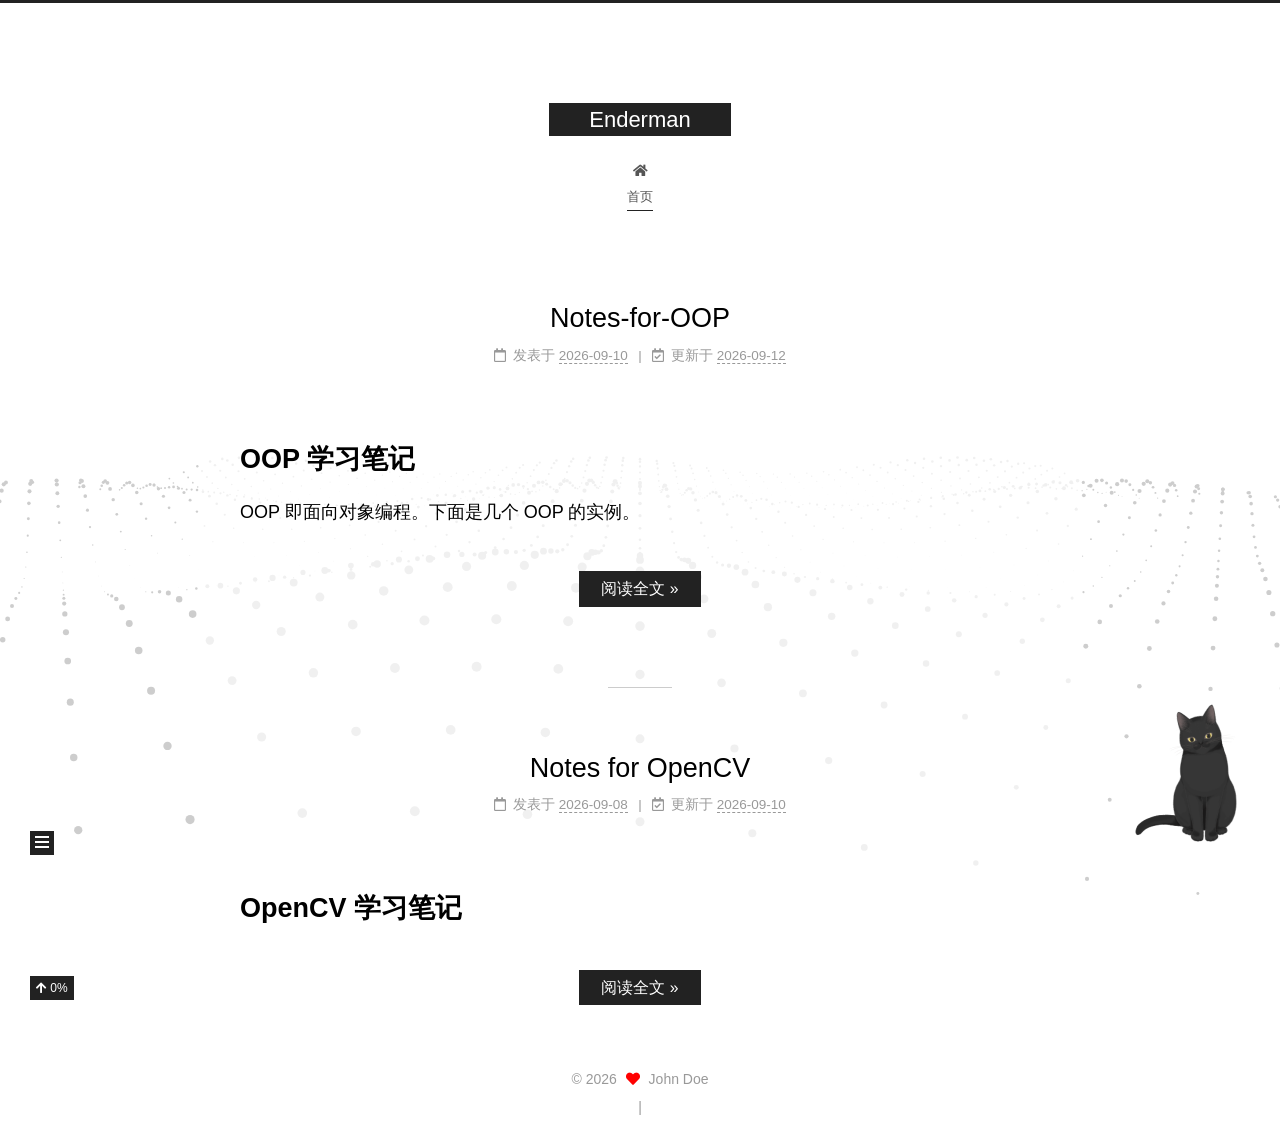
<file: index.html>
<!DOCTYPE html>
<html lang="zh-CN">
<head>
  <meta charset="UTF-8">
<meta name="viewport" content="width=device-width, initial-scale=1, maximum-scale=2">
<meta name="theme-color" content="#222">
<meta name="generator" content="Hexo 8.1.2">
  <link rel="apple-touch-icon" sizes="180x180" href="/images/apple-touch-icon-next.png">
  <link rel="icon" type="image/png" sizes="32x32" href="/images/favicon-32x32-next.png">
  <link rel="icon" type="image/png" sizes="16x16" href="/images/favicon-16x16-next.png">
  <link rel="mask-icon" href="/images/logo.svg" color="#222">

<link rel="stylesheet" href="/css/main.css">


<link rel="stylesheet" href="/lib/font-awesome/css/all.min.css">

<script id="hexo-configurations">
    var NexT = window.NexT || {};
    var CONFIG = {"hostname":"example.com","root":"/","scheme":"Muse","version":"7.8.0","exturl":false,"sidebar":{"position":"left","display":"post","padding":18,"offset":12,"onmobile":false},"copycode":{"enable":false,"show_result":false,"style":null},"back2top":{"enable":true,"sidebar":false,"scrollpercent":true},"bookmark":{"enable":false,"color":"#222","save":"auto"},"fancybox":false,"mediumzoom":false,"lazyload":false,"pangu":false,"comments":{"style":"tabs","active":null,"storage":true,"lazyload":false,"nav":null},"algolia":{"hits":{"per_page":10},"labels":{"input_placeholder":"Search for Posts","hits_empty":"We didn't find any results for the search: ${query}","hits_stats":"${hits} results found in ${time} ms"}},"localsearch":{"enable":false,"trigger":"auto","top_n_per_article":1,"unescape":false,"preload":false},"motion":{"enable":true,"async":false,"transition":{"post_block":"fadeIn","post_header":"slideDownIn","post_body":"slideDownIn","coll_header":"slideLeftIn","sidebar":"slideUpIn"}}};
  </script>

  <meta property="og:type" content="website">
<meta property="og:title" content="Enderman">
<meta property="og:url" content="http://example.com/index.html">
<meta property="og:site_name" content="Enderman">
<meta property="og:locale" content="zh_CN">
<meta property="article:author" content="John Doe">
<meta name="twitter:card" content="summary">

<link rel="canonical" href="http://example.com/">


<script id="page-configurations">
  // https://hexo.io/docs/variables.html
  CONFIG.page = {
    sidebar: "",
    isHome : true,
    isPost : false,
    lang   : 'zh-CN'
  };
</script>

  <title>Enderman</title>
  






  <noscript>
  <style>
  .use-motion .brand,
  .use-motion .menu-item,
  .sidebar-inner,
  .use-motion .post-block,
  .use-motion .pagination,
  .use-motion .comments,
  .use-motion .post-header,
  .use-motion .post-body,
  .use-motion .collection-header { opacity: initial; }

  .use-motion .site-title,
  .use-motion .site-subtitle {
    opacity: initial;
    top: initial;
  }

  .use-motion .logo-line-before i { left: initial; }
  .use-motion .logo-line-after i { right: initial; }
  </style>
</noscript>

  <script type="text/javascript" src="/js/clicklove.js"></script>
</head>

<body itemscope itemtype="http://schema.org/WebPage">
  <div class="container use-motion">
    <div class="headband"></div>

    <header class="header" itemscope itemtype="http://schema.org/WPHeader">
      <div class="header-inner"><div class="site-brand-container">
  <div class="site-nav-toggle">
    <div class="toggle" aria-label="切换导航栏">
      <span class="toggle-line toggle-line-first"></span>
      <span class="toggle-line toggle-line-middle"></span>
      <span class="toggle-line toggle-line-last"></span>
    </div>
  </div>

  <div class="site-meta">

    <a href="/" class="brand" rel="start">
      <span class="logo-line-before"><i></i></span>
      <h1 class="site-title">Enderman</h1>
      <span class="logo-line-after"><i></i></span>
    </a>
  </div>

  <div class="site-nav-right">
    <div class="toggle popup-trigger">
    </div>
  </div>
</div>




<nav class="site-nav">
  <ul id="menu" class="main-menu menu">
        <li class="menu-item menu-item-home">

    <a href="/" rel="section"><i class="fa fa-home fa-fw"></i>首页</a>

  </li>
  </ul>
</nav>




</div>
    </header>

    
  <div class="back-to-top">
    <i class="fa fa-arrow-up"></i>
    <span>0%</span>
  </div>


    <main class="main">
      <div class="main-inner">
        <div class="content-wrap">
          

          <div class="content index posts-expand">
            
      
  
  
  <article itemscope itemtype="http://schema.org/Article" class="post-block" lang="zh-CN">
    <link itemprop="mainEntityOfPage" href="http://example.com/2026/09/10/Notes-for-OOP/">

    <span hidden itemprop="author" itemscope itemtype="http://schema.org/Person">
      <meta itemprop="image" content="/images/Enderman.jpg">
      <meta itemprop="name" content="John Doe">
      <meta itemprop="description" content="">
    </span>

    <span hidden itemprop="publisher" itemscope itemtype="http://schema.org/Organization">
      <meta itemprop="name" content="Enderman">
    </span>
      <header class="post-header">
        <h2 class="post-title" itemprop="name headline">
          
            <a href="/2026/09/10/Notes-for-OOP/" class="post-title-link" itemprop="url">Notes-for-OOP</a>
        </h2>

        <div class="post-meta">
            <span class="post-meta-item">
              <span class="post-meta-item-icon">
                <i class="far fa-calendar"></i>
              </span>
              <span class="post-meta-item-text">发表于</span>

              <time title="创建时间：2026-09-10 22:04:23" itemprop="dateCreated datePublished" datetime="2026-09-10T22:04:23+08:00">2026-09-10</time>
            </span>
              <span class="post-meta-item">
                <span class="post-meta-item-icon">
                  <i class="far fa-calendar-check"></i>
                </span>
                <span class="post-meta-item-text">更新于</span>
                <time title="修改时间：2026-09-12 14:50:06" itemprop="dateModified" datetime="2026-09-12T14:50:06+08:00">2026-09-12</time>
              </span>

          

        </div>
      </header>

    
    
    
    <div class="post-body" itemprop="articleBody">

      
          <h1 id="oop-学习笔记">OOP 学习笔记</h1>
<p>OOP 即面向对象编程。下面是几个 OOP 的实例。</p>
          <!--noindex-->
            <div class="post-button">
              <a class="btn" href="/2026/09/10/Notes-for-OOP/#more" rel="contents">
                阅读全文 &raquo;
              </a>
            </div>
          <!--/noindex-->
        
      
    </div>

    
    
    
      <footer class="post-footer">
        <div class="post-eof"></div>
      </footer>
  </article>
  
  
  

      
  
  
  <article itemscope itemtype="http://schema.org/Article" class="post-block" lang="zh-CN">
    <link itemprop="mainEntityOfPage" href="http://example.com/2026/09/08/Notes-for-OpenCV/">

    <span hidden itemprop="author" itemscope itemtype="http://schema.org/Person">
      <meta itemprop="image" content="/images/Enderman.jpg">
      <meta itemprop="name" content="John Doe">
      <meta itemprop="description" content="">
    </span>

    <span hidden itemprop="publisher" itemscope itemtype="http://schema.org/Organization">
      <meta itemprop="name" content="Enderman">
    </span>
      <header class="post-header">
        <h2 class="post-title" itemprop="name headline">
          
            <a href="/2026/09/08/Notes-for-OpenCV/" class="post-title-link" itemprop="url">Notes for OpenCV</a>
        </h2>

        <div class="post-meta">
            <span class="post-meta-item">
              <span class="post-meta-item-icon">
                <i class="far fa-calendar"></i>
              </span>
              <span class="post-meta-item-text">发表于</span>

              <time title="创建时间：2026-09-08 09:50:00" itemprop="dateCreated datePublished" datetime="2026-09-08T09:50:00+08:00">2026-09-08</time>
            </span>
              <span class="post-meta-item">
                <span class="post-meta-item-icon">
                  <i class="far fa-calendar-check"></i>
                </span>
                <span class="post-meta-item-text">更新于</span>
                <time title="修改时间：2026-09-10 22:02:47" itemprop="dateModified" datetime="2026-09-10T22:02:47+08:00">2026-09-10</time>
              </span>

          

        </div>
      </header>

    
    
    
    <div class="post-body" itemprop="articleBody">

      
          <h1 id="opencv-学习笔记">OpenCV 学习笔记</h1>
          <!--noindex-->
            <div class="post-button">
              <a class="btn" href="/2026/09/08/Notes-for-OpenCV/#more" rel="contents">
                阅读全文 &raquo;
              </a>
            </div>
          <!--/noindex-->
        
      
    </div>

    
    
    
      <footer class="post-footer">
        <div class="post-eof"></div>
      </footer>
  </article>
  
  
  


  



          </div>
          

<script>
  window.addEventListener('tabs:register', () => {
    let { activeClass } = CONFIG.comments;
    if (CONFIG.comments.storage) {
      activeClass = localStorage.getItem('comments_active') || activeClass;
    }
    if (activeClass) {
      let activeTab = document.querySelector(`a[href="#comment-${activeClass}"]`);
      if (activeTab) {
        activeTab.click();
      }
    }
  });
  if (CONFIG.comments.storage) {
    window.addEventListener('tabs:click', event => {
      if (!event.target.matches('.tabs-comment .tab-content .tab-pane')) return;
      let commentClass = event.target.classList[1];
      localStorage.setItem('comments_active', commentClass);
    });
  }
</script>

        </div>
          
  
  <div class="toggle sidebar-toggle">
    <span class="toggle-line toggle-line-first"></span>
    <span class="toggle-line toggle-line-middle"></span>
    <span class="toggle-line toggle-line-last"></span>
  </div>

  <aside class="sidebar">
    <div class="sidebar-inner">

      <ul class="sidebar-nav motion-element">
        <li class="sidebar-nav-toc">
          文章目录
        </li>
        <li class="sidebar-nav-overview">
          站点概览
        </li>
      </ul>

      <!--noindex-->
      <div class="post-toc-wrap sidebar-panel">
      </div>
      <!--/noindex-->

      <div class="site-overview-wrap sidebar-panel">
        <div class="site-author motion-element" itemprop="author" itemscope itemtype="http://schema.org/Person">
    <img class="site-author-image" itemprop="image" alt="John Doe"
      src="/images/Enderman.jpg">
  <p class="site-author-name" itemprop="name">John Doe</p>
  <div class="site-description" itemprop="description"></div>
</div>
<div class="site-state-wrap motion-element">
  <nav class="site-state">
      <div class="site-state-item site-state-posts">
          <a href="/archives">
          <span class="site-state-item-count">2</span>
          <span class="site-state-item-name">日志</span>
        </a>
      </div>
      <div class="site-state-item site-state-tags">
        <span class="site-state-item-count">2</span>
        <span class="site-state-item-name">标签</span>
      </div>
  </nav>
</div>
  <div class="links-of-author motion-element">
      <span class="links-of-author-item">
        <a href="mailto:Xiangyu_Zheng2007@outlook.com" title="E-Mail → mailto:Xiangyu_Zheng2007@outlook.com" rel="noopener" target="_blank"><i class="fa fa-envelope fa-fw"></i>E-Mail</a>
      </span>
  </div>



      </div>

    </div>
  </aside>
  <div id="sidebar-dimmer"></div>


      </div>
    </main>

    <footer class="footer">
      <div class="footer-inner">
        

        

<div class="copyright">
  
  &copy; 
  <span itemprop="copyrightYear">2026</span>
  <span class="with-love">
    <i class="fa fa-heart"></i>
  </span>
  <span class="author" itemprop="copyrightHolder">John Doe</span>
</div>

<!--
  <div class="powered-by">由 <a href="https://hexo.io/" class="theme-link" rel="noopener" target="_blank">Hexo</a> & <a href="https://muse.theme-next.org/" class="theme-link" rel="noopener" target="_blank">NexT.Muse</a> 强力驱动
  </div>
-->

        
<div class="busuanzi-count">
  <script async src="https://busuanzi.ibruce.info/busuanzi/2.3/busuanzi.pure.mini.js"></script>
    <span class="post-meta-item" id="busuanzi_container_site_uv" style="display: none;">
      <span class="post-meta-item-icon">
        <i class="fa fa-user"></i>
      </span>
      <span class="site-uv" title="总访客量">
        <span id="busuanzi_value_site_uv"></span>
      </span>
    </span>
    <span class="post-meta-divider">|</span>
    <span class="post-meta-item" id="busuanzi_container_site_pv" style="display: none;">
      <span class="post-meta-item-icon">
        <i class="fa fa-eye"></i>
      </span>
      <span class="site-pv" title="总访问量">
        <span id="busuanzi_value_site_pv"></span>
      </span>
    </span>
</div>








      </div>
    </footer>
  </div>

  
  <script src="/lib/anime.min.js"></script>
  <script src="/lib/velocity/velocity.min.js"></script>
  <script src="/lib/velocity/velocity.ui.min.js"></script>

<script src="/js/utils.js"></script>

<script src="/js/motion.js"></script>


<script src="/js/schemes/muse.js"></script>


<script src="/js/next-boot.js"></script>


  <script defer src="/lib/three/three.min.js"></script>
    <script defer src="/lib/three/three-waves.min.js"></script>


  















  

  

<script src="/live2dw/lib/L2Dwidget.min.js?094cbace49a39548bed64abff5988b05"></script><script>L2Dwidget.init({"pluginRootPath":"live2dw/","pluginJsPath":"lib/","pluginModelPath":"assets/","tagMode":false,"log":false,"model":{"jsonPath":"/live2dw/assets/hijiki.model.json"},"display":{"position":"right","width":150,"height":300},"mobile":{"show":true}});</script></body>
</html>
</file>
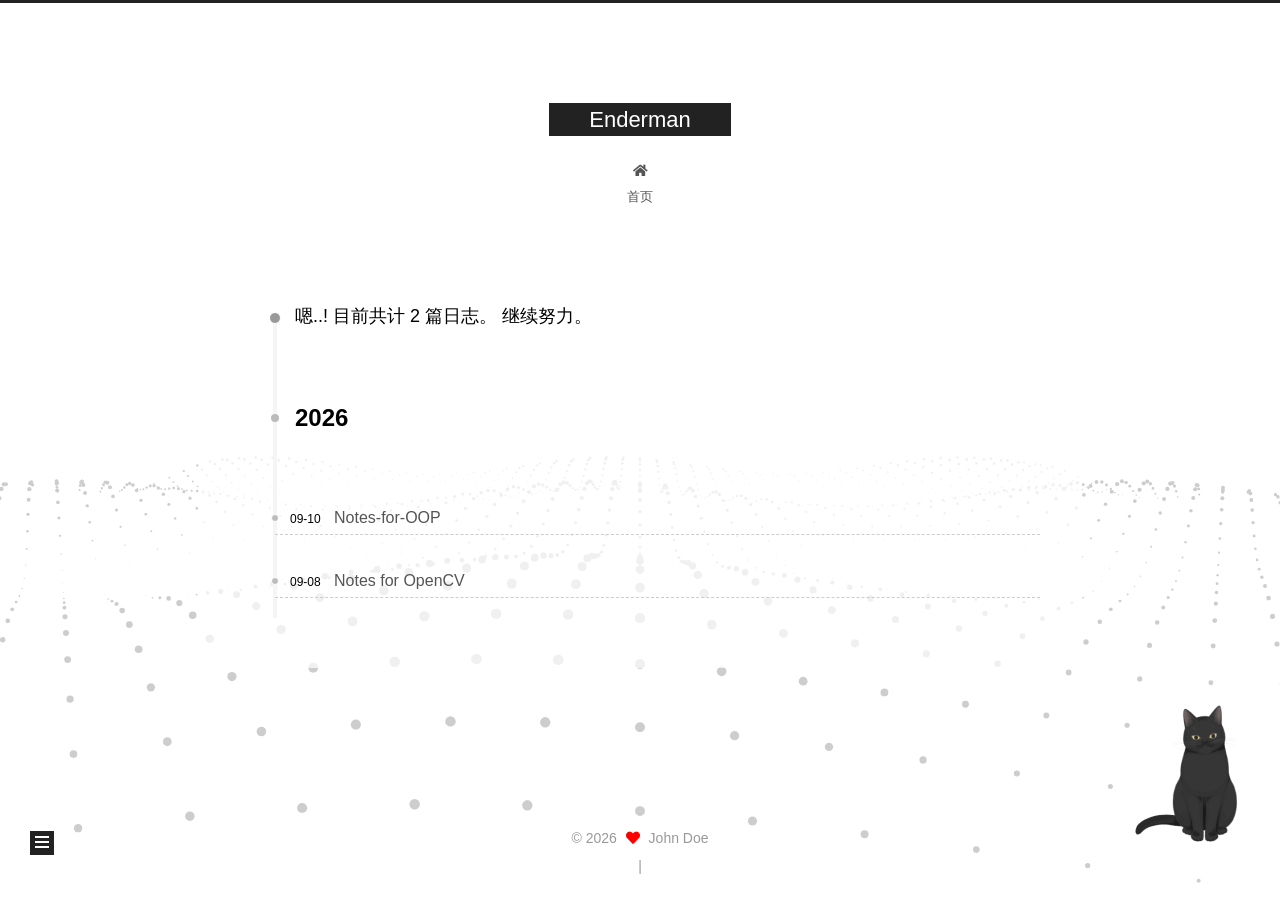
<file: archives/index.html>
<!DOCTYPE html>
<html lang="zh-CN">
<head>
  <meta charset="UTF-8">
<meta name="viewport" content="width=device-width, initial-scale=1, maximum-scale=2">
<meta name="theme-color" content="#222">
<meta name="generator" content="Hexo 8.1.2">
  <link rel="apple-touch-icon" sizes="180x180" href="/images/apple-touch-icon-next.png">
  <link rel="icon" type="image/png" sizes="32x32" href="/images/favicon-32x32-next.png">
  <link rel="icon" type="image/png" sizes="16x16" href="/images/favicon-16x16-next.png">
  <link rel="mask-icon" href="/images/logo.svg" color="#222">

<link rel="stylesheet" href="/css/main.css">


<link rel="stylesheet" href="/lib/font-awesome/css/all.min.css">

<script id="hexo-configurations">
    var NexT = window.NexT || {};
    var CONFIG = {"hostname":"example.com","root":"/","scheme":"Muse","version":"7.8.0","exturl":false,"sidebar":{"position":"left","display":"post","padding":18,"offset":12,"onmobile":false},"copycode":{"enable":false,"show_result":false,"style":null},"back2top":{"enable":true,"sidebar":false,"scrollpercent":true},"bookmark":{"enable":false,"color":"#222","save":"auto"},"fancybox":false,"mediumzoom":false,"lazyload":false,"pangu":false,"comments":{"style":"tabs","active":null,"storage":true,"lazyload":false,"nav":null},"algolia":{"hits":{"per_page":10},"labels":{"input_placeholder":"Search for Posts","hits_empty":"We didn't find any results for the search: ${query}","hits_stats":"${hits} results found in ${time} ms"}},"localsearch":{"enable":false,"trigger":"auto","top_n_per_article":1,"unescape":false,"preload":false},"motion":{"enable":true,"async":false,"transition":{"post_block":"fadeIn","post_header":"slideDownIn","post_body":"slideDownIn","coll_header":"slideLeftIn","sidebar":"slideUpIn"}}};
  </script>

  <meta property="og:type" content="website">
<meta property="og:title" content="Enderman">
<meta property="og:url" content="http://example.com/archives/index.html">
<meta property="og:site_name" content="Enderman">
<meta property="og:locale" content="zh_CN">
<meta property="article:author" content="John Doe">
<meta name="twitter:card" content="summary">

<link rel="canonical" href="http://example.com/archives/">


<script id="page-configurations">
  // https://hexo.io/docs/variables.html
  CONFIG.page = {
    sidebar: "",
    isHome : false,
    isPost : false,
    lang   : 'zh-CN'
  };
</script>

  <title>归档 | Enderman</title>
  






  <noscript>
  <style>
  .use-motion .brand,
  .use-motion .menu-item,
  .sidebar-inner,
  .use-motion .post-block,
  .use-motion .pagination,
  .use-motion .comments,
  .use-motion .post-header,
  .use-motion .post-body,
  .use-motion .collection-header { opacity: initial; }

  .use-motion .site-title,
  .use-motion .site-subtitle {
    opacity: initial;
    top: initial;
  }

  .use-motion .logo-line-before i { left: initial; }
  .use-motion .logo-line-after i { right: initial; }
  </style>
</noscript>

  <script type="text/javascript" src="/js/clicklove.js"></script>
</head>

<body itemscope itemtype="http://schema.org/WebPage">
  <div class="container use-motion">
    <div class="headband"></div>

    <header class="header" itemscope itemtype="http://schema.org/WPHeader">
      <div class="header-inner"><div class="site-brand-container">
  <div class="site-nav-toggle">
    <div class="toggle" aria-label="切换导航栏">
      <span class="toggle-line toggle-line-first"></span>
      <span class="toggle-line toggle-line-middle"></span>
      <span class="toggle-line toggle-line-last"></span>
    </div>
  </div>

  <div class="site-meta">

    <a href="/" class="brand" rel="start">
      <span class="logo-line-before"><i></i></span>
      <h1 class="site-title">Enderman</h1>
      <span class="logo-line-after"><i></i></span>
    </a>
  </div>

  <div class="site-nav-right">
    <div class="toggle popup-trigger">
    </div>
  </div>
</div>




<nav class="site-nav">
  <ul id="menu" class="main-menu menu">
        <li class="menu-item menu-item-home">

    <a href="/" rel="section"><i class="fa fa-home fa-fw"></i>首页</a>

  </li>
  </ul>
</nav>




</div>
    </header>

    
  <div class="back-to-top">
    <i class="fa fa-arrow-up"></i>
    <span>0%</span>
  </div>


    <main class="main">
      <div class="main-inner">
        <div class="content-wrap">
          

          <div class="content archive">
            

  
  
  
  <div class="post-block">
    <div class="posts-collapse">
      <div class="collection-title">
        <span class="collection-header">嗯..! 目前共计 2 篇日志。 继续努力。</span>
      </div>

      
    <div class="collection-year">
      <span class="collection-header">2026</span>
    </div>

  <article itemscope itemtype="http://schema.org/Article">
    <header class="post-header">

      <div class="post-meta">
        <time itemprop="dateCreated"
              datetime="2026-09-10T22:04:23+08:00"
              content="2026-09-10">
          09-10
        </time>
      </div>

      <div class="post-title">
          <a class="post-title-link" href="/2026/09/10/Notes-for-OOP/" itemprop="url">
            <span itemprop="name">Notes-for-OOP</span>
          </a>
      </div>

    </header>
  </article>

  <article itemscope itemtype="http://schema.org/Article">
    <header class="post-header">

      <div class="post-meta">
        <time itemprop="dateCreated"
              datetime="2026-09-08T09:50:00+08:00"
              content="2026-09-08">
          09-08
        </time>
      </div>

      <div class="post-title">
          <a class="post-title-link" href="/2026/09/08/Notes-for-OpenCV/" itemprop="url">
            <span itemprop="name">Notes for OpenCV</span>
          </a>
      </div>

    </header>
  </article>


    </div>
  </div>
  
  
  

  



          </div>
          

<script>
  window.addEventListener('tabs:register', () => {
    let { activeClass } = CONFIG.comments;
    if (CONFIG.comments.storage) {
      activeClass = localStorage.getItem('comments_active') || activeClass;
    }
    if (activeClass) {
      let activeTab = document.querySelector(`a[href="#comment-${activeClass}"]`);
      if (activeTab) {
        activeTab.click();
      }
    }
  });
  if (CONFIG.comments.storage) {
    window.addEventListener('tabs:click', event => {
      if (!event.target.matches('.tabs-comment .tab-content .tab-pane')) return;
      let commentClass = event.target.classList[1];
      localStorage.setItem('comments_active', commentClass);
    });
  }
</script>

        </div>
          
  
  <div class="toggle sidebar-toggle">
    <span class="toggle-line toggle-line-first"></span>
    <span class="toggle-line toggle-line-middle"></span>
    <span class="toggle-line toggle-line-last"></span>
  </div>

  <aside class="sidebar">
    <div class="sidebar-inner">

      <ul class="sidebar-nav motion-element">
        <li class="sidebar-nav-toc">
          文章目录
        </li>
        <li class="sidebar-nav-overview">
          站点概览
        </li>
      </ul>

      <!--noindex-->
      <div class="post-toc-wrap sidebar-panel">
      </div>
      <!--/noindex-->

      <div class="site-overview-wrap sidebar-panel">
        <div class="site-author motion-element" itemprop="author" itemscope itemtype="http://schema.org/Person">
    <img class="site-author-image" itemprop="image" alt="John Doe"
      src="/images/Enderman.jpg">
  <p class="site-author-name" itemprop="name">John Doe</p>
  <div class="site-description" itemprop="description"></div>
</div>
<div class="site-state-wrap motion-element">
  <nav class="site-state">
      <div class="site-state-item site-state-posts">
          <a href="/archives">
          <span class="site-state-item-count">2</span>
          <span class="site-state-item-name">日志</span>
        </a>
      </div>
      <div class="site-state-item site-state-tags">
        <span class="site-state-item-count">2</span>
        <span class="site-state-item-name">标签</span>
      </div>
  </nav>
</div>
  <div class="links-of-author motion-element">
      <span class="links-of-author-item">
        <a href="mailto:Xiangyu_Zheng2007@outlook.com" title="E-Mail → mailto:Xiangyu_Zheng2007@outlook.com" rel="noopener" target="_blank"><i class="fa fa-envelope fa-fw"></i>E-Mail</a>
      </span>
  </div>



      </div>

    </div>
  </aside>
  <div id="sidebar-dimmer"></div>


      </div>
    </main>

    <footer class="footer">
      <div class="footer-inner">
        

        

<div class="copyright">
  
  &copy; 
  <span itemprop="copyrightYear">2026</span>
  <span class="with-love">
    <i class="fa fa-heart"></i>
  </span>
  <span class="author" itemprop="copyrightHolder">John Doe</span>
</div>

<!--
  <div class="powered-by">由 <a href="https://hexo.io/" class="theme-link" rel="noopener" target="_blank">Hexo</a> & <a href="https://muse.theme-next.org/" class="theme-link" rel="noopener" target="_blank">NexT.Muse</a> 强力驱动
  </div>
-->

        
<div class="busuanzi-count">
  <script async src="https://busuanzi.ibruce.info/busuanzi/2.3/busuanzi.pure.mini.js"></script>
    <span class="post-meta-item" id="busuanzi_container_site_uv" style="display: none;">
      <span class="post-meta-item-icon">
        <i class="fa fa-user"></i>
      </span>
      <span class="site-uv" title="总访客量">
        <span id="busuanzi_value_site_uv"></span>
      </span>
    </span>
    <span class="post-meta-divider">|</span>
    <span class="post-meta-item" id="busuanzi_container_site_pv" style="display: none;">
      <span class="post-meta-item-icon">
        <i class="fa fa-eye"></i>
      </span>
      <span class="site-pv" title="总访问量">
        <span id="busuanzi_value_site_pv"></span>
      </span>
    </span>
</div>








      </div>
    </footer>
  </div>

  
  <script src="/lib/anime.min.js"></script>
  <script src="/lib/velocity/velocity.min.js"></script>
  <script src="/lib/velocity/velocity.ui.min.js"></script>

<script src="/js/utils.js"></script>

<script src="/js/motion.js"></script>


<script src="/js/schemes/muse.js"></script>


<script src="/js/next-boot.js"></script>


  <script defer src="/lib/three/three.min.js"></script>
    <script defer src="/lib/three/three-waves.min.js"></script>


  















  

  

<script src="/live2dw/lib/L2Dwidget.min.js?094cbace49a39548bed64abff5988b05"></script><script>L2Dwidget.init({"pluginRootPath":"live2dw/","pluginJsPath":"lib/","pluginModelPath":"assets/","tagMode":false,"log":false,"model":{"jsonPath":"/live2dw/assets/hijiki.model.json"},"display":{"position":"right","width":150,"height":300},"mobile":{"show":true}});</script></body>
</html>
</file>
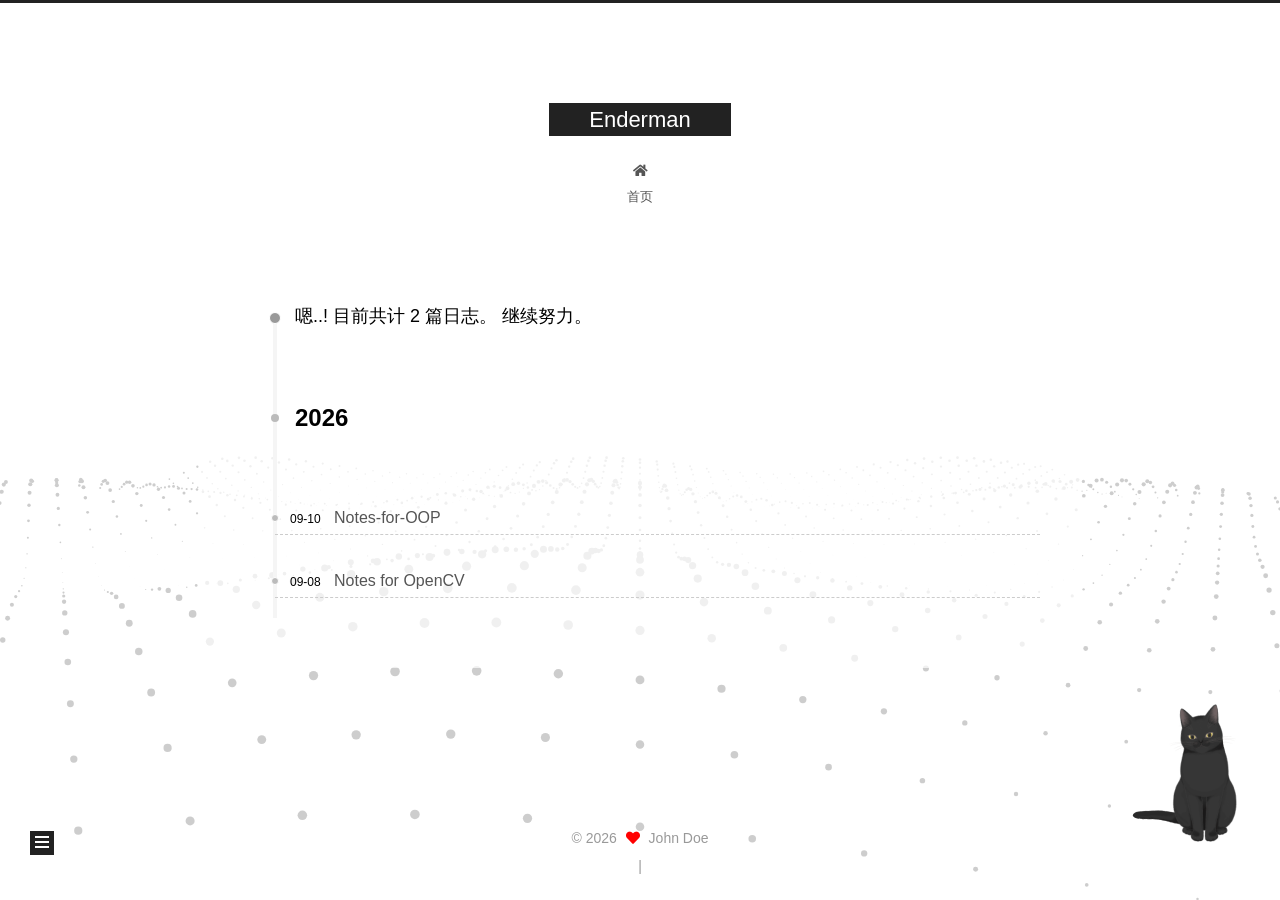
<file: archives/2026/index.html>
<!DOCTYPE html>
<html lang="zh-CN">
<head>
  <meta charset="UTF-8">
<meta name="viewport" content="width=device-width, initial-scale=1, maximum-scale=2">
<meta name="theme-color" content="#222">
<meta name="generator" content="Hexo 8.1.2">
  <link rel="apple-touch-icon" sizes="180x180" href="/images/apple-touch-icon-next.png">
  <link rel="icon" type="image/png" sizes="32x32" href="/images/favicon-32x32-next.png">
  <link rel="icon" type="image/png" sizes="16x16" href="/images/favicon-16x16-next.png">
  <link rel="mask-icon" href="/images/logo.svg" color="#222">

<link rel="stylesheet" href="/css/main.css">


<link rel="stylesheet" href="/lib/font-awesome/css/all.min.css">

<script id="hexo-configurations">
    var NexT = window.NexT || {};
    var CONFIG = {"hostname":"example.com","root":"/","scheme":"Muse","version":"7.8.0","exturl":false,"sidebar":{"position":"left","display":"post","padding":18,"offset":12,"onmobile":false},"copycode":{"enable":false,"show_result":false,"style":null},"back2top":{"enable":true,"sidebar":false,"scrollpercent":true},"bookmark":{"enable":false,"color":"#222","save":"auto"},"fancybox":false,"mediumzoom":false,"lazyload":false,"pangu":false,"comments":{"style":"tabs","active":null,"storage":true,"lazyload":false,"nav":null},"algolia":{"hits":{"per_page":10},"labels":{"input_placeholder":"Search for Posts","hits_empty":"We didn't find any results for the search: ${query}","hits_stats":"${hits} results found in ${time} ms"}},"localsearch":{"enable":false,"trigger":"auto","top_n_per_article":1,"unescape":false,"preload":false},"motion":{"enable":true,"async":false,"transition":{"post_block":"fadeIn","post_header":"slideDownIn","post_body":"slideDownIn","coll_header":"slideLeftIn","sidebar":"slideUpIn"}}};
  </script>

  <meta property="og:type" content="website">
<meta property="og:title" content="Enderman">
<meta property="og:url" content="http://example.com/archives/2026/index.html">
<meta property="og:site_name" content="Enderman">
<meta property="og:locale" content="zh_CN">
<meta property="article:author" content="John Doe">
<meta name="twitter:card" content="summary">

<link rel="canonical" href="http://example.com/archives/2026/">


<script id="page-configurations">
  // https://hexo.io/docs/variables.html
  CONFIG.page = {
    sidebar: "",
    isHome : false,
    isPost : false,
    lang   : 'zh-CN'
  };
</script>

  <title>归档 | Enderman</title>
  






  <noscript>
  <style>
  .use-motion .brand,
  .use-motion .menu-item,
  .sidebar-inner,
  .use-motion .post-block,
  .use-motion .pagination,
  .use-motion .comments,
  .use-motion .post-header,
  .use-motion .post-body,
  .use-motion .collection-header { opacity: initial; }

  .use-motion .site-title,
  .use-motion .site-subtitle {
    opacity: initial;
    top: initial;
  }

  .use-motion .logo-line-before i { left: initial; }
  .use-motion .logo-line-after i { right: initial; }
  </style>
</noscript>

  <script type="text/javascript" src="/js/clicklove.js"></script>
</head>

<body itemscope itemtype="http://schema.org/WebPage">
  <div class="container use-motion">
    <div class="headband"></div>

    <header class="header" itemscope itemtype="http://schema.org/WPHeader">
      <div class="header-inner"><div class="site-brand-container">
  <div class="site-nav-toggle">
    <div class="toggle" aria-label="切换导航栏">
      <span class="toggle-line toggle-line-first"></span>
      <span class="toggle-line toggle-line-middle"></span>
      <span class="toggle-line toggle-line-last"></span>
    </div>
  </div>

  <div class="site-meta">

    <a href="/" class="brand" rel="start">
      <span class="logo-line-before"><i></i></span>
      <h1 class="site-title">Enderman</h1>
      <span class="logo-line-after"><i></i></span>
    </a>
  </div>

  <div class="site-nav-right">
    <div class="toggle popup-trigger">
    </div>
  </div>
</div>




<nav class="site-nav">
  <ul id="menu" class="main-menu menu">
        <li class="menu-item menu-item-home">

    <a href="/" rel="section"><i class="fa fa-home fa-fw"></i>首页</a>

  </li>
  </ul>
</nav>




</div>
    </header>

    
  <div class="back-to-top">
    <i class="fa fa-arrow-up"></i>
    <span>0%</span>
  </div>


    <main class="main">
      <div class="main-inner">
        <div class="content-wrap">
          

          <div class="content archive">
            

  
  
  
  <div class="post-block">
    <div class="posts-collapse">
      <div class="collection-title">
        <span class="collection-header">嗯..! 目前共计 2 篇日志。 继续努力。</span>
      </div>

      
    <div class="collection-year">
      <span class="collection-header">2026</span>
    </div>

  <article itemscope itemtype="http://schema.org/Article">
    <header class="post-header">

      <div class="post-meta">
        <time itemprop="dateCreated"
              datetime="2026-09-10T22:04:23+08:00"
              content="2026-09-10">
          09-10
        </time>
      </div>

      <div class="post-title">
          <a class="post-title-link" href="/2026/09/10/Notes-for-OOP/" itemprop="url">
            <span itemprop="name">Notes-for-OOP</span>
          </a>
      </div>

    </header>
  </article>

  <article itemscope itemtype="http://schema.org/Article">
    <header class="post-header">

      <div class="post-meta">
        <time itemprop="dateCreated"
              datetime="2026-09-08T09:50:00+08:00"
              content="2026-09-08">
          09-08
        </time>
      </div>

      <div class="post-title">
          <a class="post-title-link" href="/2026/09/08/Notes-for-OpenCV/" itemprop="url">
            <span itemprop="name">Notes for OpenCV</span>
          </a>
      </div>

    </header>
  </article>


    </div>
  </div>
  
  
  

  



          </div>
          

<script>
  window.addEventListener('tabs:register', () => {
    let { activeClass } = CONFIG.comments;
    if (CONFIG.comments.storage) {
      activeClass = localStorage.getItem('comments_active') || activeClass;
    }
    if (activeClass) {
      let activeTab = document.querySelector(`a[href="#comment-${activeClass}"]`);
      if (activeTab) {
        activeTab.click();
      }
    }
  });
  if (CONFIG.comments.storage) {
    window.addEventListener('tabs:click', event => {
      if (!event.target.matches('.tabs-comment .tab-content .tab-pane')) return;
      let commentClass = event.target.classList[1];
      localStorage.setItem('comments_active', commentClass);
    });
  }
</script>

        </div>
          
  
  <div class="toggle sidebar-toggle">
    <span class="toggle-line toggle-line-first"></span>
    <span class="toggle-line toggle-line-middle"></span>
    <span class="toggle-line toggle-line-last"></span>
  </div>

  <aside class="sidebar">
    <div class="sidebar-inner">

      <ul class="sidebar-nav motion-element">
        <li class="sidebar-nav-toc">
          文章目录
        </li>
        <li class="sidebar-nav-overview">
          站点概览
        </li>
      </ul>

      <!--noindex-->
      <div class="post-toc-wrap sidebar-panel">
      </div>
      <!--/noindex-->

      <div class="site-overview-wrap sidebar-panel">
        <div class="site-author motion-element" itemprop="author" itemscope itemtype="http://schema.org/Person">
    <img class="site-author-image" itemprop="image" alt="John Doe"
      src="/images/Enderman.jpg">
  <p class="site-author-name" itemprop="name">John Doe</p>
  <div class="site-description" itemprop="description"></div>
</div>
<div class="site-state-wrap motion-element">
  <nav class="site-state">
      <div class="site-state-item site-state-posts">
          <a href="/archives">
          <span class="site-state-item-count">2</span>
          <span class="site-state-item-name">日志</span>
        </a>
      </div>
      <div class="site-state-item site-state-tags">
        <span class="site-state-item-count">2</span>
        <span class="site-state-item-name">标签</span>
      </div>
  </nav>
</div>
  <div class="links-of-author motion-element">
      <span class="links-of-author-item">
        <a href="mailto:Xiangyu_Zheng2007@outlook.com" title="E-Mail → mailto:Xiangyu_Zheng2007@outlook.com" rel="noopener" target="_blank"><i class="fa fa-envelope fa-fw"></i>E-Mail</a>
      </span>
  </div>



      </div>

    </div>
  </aside>
  <div id="sidebar-dimmer"></div>


      </div>
    </main>

    <footer class="footer">
      <div class="footer-inner">
        

        

<div class="copyright">
  
  &copy; 
  <span itemprop="copyrightYear">2026</span>
  <span class="with-love">
    <i class="fa fa-heart"></i>
  </span>
  <span class="author" itemprop="copyrightHolder">John Doe</span>
</div>

<!--
  <div class="powered-by">由 <a href="https://hexo.io/" class="theme-link" rel="noopener" target="_blank">Hexo</a> & <a href="https://muse.theme-next.org/" class="theme-link" rel="noopener" target="_blank">NexT.Muse</a> 强力驱动
  </div>
-->

        
<div class="busuanzi-count">
  <script async src="https://busuanzi.ibruce.info/busuanzi/2.3/busuanzi.pure.mini.js"></script>
    <span class="post-meta-item" id="busuanzi_container_site_uv" style="display: none;">
      <span class="post-meta-item-icon">
        <i class="fa fa-user"></i>
      </span>
      <span class="site-uv" title="总访客量">
        <span id="busuanzi_value_site_uv"></span>
      </span>
    </span>
    <span class="post-meta-divider">|</span>
    <span class="post-meta-item" id="busuanzi_container_site_pv" style="display: none;">
      <span class="post-meta-item-icon">
        <i class="fa fa-eye"></i>
      </span>
      <span class="site-pv" title="总访问量">
        <span id="busuanzi_value_site_pv"></span>
      </span>
    </span>
</div>








      </div>
    </footer>
  </div>

  
  <script src="/lib/anime.min.js"></script>
  <script src="/lib/velocity/velocity.min.js"></script>
  <script src="/lib/velocity/velocity.ui.min.js"></script>

<script src="/js/utils.js"></script>

<script src="/js/motion.js"></script>


<script src="/js/schemes/muse.js"></script>


<script src="/js/next-boot.js"></script>


  <script defer src="/lib/three/three.min.js"></script>
    <script defer src="/lib/three/three-waves.min.js"></script>


  















  

  

<script src="/live2dw/lib/L2Dwidget.min.js?094cbace49a39548bed64abff5988b05"></script><script>L2Dwidget.init({"pluginRootPath":"live2dw/","pluginJsPath":"lib/","pluginModelPath":"assets/","tagMode":false,"log":false,"model":{"jsonPath":"/live2dw/assets/hijiki.model.json"},"display":{"position":"right","width":150,"height":300},"mobile":{"show":true}});</script></body>
</html>
</file>
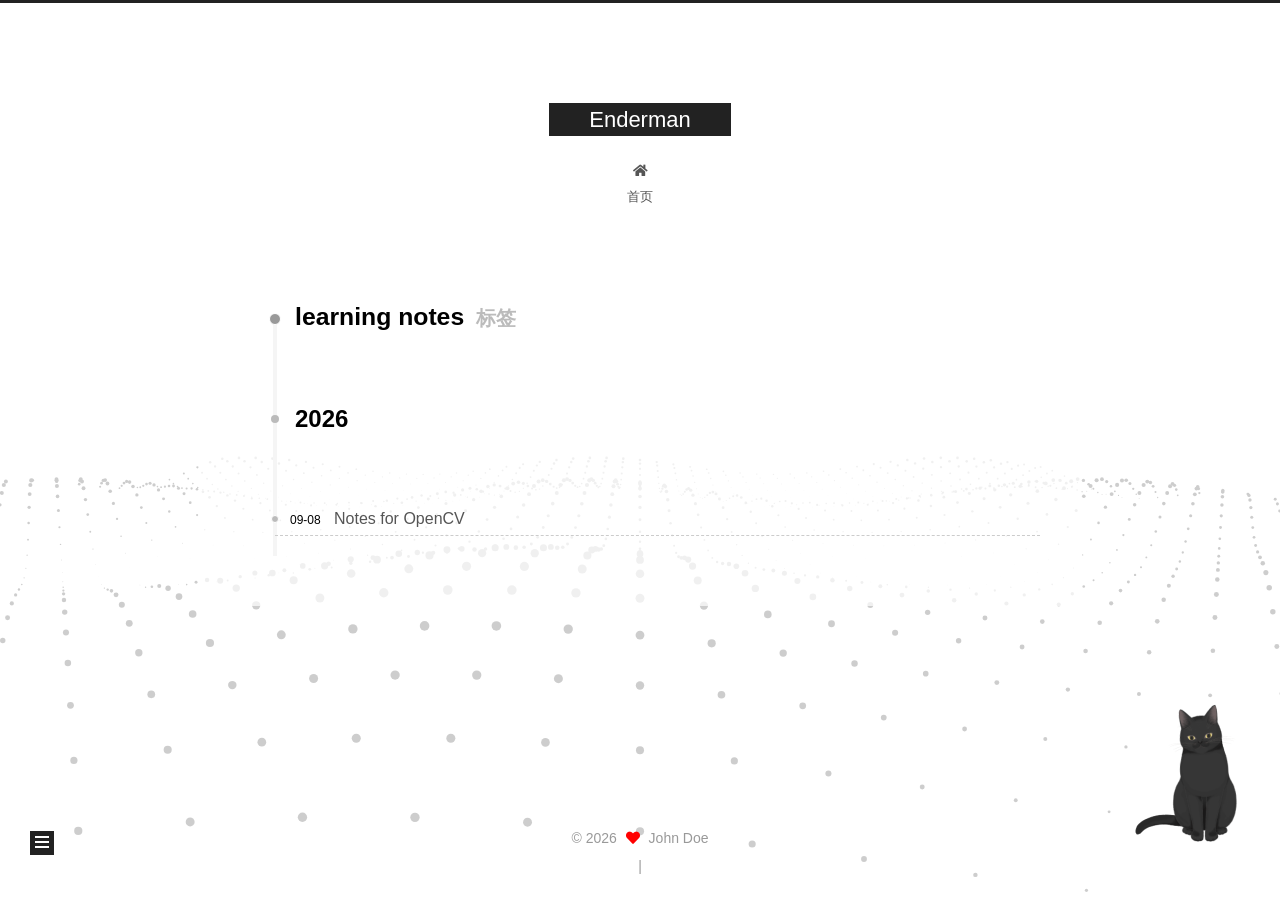
<file: tags/learning-notes/index.html>
<!DOCTYPE html>
<html lang="zh-CN">
<head>
  <meta charset="UTF-8">
<meta name="viewport" content="width=device-width, initial-scale=1, maximum-scale=2">
<meta name="theme-color" content="#222">
<meta name="generator" content="Hexo 8.1.2">
  <link rel="apple-touch-icon" sizes="180x180" href="/images/apple-touch-icon-next.png">
  <link rel="icon" type="image/png" sizes="32x32" href="/images/favicon-32x32-next.png">
  <link rel="icon" type="image/png" sizes="16x16" href="/images/favicon-16x16-next.png">
  <link rel="mask-icon" href="/images/logo.svg" color="#222">

<link rel="stylesheet" href="/css/main.css">


<link rel="stylesheet" href="/lib/font-awesome/css/all.min.css">

<script id="hexo-configurations">
    var NexT = window.NexT || {};
    var CONFIG = {"hostname":"example.com","root":"/","scheme":"Muse","version":"7.8.0","exturl":false,"sidebar":{"position":"left","display":"post","padding":18,"offset":12,"onmobile":false},"copycode":{"enable":false,"show_result":false,"style":null},"back2top":{"enable":true,"sidebar":false,"scrollpercent":true},"bookmark":{"enable":false,"color":"#222","save":"auto"},"fancybox":false,"mediumzoom":false,"lazyload":false,"pangu":false,"comments":{"style":"tabs","active":null,"storage":true,"lazyload":false,"nav":null},"algolia":{"hits":{"per_page":10},"labels":{"input_placeholder":"Search for Posts","hits_empty":"We didn't find any results for the search: ${query}","hits_stats":"${hits} results found in ${time} ms"}},"localsearch":{"enable":false,"trigger":"auto","top_n_per_article":1,"unescape":false,"preload":false},"motion":{"enable":true,"async":false,"transition":{"post_block":"fadeIn","post_header":"slideDownIn","post_body":"slideDownIn","coll_header":"slideLeftIn","sidebar":"slideUpIn"}}};
  </script>

  <meta property="og:type" content="website">
<meta property="og:title" content="Enderman">
<meta property="og:url" content="http://example.com/tags/learning-notes/index.html">
<meta property="og:site_name" content="Enderman">
<meta property="og:locale" content="zh_CN">
<meta property="article:author" content="John Doe">
<meta name="twitter:card" content="summary">

<link rel="canonical" href="http://example.com/tags/learning-notes/">


<script id="page-configurations">
  // https://hexo.io/docs/variables.html
  CONFIG.page = {
    sidebar: "",
    isHome : false,
    isPost : false,
    lang   : 'zh-CN'
  };
</script>

  <title>标签: learning notes | Enderman</title>
  






  <noscript>
  <style>
  .use-motion .brand,
  .use-motion .menu-item,
  .sidebar-inner,
  .use-motion .post-block,
  .use-motion .pagination,
  .use-motion .comments,
  .use-motion .post-header,
  .use-motion .post-body,
  .use-motion .collection-header { opacity: initial; }

  .use-motion .site-title,
  .use-motion .site-subtitle {
    opacity: initial;
    top: initial;
  }

  .use-motion .logo-line-before i { left: initial; }
  .use-motion .logo-line-after i { right: initial; }
  </style>
</noscript>

  <script type="text/javascript" src="/js/clicklove.js"></script>
</head>

<body itemscope itemtype="http://schema.org/WebPage">
  <div class="container use-motion">
    <div class="headband"></div>

    <header class="header" itemscope itemtype="http://schema.org/WPHeader">
      <div class="header-inner"><div class="site-brand-container">
  <div class="site-nav-toggle">
    <div class="toggle" aria-label="切换导航栏">
      <span class="toggle-line toggle-line-first"></span>
      <span class="toggle-line toggle-line-middle"></span>
      <span class="toggle-line toggle-line-last"></span>
    </div>
  </div>

  <div class="site-meta">

    <a href="/" class="brand" rel="start">
      <span class="logo-line-before"><i></i></span>
      <h1 class="site-title">Enderman</h1>
      <span class="logo-line-after"><i></i></span>
    </a>
  </div>

  <div class="site-nav-right">
    <div class="toggle popup-trigger">
    </div>
  </div>
</div>




<nav class="site-nav">
  <ul id="menu" class="main-menu menu">
        <li class="menu-item menu-item-home">

    <a href="/" rel="section"><i class="fa fa-home fa-fw"></i>首页</a>

  </li>
  </ul>
</nav>




</div>
    </header>

    
  <div class="back-to-top">
    <i class="fa fa-arrow-up"></i>
    <span>0%</span>
  </div>


    <main class="main">
      <div class="main-inner">
        <div class="content-wrap">
          

          <div class="content tag">
            

  
  
  
  <div class="post-block">
    <div class="posts-collapse">
      <div class="collection-title">
        <h2 class="collection-header">learning notes
          <small>标签</small>
        </h2>
      </div>

      
    <div class="collection-year">
      <span class="collection-header">2026</span>
    </div>

  <article itemscope itemtype="http://schema.org/Article">
    <header class="post-header">

      <div class="post-meta">
        <time itemprop="dateCreated"
              datetime="2026-09-08T09:50:00+08:00"
              content="2026-09-08">
          09-08
        </time>
      </div>

      <div class="post-title">
          <a class="post-title-link" href="/2026/09/08/Notes-for-OpenCV/" itemprop="url">
            <span itemprop="name">Notes for OpenCV</span>
          </a>
      </div>

    </header>
  </article>

    </div>
  </div>
  
  
  

  



          </div>
          

<script>
  window.addEventListener('tabs:register', () => {
    let { activeClass } = CONFIG.comments;
    if (CONFIG.comments.storage) {
      activeClass = localStorage.getItem('comments_active') || activeClass;
    }
    if (activeClass) {
      let activeTab = document.querySelector(`a[href="#comment-${activeClass}"]`);
      if (activeTab) {
        activeTab.click();
      }
    }
  });
  if (CONFIG.comments.storage) {
    window.addEventListener('tabs:click', event => {
      if (!event.target.matches('.tabs-comment .tab-content .tab-pane')) return;
      let commentClass = event.target.classList[1];
      localStorage.setItem('comments_active', commentClass);
    });
  }
</script>

        </div>
          
  
  <div class="toggle sidebar-toggle">
    <span class="toggle-line toggle-line-first"></span>
    <span class="toggle-line toggle-line-middle"></span>
    <span class="toggle-line toggle-line-last"></span>
  </div>

  <aside class="sidebar">
    <div class="sidebar-inner">

      <ul class="sidebar-nav motion-element">
        <li class="sidebar-nav-toc">
          文章目录
        </li>
        <li class="sidebar-nav-overview">
          站点概览
        </li>
      </ul>

      <!--noindex-->
      <div class="post-toc-wrap sidebar-panel">
      </div>
      <!--/noindex-->

      <div class="site-overview-wrap sidebar-panel">
        <div class="site-author motion-element" itemprop="author" itemscope itemtype="http://schema.org/Person">
    <img class="site-author-image" itemprop="image" alt="John Doe"
      src="/images/Enderman.jpg">
  <p class="site-author-name" itemprop="name">John Doe</p>
  <div class="site-description" itemprop="description"></div>
</div>
<div class="site-state-wrap motion-element">
  <nav class="site-state">
      <div class="site-state-item site-state-posts">
          <a href="/archives">
          <span class="site-state-item-count">2</span>
          <span class="site-state-item-name">日志</span>
        </a>
      </div>
      <div class="site-state-item site-state-tags">
        <span class="site-state-item-count">2</span>
        <span class="site-state-item-name">标签</span>
      </div>
  </nav>
</div>
  <div class="links-of-author motion-element">
      <span class="links-of-author-item">
        <a href="mailto:Xiangyu_Zheng2007@outlook.com" title="E-Mail → mailto:Xiangyu_Zheng2007@outlook.com" rel="noopener" target="_blank"><i class="fa fa-envelope fa-fw"></i>E-Mail</a>
      </span>
  </div>



      </div>

    </div>
  </aside>
  <div id="sidebar-dimmer"></div>


      </div>
    </main>

    <footer class="footer">
      <div class="footer-inner">
        

        

<div class="copyright">
  
  &copy; 
  <span itemprop="copyrightYear">2026</span>
  <span class="with-love">
    <i class="fa fa-heart"></i>
  </span>
  <span class="author" itemprop="copyrightHolder">John Doe</span>
</div>

<!--
  <div class="powered-by">由 <a href="https://hexo.io/" class="theme-link" rel="noopener" target="_blank">Hexo</a> & <a href="https://muse.theme-next.org/" class="theme-link" rel="noopener" target="_blank">NexT.Muse</a> 强力驱动
  </div>
-->

        
<div class="busuanzi-count">
  <script async src="https://busuanzi.ibruce.info/busuanzi/2.3/busuanzi.pure.mini.js"></script>
    <span class="post-meta-item" id="busuanzi_container_site_uv" style="display: none;">
      <span class="post-meta-item-icon">
        <i class="fa fa-user"></i>
      </span>
      <span class="site-uv" title="总访客量">
        <span id="busuanzi_value_site_uv"></span>
      </span>
    </span>
    <span class="post-meta-divider">|</span>
    <span class="post-meta-item" id="busuanzi_container_site_pv" style="display: none;">
      <span class="post-meta-item-icon">
        <i class="fa fa-eye"></i>
      </span>
      <span class="site-pv" title="总访问量">
        <span id="busuanzi_value_site_pv"></span>
      </span>
    </span>
</div>








      </div>
    </footer>
  </div>

  
  <script src="/lib/anime.min.js"></script>
  <script src="/lib/velocity/velocity.min.js"></script>
  <script src="/lib/velocity/velocity.ui.min.js"></script>

<script src="/js/utils.js"></script>

<script src="/js/motion.js"></script>


<script src="/js/schemes/muse.js"></script>


<script src="/js/next-boot.js"></script>


  <script defer src="/lib/three/three.min.js"></script>
    <script defer src="/lib/three/three-waves.min.js"></script>


  















  

  

<script src="/live2dw/lib/L2Dwidget.min.js?094cbace49a39548bed64abff5988b05"></script><script>L2Dwidget.init({"pluginRootPath":"live2dw/","pluginJsPath":"lib/","pluginModelPath":"assets/","tagMode":false,"log":false,"model":{"jsonPath":"/live2dw/assets/hijiki.model.json"},"display":{"position":"right","width":150,"height":300},"mobile":{"show":true}});</script></body>
</html>
</file>
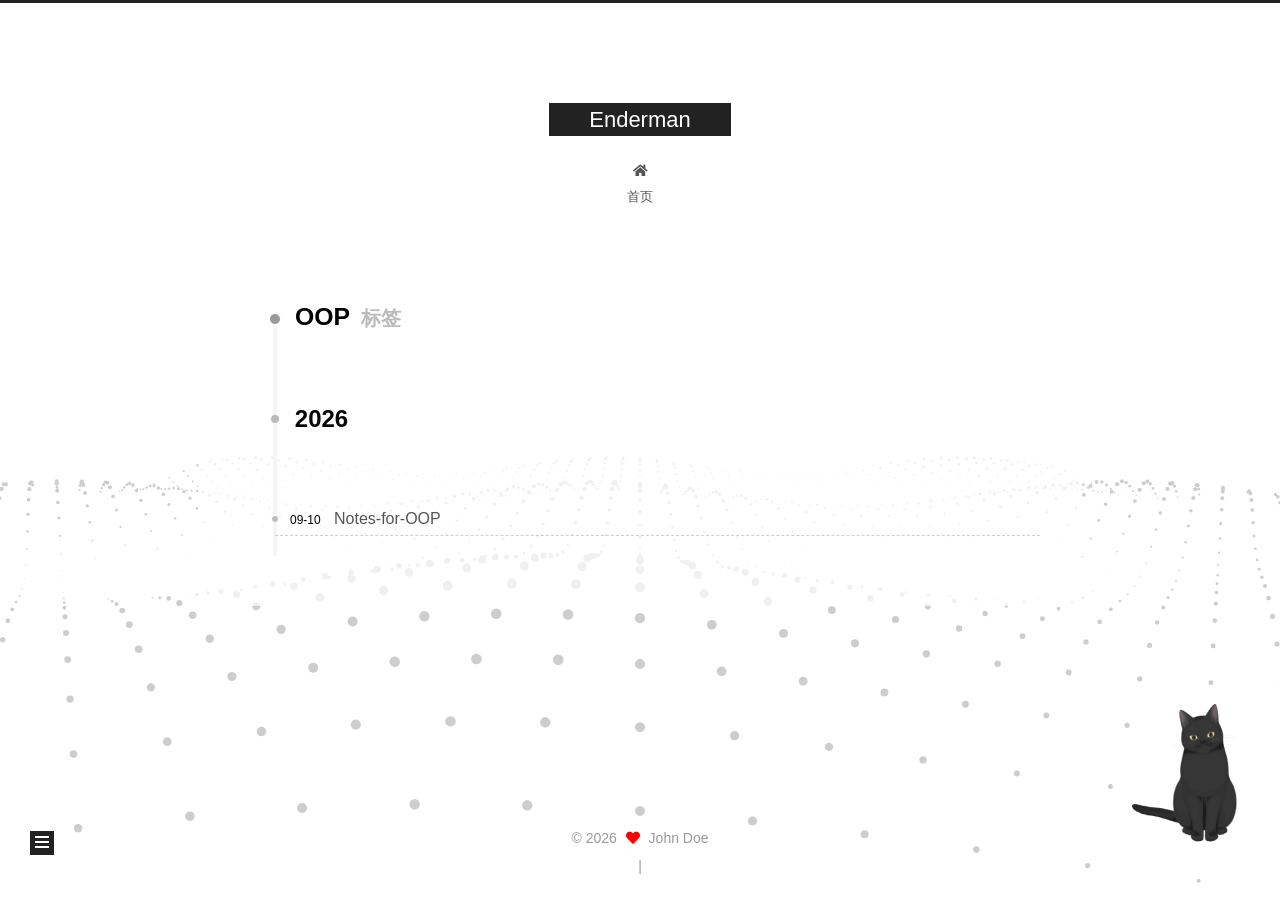
<file: tags/OOP/index.html>
<!DOCTYPE html>
<html lang="zh-CN">
<head>
  <meta charset="UTF-8">
<meta name="viewport" content="width=device-width, initial-scale=1, maximum-scale=2">
<meta name="theme-color" content="#222">
<meta name="generator" content="Hexo 8.1.2">
  <link rel="apple-touch-icon" sizes="180x180" href="/images/apple-touch-icon-next.png">
  <link rel="icon" type="image/png" sizes="32x32" href="/images/favicon-32x32-next.png">
  <link rel="icon" type="image/png" sizes="16x16" href="/images/favicon-16x16-next.png">
  <link rel="mask-icon" href="/images/logo.svg" color="#222">

<link rel="stylesheet" href="/css/main.css">


<link rel="stylesheet" href="/lib/font-awesome/css/all.min.css">

<script id="hexo-configurations">
    var NexT = window.NexT || {};
    var CONFIG = {"hostname":"example.com","root":"/","scheme":"Muse","version":"7.8.0","exturl":false,"sidebar":{"position":"left","display":"post","padding":18,"offset":12,"onmobile":false},"copycode":{"enable":false,"show_result":false,"style":null},"back2top":{"enable":true,"sidebar":false,"scrollpercent":true},"bookmark":{"enable":false,"color":"#222","save":"auto"},"fancybox":false,"mediumzoom":false,"lazyload":false,"pangu":false,"comments":{"style":"tabs","active":null,"storage":true,"lazyload":false,"nav":null},"algolia":{"hits":{"per_page":10},"labels":{"input_placeholder":"Search for Posts","hits_empty":"We didn't find any results for the search: ${query}","hits_stats":"${hits} results found in ${time} ms"}},"localsearch":{"enable":false,"trigger":"auto","top_n_per_article":1,"unescape":false,"preload":false},"motion":{"enable":true,"async":false,"transition":{"post_block":"fadeIn","post_header":"slideDownIn","post_body":"slideDownIn","coll_header":"slideLeftIn","sidebar":"slideUpIn"}}};
  </script>

  <meta property="og:type" content="website">
<meta property="og:title" content="Enderman">
<meta property="og:url" content="http://example.com/tags/OOP/index.html">
<meta property="og:site_name" content="Enderman">
<meta property="og:locale" content="zh_CN">
<meta property="article:author" content="John Doe">
<meta name="twitter:card" content="summary">

<link rel="canonical" href="http://example.com/tags/OOP/">


<script id="page-configurations">
  // https://hexo.io/docs/variables.html
  CONFIG.page = {
    sidebar: "",
    isHome : false,
    isPost : false,
    lang   : 'zh-CN'
  };
</script>

  <title>标签: OOP | Enderman</title>
  






  <noscript>
  <style>
  .use-motion .brand,
  .use-motion .menu-item,
  .sidebar-inner,
  .use-motion .post-block,
  .use-motion .pagination,
  .use-motion .comments,
  .use-motion .post-header,
  .use-motion .post-body,
  .use-motion .collection-header { opacity: initial; }

  .use-motion .site-title,
  .use-motion .site-subtitle {
    opacity: initial;
    top: initial;
  }

  .use-motion .logo-line-before i { left: initial; }
  .use-motion .logo-line-after i { right: initial; }
  </style>
</noscript>

  <script type="text/javascript" src="/js/clicklove.js"></script>
</head>

<body itemscope itemtype="http://schema.org/WebPage">
  <div class="container use-motion">
    <div class="headband"></div>

    <header class="header" itemscope itemtype="http://schema.org/WPHeader">
      <div class="header-inner"><div class="site-brand-container">
  <div class="site-nav-toggle">
    <div class="toggle" aria-label="切换导航栏">
      <span class="toggle-line toggle-line-first"></span>
      <span class="toggle-line toggle-line-middle"></span>
      <span class="toggle-line toggle-line-last"></span>
    </div>
  </div>

  <div class="site-meta">

    <a href="/" class="brand" rel="start">
      <span class="logo-line-before"><i></i></span>
      <h1 class="site-title">Enderman</h1>
      <span class="logo-line-after"><i></i></span>
    </a>
  </div>

  <div class="site-nav-right">
    <div class="toggle popup-trigger">
    </div>
  </div>
</div>




<nav class="site-nav">
  <ul id="menu" class="main-menu menu">
        <li class="menu-item menu-item-home">

    <a href="/" rel="section"><i class="fa fa-home fa-fw"></i>首页</a>

  </li>
  </ul>
</nav>




</div>
    </header>

    
  <div class="back-to-top">
    <i class="fa fa-arrow-up"></i>
    <span>0%</span>
  </div>


    <main class="main">
      <div class="main-inner">
        <div class="content-wrap">
          

          <div class="content tag">
            

  
  
  
  <div class="post-block">
    <div class="posts-collapse">
      <div class="collection-title">
        <h2 class="collection-header">OOP
          <small>标签</small>
        </h2>
      </div>

      
    <div class="collection-year">
      <span class="collection-header">2026</span>
    </div>

  <article itemscope itemtype="http://schema.org/Article">
    <header class="post-header">

      <div class="post-meta">
        <time itemprop="dateCreated"
              datetime="2026-09-10T22:04:23+08:00"
              content="2026-09-10">
          09-10
        </time>
      </div>

      <div class="post-title">
          <a class="post-title-link" href="/2026/09/10/Notes-for-OOP/" itemprop="url">
            <span itemprop="name">Notes-for-OOP</span>
          </a>
      </div>

    </header>
  </article>

    </div>
  </div>
  
  
  

  



          </div>
          

<script>
  window.addEventListener('tabs:register', () => {
    let { activeClass } = CONFIG.comments;
    if (CONFIG.comments.storage) {
      activeClass = localStorage.getItem('comments_active') || activeClass;
    }
    if (activeClass) {
      let activeTab = document.querySelector(`a[href="#comment-${activeClass}"]`);
      if (activeTab) {
        activeTab.click();
      }
    }
  });
  if (CONFIG.comments.storage) {
    window.addEventListener('tabs:click', event => {
      if (!event.target.matches('.tabs-comment .tab-content .tab-pane')) return;
      let commentClass = event.target.classList[1];
      localStorage.setItem('comments_active', commentClass);
    });
  }
</script>

        </div>
          
  
  <div class="toggle sidebar-toggle">
    <span class="toggle-line toggle-line-first"></span>
    <span class="toggle-line toggle-line-middle"></span>
    <span class="toggle-line toggle-line-last"></span>
  </div>

  <aside class="sidebar">
    <div class="sidebar-inner">

      <ul class="sidebar-nav motion-element">
        <li class="sidebar-nav-toc">
          文章目录
        </li>
        <li class="sidebar-nav-overview">
          站点概览
        </li>
      </ul>

      <!--noindex-->
      <div class="post-toc-wrap sidebar-panel">
      </div>
      <!--/noindex-->

      <div class="site-overview-wrap sidebar-panel">
        <div class="site-author motion-element" itemprop="author" itemscope itemtype="http://schema.org/Person">
    <img class="site-author-image" itemprop="image" alt="John Doe"
      src="/images/Enderman.jpg">
  <p class="site-author-name" itemprop="name">John Doe</p>
  <div class="site-description" itemprop="description"></div>
</div>
<div class="site-state-wrap motion-element">
  <nav class="site-state">
      <div class="site-state-item site-state-posts">
          <a href="/archives">
          <span class="site-state-item-count">2</span>
          <span class="site-state-item-name">日志</span>
        </a>
      </div>
      <div class="site-state-item site-state-tags">
        <span class="site-state-item-count">2</span>
        <span class="site-state-item-name">标签</span>
      </div>
  </nav>
</div>
  <div class="links-of-author motion-element">
      <span class="links-of-author-item">
        <a href="mailto:Xiangyu_Zheng2007@outlook.com" title="E-Mail → mailto:Xiangyu_Zheng2007@outlook.com" rel="noopener" target="_blank"><i class="fa fa-envelope fa-fw"></i>E-Mail</a>
      </span>
  </div>



      </div>

    </div>
  </aside>
  <div id="sidebar-dimmer"></div>


      </div>
    </main>

    <footer class="footer">
      <div class="footer-inner">
        

        

<div class="copyright">
  
  &copy; 
  <span itemprop="copyrightYear">2026</span>
  <span class="with-love">
    <i class="fa fa-heart"></i>
  </span>
  <span class="author" itemprop="copyrightHolder">John Doe</span>
</div>

<!--
  <div class="powered-by">由 <a href="https://hexo.io/" class="theme-link" rel="noopener" target="_blank">Hexo</a> & <a href="https://muse.theme-next.org/" class="theme-link" rel="noopener" target="_blank">NexT.Muse</a> 强力驱动
  </div>
-->

        
<div class="busuanzi-count">
  <script async src="https://busuanzi.ibruce.info/busuanzi/2.3/busuanzi.pure.mini.js"></script>
    <span class="post-meta-item" id="busuanzi_container_site_uv" style="display: none;">
      <span class="post-meta-item-icon">
        <i class="fa fa-user"></i>
      </span>
      <span class="site-uv" title="总访客量">
        <span id="busuanzi_value_site_uv"></span>
      </span>
    </span>
    <span class="post-meta-divider">|</span>
    <span class="post-meta-item" id="busuanzi_container_site_pv" style="display: none;">
      <span class="post-meta-item-icon">
        <i class="fa fa-eye"></i>
      </span>
      <span class="site-pv" title="总访问量">
        <span id="busuanzi_value_site_pv"></span>
      </span>
    </span>
</div>








      </div>
    </footer>
  </div>

  
  <script src="/lib/anime.min.js"></script>
  <script src="/lib/velocity/velocity.min.js"></script>
  <script src="/lib/velocity/velocity.ui.min.js"></script>

<script src="/js/utils.js"></script>

<script src="/js/motion.js"></script>


<script src="/js/schemes/muse.js"></script>


<script src="/js/next-boot.js"></script>


  <script defer src="/lib/three/three.min.js"></script>
    <script defer src="/lib/three/three-waves.min.js"></script>


  















  

  

<script src="/live2dw/lib/L2Dwidget.min.js?094cbace49a39548bed64abff5988b05"></script><script>L2Dwidget.init({"pluginRootPath":"live2dw/","pluginJsPath":"lib/","pluginModelPath":"assets/","tagMode":false,"log":false,"model":{"jsonPath":"/live2dw/assets/hijiki.model.json"},"display":{"position":"right","width":150,"height":300},"mobile":{"show":true}});</script></body>
</html>
</file>
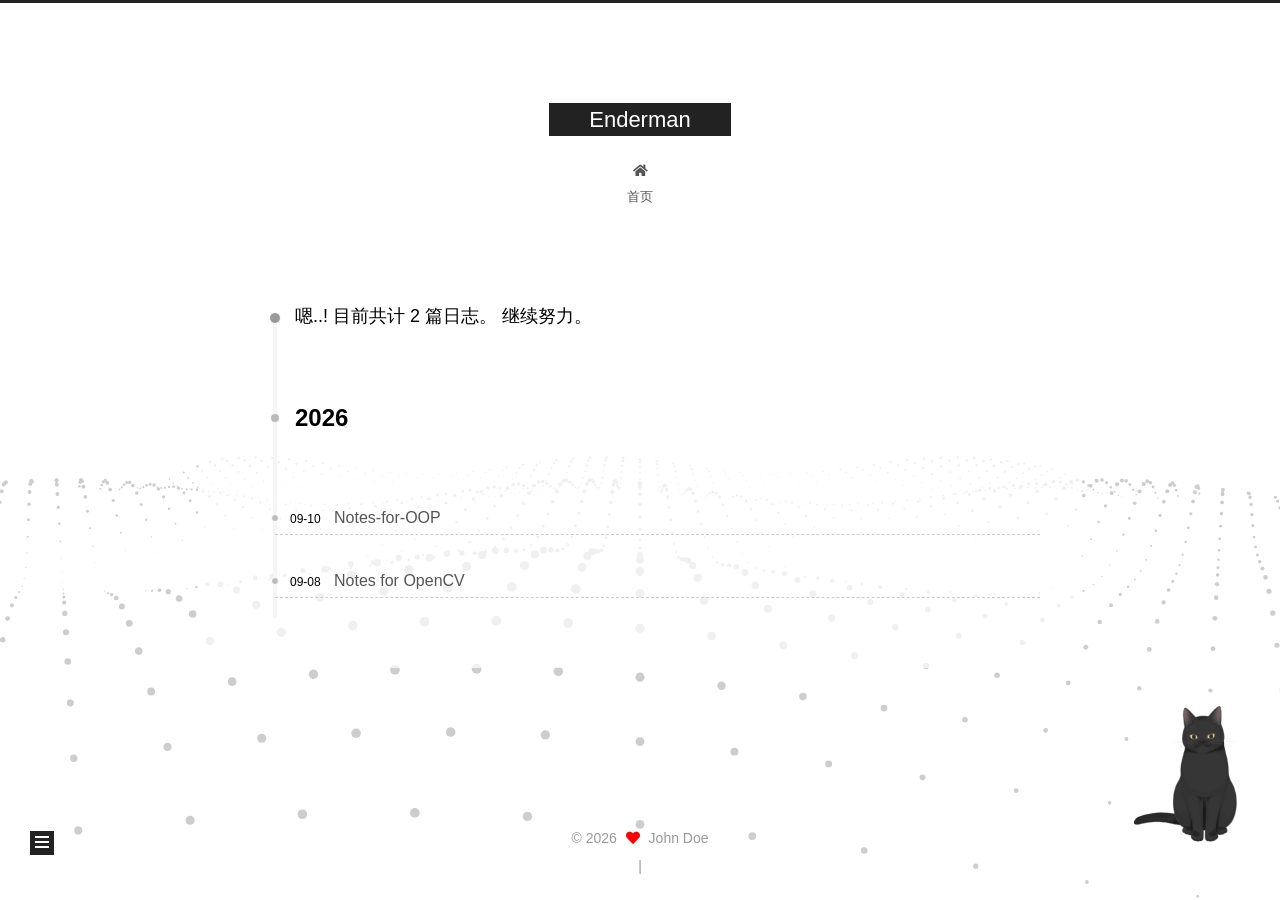
<file: archives/2026/09/index.html>
<!DOCTYPE html>
<html lang="zh-CN">
<head>
  <meta charset="UTF-8">
<meta name="viewport" content="width=device-width, initial-scale=1, maximum-scale=2">
<meta name="theme-color" content="#222">
<meta name="generator" content="Hexo 8.1.2">
  <link rel="apple-touch-icon" sizes="180x180" href="/images/apple-touch-icon-next.png">
  <link rel="icon" type="image/png" sizes="32x32" href="/images/favicon-32x32-next.png">
  <link rel="icon" type="image/png" sizes="16x16" href="/images/favicon-16x16-next.png">
  <link rel="mask-icon" href="/images/logo.svg" color="#222">

<link rel="stylesheet" href="/css/main.css">


<link rel="stylesheet" href="/lib/font-awesome/css/all.min.css">

<script id="hexo-configurations">
    var NexT = window.NexT || {};
    var CONFIG = {"hostname":"example.com","root":"/","scheme":"Muse","version":"7.8.0","exturl":false,"sidebar":{"position":"left","display":"post","padding":18,"offset":12,"onmobile":false},"copycode":{"enable":false,"show_result":false,"style":null},"back2top":{"enable":true,"sidebar":false,"scrollpercent":true},"bookmark":{"enable":false,"color":"#222","save":"auto"},"fancybox":false,"mediumzoom":false,"lazyload":false,"pangu":false,"comments":{"style":"tabs","active":null,"storage":true,"lazyload":false,"nav":null},"algolia":{"hits":{"per_page":10},"labels":{"input_placeholder":"Search for Posts","hits_empty":"We didn't find any results for the search: ${query}","hits_stats":"${hits} results found in ${time} ms"}},"localsearch":{"enable":false,"trigger":"auto","top_n_per_article":1,"unescape":false,"preload":false},"motion":{"enable":true,"async":false,"transition":{"post_block":"fadeIn","post_header":"slideDownIn","post_body":"slideDownIn","coll_header":"slideLeftIn","sidebar":"slideUpIn"}}};
  </script>

  <meta property="og:type" content="website">
<meta property="og:title" content="Enderman">
<meta property="og:url" content="http://example.com/archives/2026/09/index.html">
<meta property="og:site_name" content="Enderman">
<meta property="og:locale" content="zh_CN">
<meta property="article:author" content="John Doe">
<meta name="twitter:card" content="summary">

<link rel="canonical" href="http://example.com/archives/2026/09/">


<script id="page-configurations">
  // https://hexo.io/docs/variables.html
  CONFIG.page = {
    sidebar: "",
    isHome : false,
    isPost : false,
    lang   : 'zh-CN'
  };
</script>

  <title>归档 | Enderman</title>
  






  <noscript>
  <style>
  .use-motion .brand,
  .use-motion .menu-item,
  .sidebar-inner,
  .use-motion .post-block,
  .use-motion .pagination,
  .use-motion .comments,
  .use-motion .post-header,
  .use-motion .post-body,
  .use-motion .collection-header { opacity: initial; }

  .use-motion .site-title,
  .use-motion .site-subtitle {
    opacity: initial;
    top: initial;
  }

  .use-motion .logo-line-before i { left: initial; }
  .use-motion .logo-line-after i { right: initial; }
  </style>
</noscript>

  <script type="text/javascript" src="/js/clicklove.js"></script>
</head>

<body itemscope itemtype="http://schema.org/WebPage">
  <div class="container use-motion">
    <div class="headband"></div>

    <header class="header" itemscope itemtype="http://schema.org/WPHeader">
      <div class="header-inner"><div class="site-brand-container">
  <div class="site-nav-toggle">
    <div class="toggle" aria-label="切换导航栏">
      <span class="toggle-line toggle-line-first"></span>
      <span class="toggle-line toggle-line-middle"></span>
      <span class="toggle-line toggle-line-last"></span>
    </div>
  </div>

  <div class="site-meta">

    <a href="/" class="brand" rel="start">
      <span class="logo-line-before"><i></i></span>
      <h1 class="site-title">Enderman</h1>
      <span class="logo-line-after"><i></i></span>
    </a>
  </div>

  <div class="site-nav-right">
    <div class="toggle popup-trigger">
    </div>
  </div>
</div>




<nav class="site-nav">
  <ul id="menu" class="main-menu menu">
        <li class="menu-item menu-item-home">

    <a href="/" rel="section"><i class="fa fa-home fa-fw"></i>首页</a>

  </li>
  </ul>
</nav>




</div>
    </header>

    
  <div class="back-to-top">
    <i class="fa fa-arrow-up"></i>
    <span>0%</span>
  </div>


    <main class="main">
      <div class="main-inner">
        <div class="content-wrap">
          

          <div class="content archive">
            

  
  
  
  <div class="post-block">
    <div class="posts-collapse">
      <div class="collection-title">
        <span class="collection-header">嗯..! 目前共计 2 篇日志。 继续努力。</span>
      </div>

      
    <div class="collection-year">
      <span class="collection-header">2026</span>
    </div>

  <article itemscope itemtype="http://schema.org/Article">
    <header class="post-header">

      <div class="post-meta">
        <time itemprop="dateCreated"
              datetime="2026-09-10T22:04:23+08:00"
              content="2026-09-10">
          09-10
        </time>
      </div>

      <div class="post-title">
          <a class="post-title-link" href="/2026/09/10/Notes-for-OOP/" itemprop="url">
            <span itemprop="name">Notes-for-OOP</span>
          </a>
      </div>

    </header>
  </article>

  <article itemscope itemtype="http://schema.org/Article">
    <header class="post-header">

      <div class="post-meta">
        <time itemprop="dateCreated"
              datetime="2026-09-08T09:50:00+08:00"
              content="2026-09-08">
          09-08
        </time>
      </div>

      <div class="post-title">
          <a class="post-title-link" href="/2026/09/08/Notes-for-OpenCV/" itemprop="url">
            <span itemprop="name">Notes for OpenCV</span>
          </a>
      </div>

    </header>
  </article>


    </div>
  </div>
  
  
  

  



          </div>
          

<script>
  window.addEventListener('tabs:register', () => {
    let { activeClass } = CONFIG.comments;
    if (CONFIG.comments.storage) {
      activeClass = localStorage.getItem('comments_active') || activeClass;
    }
    if (activeClass) {
      let activeTab = document.querySelector(`a[href="#comment-${activeClass}"]`);
      if (activeTab) {
        activeTab.click();
      }
    }
  });
  if (CONFIG.comments.storage) {
    window.addEventListener('tabs:click', event => {
      if (!event.target.matches('.tabs-comment .tab-content .tab-pane')) return;
      let commentClass = event.target.classList[1];
      localStorage.setItem('comments_active', commentClass);
    });
  }
</script>

        </div>
          
  
  <div class="toggle sidebar-toggle">
    <span class="toggle-line toggle-line-first"></span>
    <span class="toggle-line toggle-line-middle"></span>
    <span class="toggle-line toggle-line-last"></span>
  </div>

  <aside class="sidebar">
    <div class="sidebar-inner">

      <ul class="sidebar-nav motion-element">
        <li class="sidebar-nav-toc">
          文章目录
        </li>
        <li class="sidebar-nav-overview">
          站点概览
        </li>
      </ul>

      <!--noindex-->
      <div class="post-toc-wrap sidebar-panel">
      </div>
      <!--/noindex-->

      <div class="site-overview-wrap sidebar-panel">
        <div class="site-author motion-element" itemprop="author" itemscope itemtype="http://schema.org/Person">
    <img class="site-author-image" itemprop="image" alt="John Doe"
      src="/images/Enderman.jpg">
  <p class="site-author-name" itemprop="name">John Doe</p>
  <div class="site-description" itemprop="description"></div>
</div>
<div class="site-state-wrap motion-element">
  <nav class="site-state">
      <div class="site-state-item site-state-posts">
          <a href="/archives">
          <span class="site-state-item-count">2</span>
          <span class="site-state-item-name">日志</span>
        </a>
      </div>
      <div class="site-state-item site-state-tags">
        <span class="site-state-item-count">2</span>
        <span class="site-state-item-name">标签</span>
      </div>
  </nav>
</div>
  <div class="links-of-author motion-element">
      <span class="links-of-author-item">
        <a href="mailto:Xiangyu_Zheng2007@outlook.com" title="E-Mail → mailto:Xiangyu_Zheng2007@outlook.com" rel="noopener" target="_blank"><i class="fa fa-envelope fa-fw"></i>E-Mail</a>
      </span>
  </div>



      </div>

    </div>
  </aside>
  <div id="sidebar-dimmer"></div>


      </div>
    </main>

    <footer class="footer">
      <div class="footer-inner">
        

        

<div class="copyright">
  
  &copy; 
  <span itemprop="copyrightYear">2026</span>
  <span class="with-love">
    <i class="fa fa-heart"></i>
  </span>
  <span class="author" itemprop="copyrightHolder">John Doe</span>
</div>

<!--
  <div class="powered-by">由 <a href="https://hexo.io/" class="theme-link" rel="noopener" target="_blank">Hexo</a> & <a href="https://muse.theme-next.org/" class="theme-link" rel="noopener" target="_blank">NexT.Muse</a> 强力驱动
  </div>
-->

        
<div class="busuanzi-count">
  <script async src="https://busuanzi.ibruce.info/busuanzi/2.3/busuanzi.pure.mini.js"></script>
    <span class="post-meta-item" id="busuanzi_container_site_uv" style="display: none;">
      <span class="post-meta-item-icon">
        <i class="fa fa-user"></i>
      </span>
      <span class="site-uv" title="总访客量">
        <span id="busuanzi_value_site_uv"></span>
      </span>
    </span>
    <span class="post-meta-divider">|</span>
    <span class="post-meta-item" id="busuanzi_container_site_pv" style="display: none;">
      <span class="post-meta-item-icon">
        <i class="fa fa-eye"></i>
      </span>
      <span class="site-pv" title="总访问量">
        <span id="busuanzi_value_site_pv"></span>
      </span>
    </span>
</div>








      </div>
    </footer>
  </div>

  
  <script src="/lib/anime.min.js"></script>
  <script src="/lib/velocity/velocity.min.js"></script>
  <script src="/lib/velocity/velocity.ui.min.js"></script>

<script src="/js/utils.js"></script>

<script src="/js/motion.js"></script>


<script src="/js/schemes/muse.js"></script>


<script src="/js/next-boot.js"></script>


  <script defer src="/lib/three/three.min.js"></script>
    <script defer src="/lib/three/three-waves.min.js"></script>


  















  

  

<script src="/live2dw/lib/L2Dwidget.min.js?094cbace49a39548bed64abff5988b05"></script><script>L2Dwidget.init({"pluginRootPath":"live2dw/","pluginJsPath":"lib/","pluginModelPath":"assets/","tagMode":false,"log":false,"model":{"jsonPath":"/live2dw/assets/hijiki.model.json"},"display":{"position":"right","width":150,"height":300},"mobile":{"show":true}});</script></body>
</html>
</file>
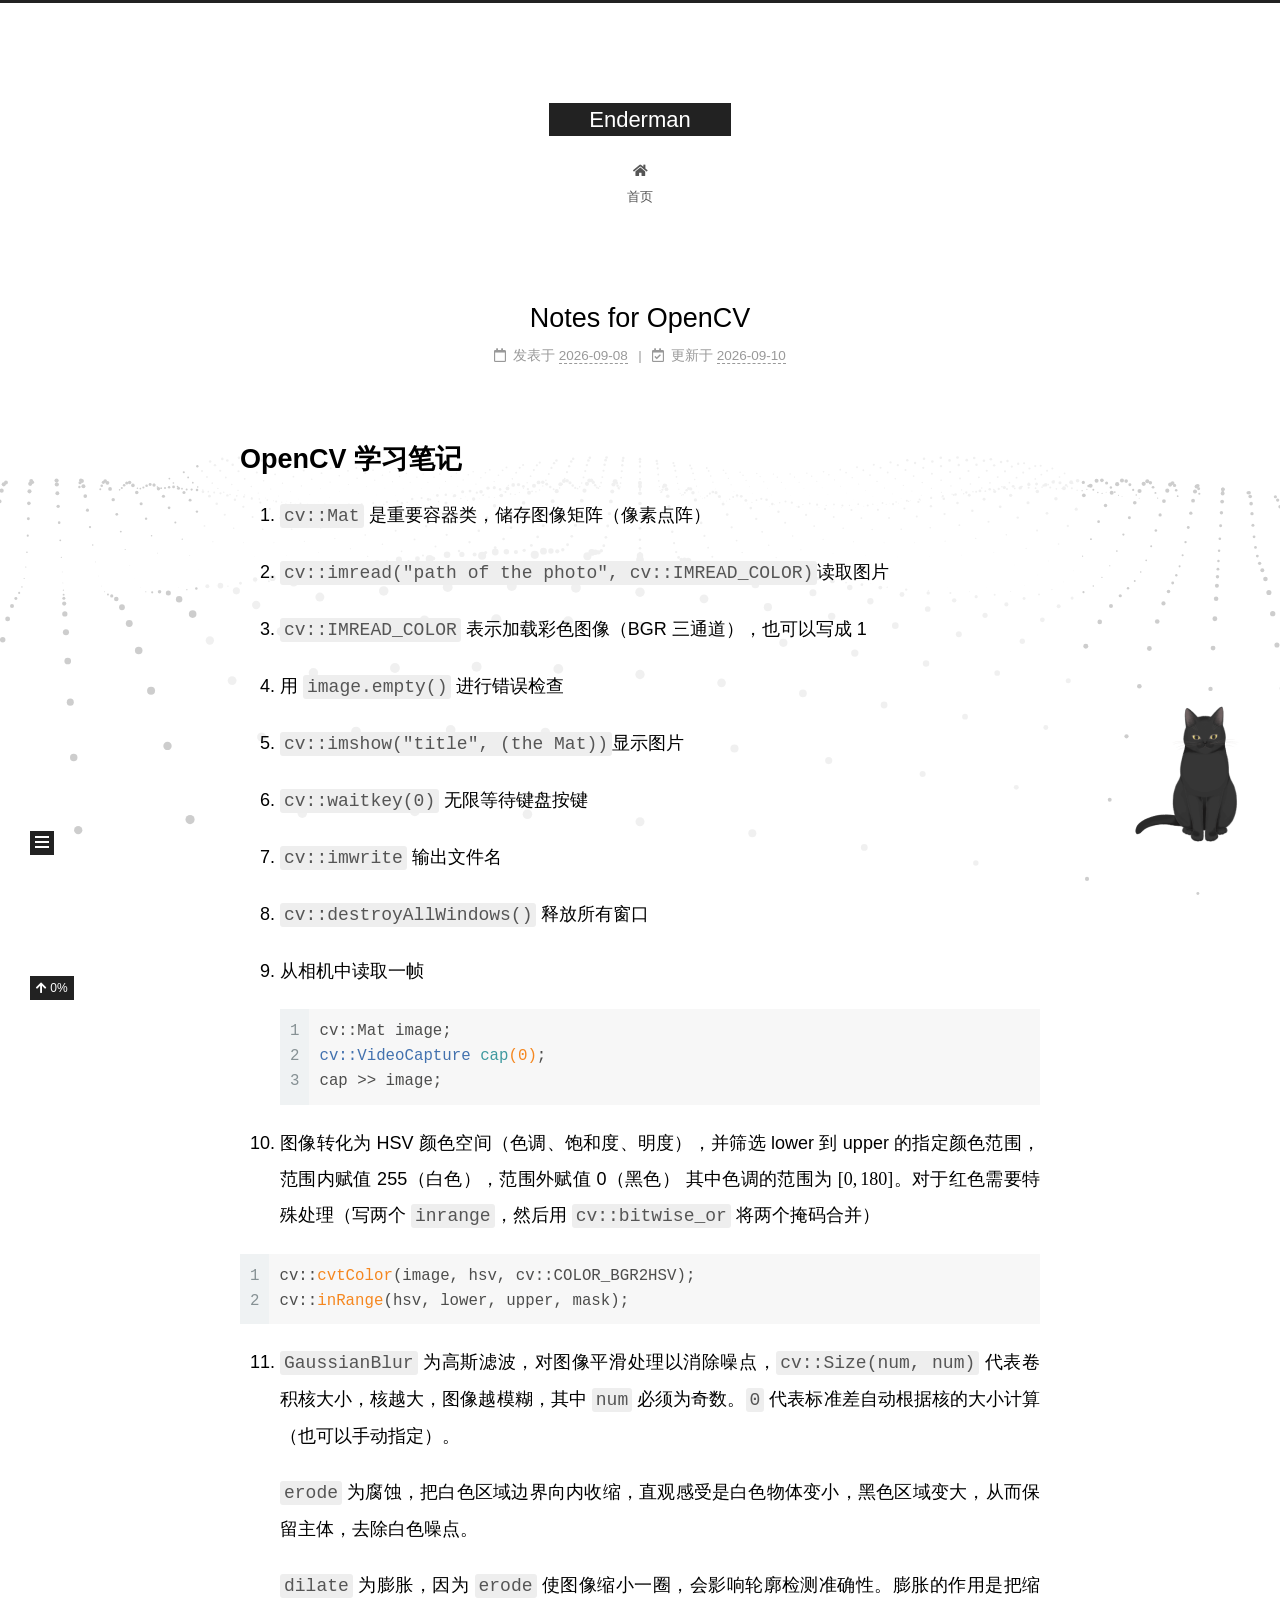
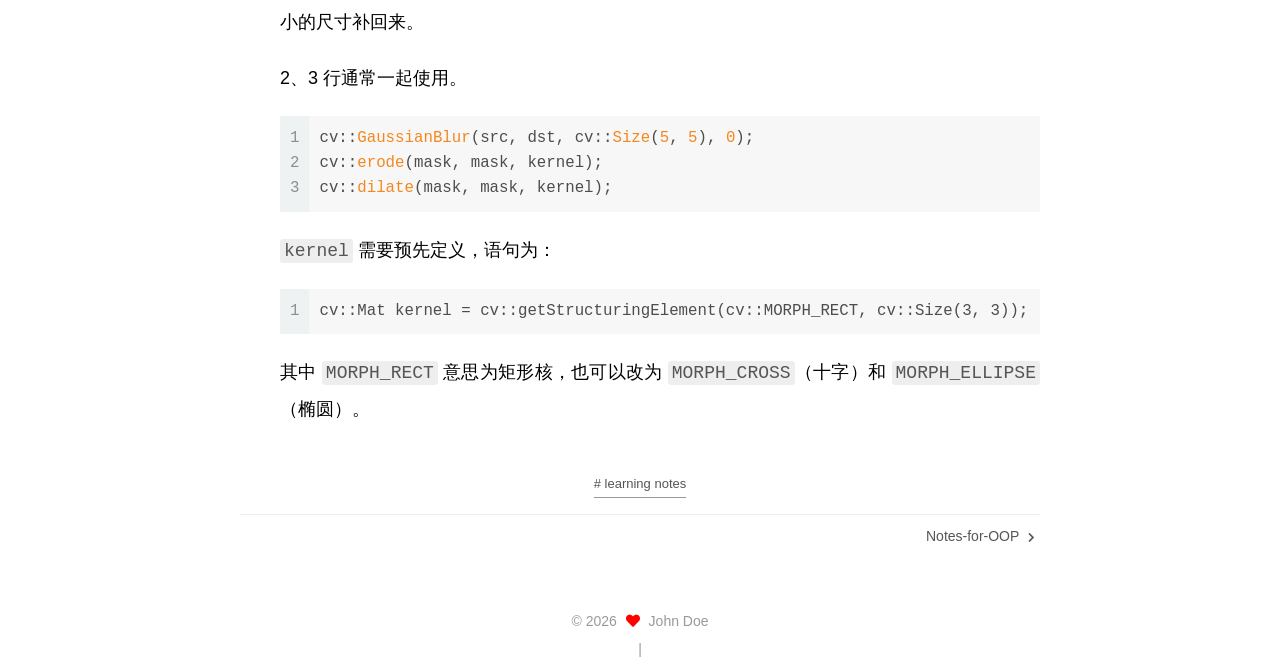
<file: 2026/09/08/Notes-for-OpenCV/index.html>
<!DOCTYPE html>
<html lang="zh-CN">
<head>
  <meta charset="UTF-8">
<meta name="viewport" content="width=device-width, initial-scale=1, maximum-scale=2">
<meta name="theme-color" content="#222">
<meta name="generator" content="Hexo 8.1.2">
  <link rel="apple-touch-icon" sizes="180x180" href="/images/apple-touch-icon-next.png">
  <link rel="icon" type="image/png" sizes="32x32" href="/images/favicon-32x32-next.png">
  <link rel="icon" type="image/png" sizes="16x16" href="/images/favicon-16x16-next.png">
  <link rel="mask-icon" href="/images/logo.svg" color="#222">

<link rel="stylesheet" href="/css/main.css">


<link rel="stylesheet" href="/lib/font-awesome/css/all.min.css">

<script id="hexo-configurations">
    var NexT = window.NexT || {};
    var CONFIG = {"hostname":"example.com","root":"/","scheme":"Muse","version":"7.8.0","exturl":false,"sidebar":{"position":"left","display":"post","padding":18,"offset":12,"onmobile":false},"copycode":{"enable":false,"show_result":false,"style":null},"back2top":{"enable":true,"sidebar":false,"scrollpercent":true},"bookmark":{"enable":false,"color":"#222","save":"auto"},"fancybox":false,"mediumzoom":false,"lazyload":false,"pangu":false,"comments":{"style":"tabs","active":null,"storage":true,"lazyload":false,"nav":null},"algolia":{"hits":{"per_page":10},"labels":{"input_placeholder":"Search for Posts","hits_empty":"We didn't find any results for the search: ${query}","hits_stats":"${hits} results found in ${time} ms"}},"localsearch":{"enable":false,"trigger":"auto","top_n_per_article":1,"unescape":false,"preload":false},"motion":{"enable":true,"async":false,"transition":{"post_block":"fadeIn","post_header":"slideDownIn","post_body":"slideDownIn","coll_header":"slideLeftIn","sidebar":"slideUpIn"}}};
  </script>

  <meta name="description" content="OpenCV 学习笔记">
<meta property="og:type" content="article">
<meta property="og:title" content="Notes for OpenCV">
<meta property="og:url" content="http://example.com/2026/09/08/Notes-for-OpenCV/index.html">
<meta property="og:site_name" content="Enderman">
<meta property="og:description" content="OpenCV 学习笔记">
<meta property="og:locale" content="zh_CN">
<meta property="article:published_time" content="2026-09-08T01:50:00.000Z">
<meta property="article:modified_time" content="2026-09-10T14:02:47.882Z">
<meta property="article:author" content="John Doe">
<meta property="article:tag" content="learning notes">
<meta name="twitter:card" content="summary">

<link rel="canonical" href="http://example.com/2026/09/08/Notes-for-OpenCV/">


<script id="page-configurations">
  // https://hexo.io/docs/variables.html
  CONFIG.page = {
    sidebar: "",
    isHome : false,
    isPost : true,
    lang   : 'zh-CN'
  };
</script>

  <title>Notes for OpenCV | Enderman</title>
  






  <noscript>
  <style>
  .use-motion .brand,
  .use-motion .menu-item,
  .sidebar-inner,
  .use-motion .post-block,
  .use-motion .pagination,
  .use-motion .comments,
  .use-motion .post-header,
  .use-motion .post-body,
  .use-motion .collection-header { opacity: initial; }

  .use-motion .site-title,
  .use-motion .site-subtitle {
    opacity: initial;
    top: initial;
  }

  .use-motion .logo-line-before i { left: initial; }
  .use-motion .logo-line-after i { right: initial; }
  </style>
</noscript>

  <script type="text/javascript" src="/js/clicklove.js"></script>
</head>

<body itemscope itemtype="http://schema.org/WebPage">
  <div class="container use-motion">
    <div class="headband"></div>

    <header class="header" itemscope itemtype="http://schema.org/WPHeader">
      <div class="header-inner"><div class="site-brand-container">
  <div class="site-nav-toggle">
    <div class="toggle" aria-label="切换导航栏">
      <span class="toggle-line toggle-line-first"></span>
      <span class="toggle-line toggle-line-middle"></span>
      <span class="toggle-line toggle-line-last"></span>
    </div>
  </div>

  <div class="site-meta">

    <a href="/" class="brand" rel="start">
      <span class="logo-line-before"><i></i></span>
      <h1 class="site-title">Enderman</h1>
      <span class="logo-line-after"><i></i></span>
    </a>
  </div>

  <div class="site-nav-right">
    <div class="toggle popup-trigger">
    </div>
  </div>
</div>




<nav class="site-nav">
  <ul id="menu" class="main-menu menu">
        <li class="menu-item menu-item-home">

    <a href="/" rel="section"><i class="fa fa-home fa-fw"></i>首页</a>

  </li>
  </ul>
</nav>




</div>
    </header>

    
  <div class="back-to-top">
    <i class="fa fa-arrow-up"></i>
    <span>0%</span>
  </div>


    <main class="main">
      <div class="main-inner">
        <div class="content-wrap">
          

          <div class="content post posts-expand">
            

    
  
  
  <article itemscope itemtype="http://schema.org/Article" class="post-block" lang="zh-CN">
    <link itemprop="mainEntityOfPage" href="http://example.com/2026/09/08/Notes-for-OpenCV/">

    <span hidden itemprop="author" itemscope itemtype="http://schema.org/Person">
      <meta itemprop="image" content="/images/Enderman.jpg">
      <meta itemprop="name" content="John Doe">
      <meta itemprop="description" content="">
    </span>

    <span hidden itemprop="publisher" itemscope itemtype="http://schema.org/Organization">
      <meta itemprop="name" content="Enderman">
    </span>
      <header class="post-header">
        <h1 class="post-title" itemprop="name headline">
          Notes for OpenCV
        </h1>

        <div class="post-meta">
            <span class="post-meta-item">
              <span class="post-meta-item-icon">
                <i class="far fa-calendar"></i>
              </span>
              <span class="post-meta-item-text">发表于</span>

              <time title="创建时间：2026-09-08 09:50:00" itemprop="dateCreated datePublished" datetime="2026-09-08T09:50:00+08:00">2026-09-08</time>
            </span>
              <span class="post-meta-item">
                <span class="post-meta-item-icon">
                  <i class="far fa-calendar-check"></i>
                </span>
                <span class="post-meta-item-text">更新于</span>
                <time title="修改时间：2026-09-10 22:02:47" itemprop="dateModified" datetime="2026-09-10T22:02:47+08:00">2026-09-10</time>
              </span>

          
            <span class="post-meta-item" title="阅读次数" id="busuanzi_container_page_pv" style="display: none;">
              <span class="post-meta-item-icon">
                <i class="fa fa-eye"></i>
              </span>
              <span class="post-meta-item-text">阅读次数：</span>
              <span id="busuanzi_value_page_pv"></span>
            </span>

        </div>
      </header>

    
    
    
    <div class="post-body" itemprop="articleBody">

      
        <h1 id="opencv-学习笔记">OpenCV 学习笔记</h1>
<span id="more"></span>
<ol type="1">
<li><p><code>cv::Mat</code>
是重要容器类，储存图像矩阵（像素点阵）</p></li>
<li><p><code>cv::imread("path of the photo", cv::IMREAD_COLOR)</code>读取图片</p></li>
<li><p><code>cv::IMREAD_COLOR</code> 表示加载彩色图像（BGR
三通道），也可以写成 1</p></li>
<li><p>用 <code>image.empty()</code> 进行错误检查</p></li>
<li><p><code>cv::imshow("title", (the Mat))</code>显示图片</p></li>
<li><p><code>cv::waitkey(0)</code> 无限等待键盘按键</p></li>
<li><p><code>cv::imwrite</code> 输出文件名</p></li>
<li><p><code>cv::destroyAllWindows()</code> 释放所有窗口</p></li>
<li><p>从相机中读取一帧</p>
<figure class="highlight cpp"><table><tr><td class="gutter"><pre><span class="line">1</span><br><span class="line">2</span><br><span class="line">3</span><br></pre></td><td class="code"><pre><span class="line">cv::Mat image;</span><br><span class="line"><span class="function">cv::VideoCapture <span class="title">cap</span><span class="params">(<span class="number">0</span>)</span></span>;</span><br><span class="line">cap &gt;&gt; image;</span><br></pre></td></tr></table></figure></li>
<li><p>图像转化为 HSV 颜色空间（色调、饱和度、明度），并筛选 lower 到
upper 的指定颜色范围，范围内赋值 255（白色），范围外赋值 0（黑色）
其中色调的范围为
<math display="inline" xmlns="http://www.w3.org/1998/Math/MathML"><semantics><mrow><mo stretchy="false" form="prefix">[</mo><mn>0</mn><mo>,</mo><mn>180</mn><mo stretchy="false" form="postfix">]</mo></mrow><annotation encoding="application/x-tex">[0,180]</annotation></semantics></math>。对于红色需要特殊处理（写两个
<code>inrange</code>，然后用 <code>cv::bitwise_or</code>
将两个掩码合并）</p></li>
</ol>
<p><figure class="highlight cpp"><table><tr><td class="gutter"><pre><span class="line">1</span><br><span class="line">2</span><br></pre></td><td class="code"><pre><span class="line">cv::<span class="built_in">cvtColor</span>(image, hsv, cv::COLOR_BGR2HSV);</span><br><span class="line">cv::<span class="built_in">inRange</span>(hsv, lower, upper, mask);</span><br></pre></td></tr></table></figure></p>
<ol start="11" type="1">
<li><p><code>GaussianBlur</code>
为高斯滤波，对图像平滑处理以消除噪点，<code>cv::Size(num, num)</code>
代表卷积核大小，核越大，图像越模糊，其中 <code>num</code>
必须为奇数。<code>0</code>
代表标准差自动根据核的大小计算（也可以手动指定）。</p>
<p><code>erode</code>
为腐蚀，把白色区域边界向内收缩，直观感受是白色物体变小，黑色区域变大，从而保留主体，去除白色噪点。</p>
<p><code>dilate</code> 为膨胀，因为 <code>erode</code>
使图像缩小一圈，会影响轮廓检测准确性。膨胀的作用是把缩小的尺寸补回来。</p>
<p>2、3 行通常一起使用。</p>
<figure class="highlight cpp"><table><tr><td class="gutter"><pre><span class="line">1</span><br><span class="line">2</span><br><span class="line">3</span><br></pre></td><td class="code"><pre><span class="line">cv::<span class="built_in">GaussianBlur</span>(src, dst, cv::<span class="built_in">Size</span>(<span class="number">5</span>, <span class="number">5</span>), <span class="number">0</span>);</span><br><span class="line">cv::<span class="built_in">erode</span>(mask, mask, kernel);</span><br><span class="line">cv::<span class="built_in">dilate</span>(mask, mask, kernel);</span><br></pre></td></tr></table></figure>
<p><code>kernel</code> 需要预先定义，语句为：</p>
<figure class="highlight plaintext"><table><tr><td class="gutter"><pre><span class="line">1</span><br></pre></td><td class="code"><pre><span class="line">cv::Mat kernel = cv::getStructuringElement(cv::MORPH_RECT, cv::Size(3, 3));</span><br></pre></td></tr></table></figure>
<p>其中 <code>MORPH_RECT</code> 意思为矩形核，也可以改为
<code>MORPH_CROSS</code>（十字）和
<code>MORPH_ELLIPSE</code>（椭圆）。</p></li>
</ol>

    </div>

    
    
    

      <footer class="post-footer">
          <div class="post-tags">
              <a href="/tags/learning-notes/" rel="tag"># learning notes</a>
          </div>

        


        
    <div class="post-nav">
      <div class="post-nav-item"></div>
      <div class="post-nav-item">
    <a href="/2026/09/10/Notes-for-OOP/" rel="next" title="Notes-for-OOP">
      Notes-for-OOP <i class="fa fa-chevron-right"></i>
    </a></div>
    </div>
      </footer>
    
  </article>
  
  
  



          </div>
          

<script>
  window.addEventListener('tabs:register', () => {
    let { activeClass } = CONFIG.comments;
    if (CONFIG.comments.storage) {
      activeClass = localStorage.getItem('comments_active') || activeClass;
    }
    if (activeClass) {
      let activeTab = document.querySelector(`a[href="#comment-${activeClass}"]`);
      if (activeTab) {
        activeTab.click();
      }
    }
  });
  if (CONFIG.comments.storage) {
    window.addEventListener('tabs:click', event => {
      if (!event.target.matches('.tabs-comment .tab-content .tab-pane')) return;
      let commentClass = event.target.classList[1];
      localStorage.setItem('comments_active', commentClass);
    });
  }
</script>

        </div>
          
  
  <div class="toggle sidebar-toggle">
    <span class="toggle-line toggle-line-first"></span>
    <span class="toggle-line toggle-line-middle"></span>
    <span class="toggle-line toggle-line-last"></span>
  </div>

  <aside class="sidebar">
    <div class="sidebar-inner">

      <ul class="sidebar-nav motion-element">
        <li class="sidebar-nav-toc">
          文章目录
        </li>
        <li class="sidebar-nav-overview">
          站点概览
        </li>
      </ul>

      <!--noindex-->
      <div class="post-toc-wrap sidebar-panel">
      </div>
      <!--/noindex-->

      <div class="site-overview-wrap sidebar-panel">
        <div class="site-author motion-element" itemprop="author" itemscope itemtype="http://schema.org/Person">
    <img class="site-author-image" itemprop="image" alt="John Doe"
      src="/images/Enderman.jpg">
  <p class="site-author-name" itemprop="name">John Doe</p>
  <div class="site-description" itemprop="description"></div>
</div>
<div class="site-state-wrap motion-element">
  <nav class="site-state">
      <div class="site-state-item site-state-posts">
          <a href="/archives">
          <span class="site-state-item-count">2</span>
          <span class="site-state-item-name">日志</span>
        </a>
      </div>
      <div class="site-state-item site-state-tags">
        <span class="site-state-item-count">2</span>
        <span class="site-state-item-name">标签</span>
      </div>
  </nav>
</div>
  <div class="links-of-author motion-element">
      <span class="links-of-author-item">
        <a href="mailto:Xiangyu_Zheng2007@outlook.com" title="E-Mail → mailto:Xiangyu_Zheng2007@outlook.com" rel="noopener" target="_blank"><i class="fa fa-envelope fa-fw"></i>E-Mail</a>
      </span>
  </div>



      </div>

    </div>
  </aside>
  <div id="sidebar-dimmer"></div>


      </div>
    </main>

    <footer class="footer">
      <div class="footer-inner">
        

        

<div class="copyright">
  
  &copy; 
  <span itemprop="copyrightYear">2026</span>
  <span class="with-love">
    <i class="fa fa-heart"></i>
  </span>
  <span class="author" itemprop="copyrightHolder">John Doe</span>
</div>

<!--
  <div class="powered-by">由 <a href="https://hexo.io/" class="theme-link" rel="noopener" target="_blank">Hexo</a> & <a href="https://muse.theme-next.org/" class="theme-link" rel="noopener" target="_blank">NexT.Muse</a> 强力驱动
  </div>
-->

        
<div class="busuanzi-count">
  <script async src="https://busuanzi.ibruce.info/busuanzi/2.3/busuanzi.pure.mini.js"></script>
    <span class="post-meta-item" id="busuanzi_container_site_uv" style="display: none;">
      <span class="post-meta-item-icon">
        <i class="fa fa-user"></i>
      </span>
      <span class="site-uv" title="总访客量">
        <span id="busuanzi_value_site_uv"></span>
      </span>
    </span>
    <span class="post-meta-divider">|</span>
    <span class="post-meta-item" id="busuanzi_container_site_pv" style="display: none;">
      <span class="post-meta-item-icon">
        <i class="fa fa-eye"></i>
      </span>
      <span class="site-pv" title="总访问量">
        <span id="busuanzi_value_site_pv"></span>
      </span>
    </span>
</div>








      </div>
    </footer>
  </div>

  
  <script src="/lib/anime.min.js"></script>
  <script src="/lib/velocity/velocity.min.js"></script>
  <script src="/lib/velocity/velocity.ui.min.js"></script>

<script src="/js/utils.js"></script>

<script src="/js/motion.js"></script>


<script src="/js/schemes/muse.js"></script>


<script src="/js/next-boot.js"></script>


  <script defer src="/lib/three/three.min.js"></script>
    <script defer src="/lib/three/three-waves.min.js"></script>


  















  

  

<script src="/live2dw/lib/L2Dwidget.min.js?094cbace49a39548bed64abff5988b05"></script><script>L2Dwidget.init({"pluginRootPath":"live2dw/","pluginJsPath":"lib/","pluginModelPath":"assets/","tagMode":false,"log":false,"model":{"jsonPath":"/live2dw/assets/hijiki.model.json"},"display":{"position":"right","width":150,"height":300},"mobile":{"show":true}});</script></body>
</html>
</file>
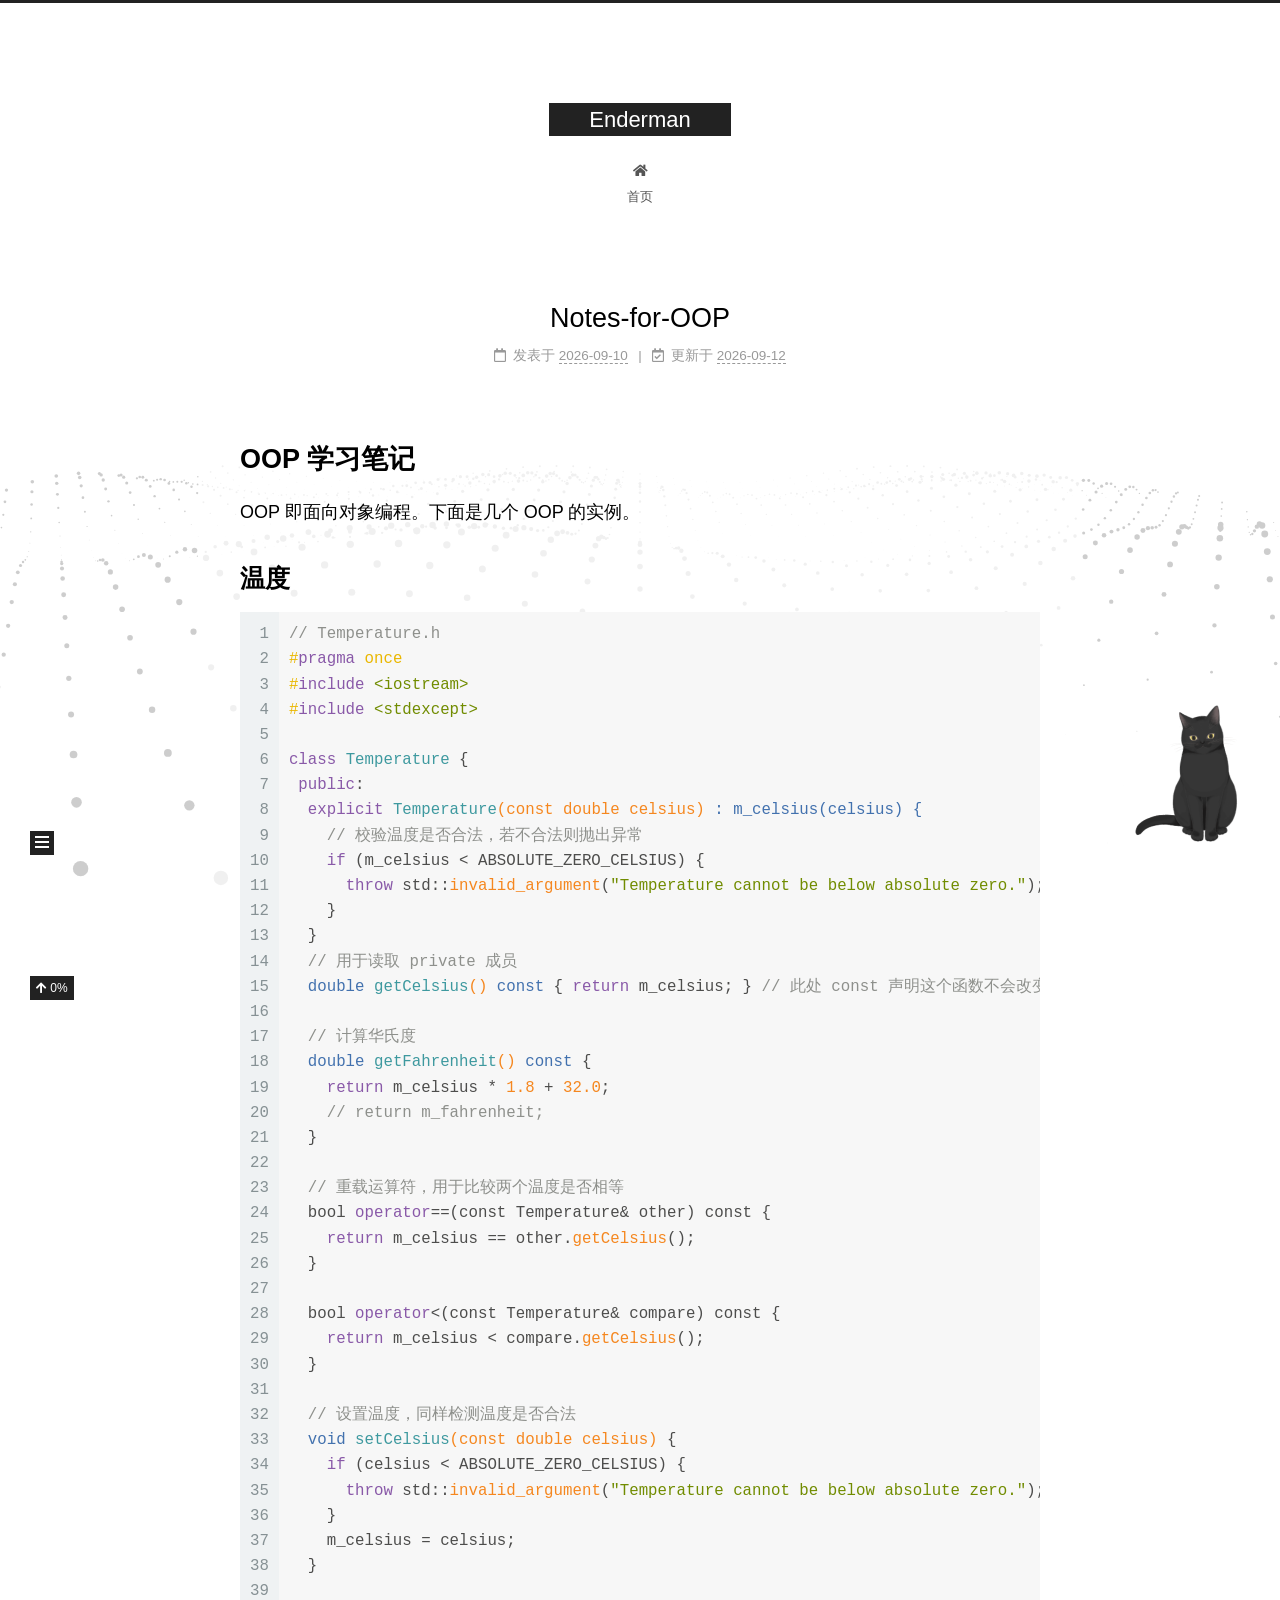
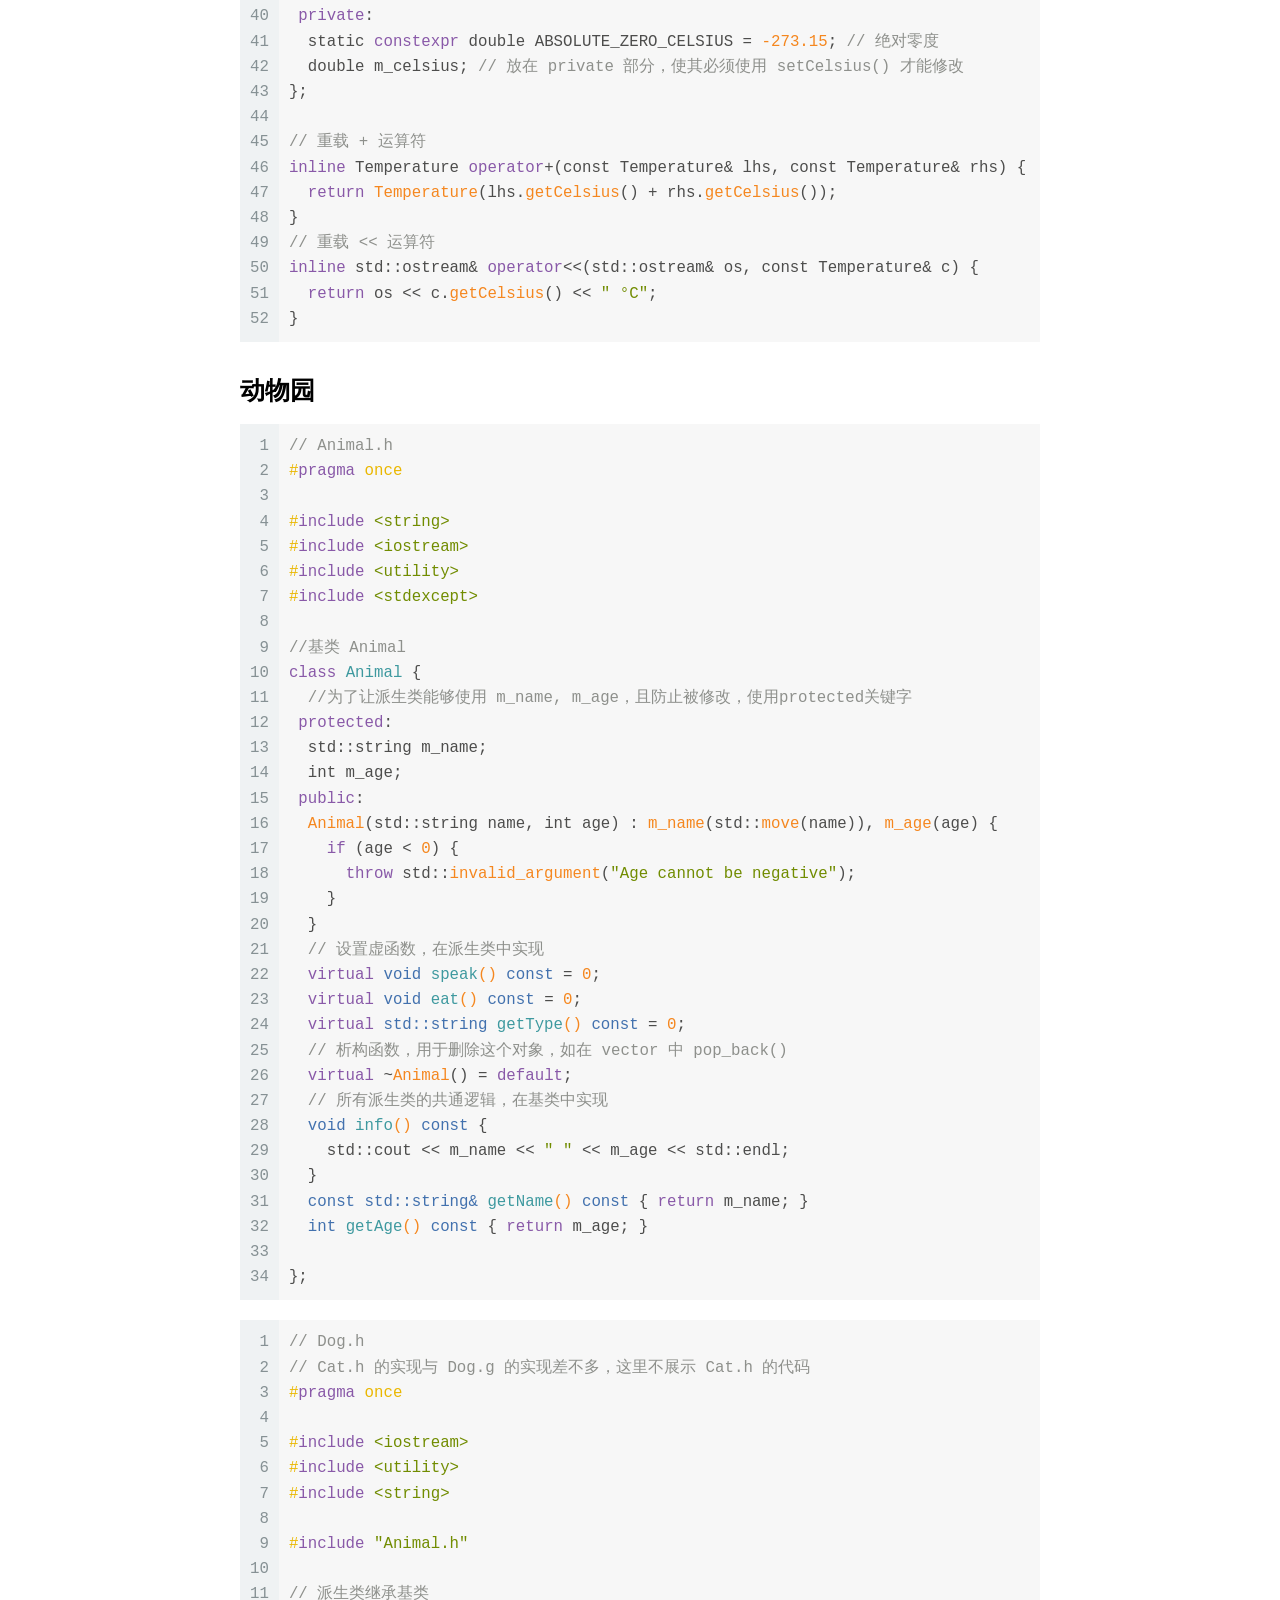
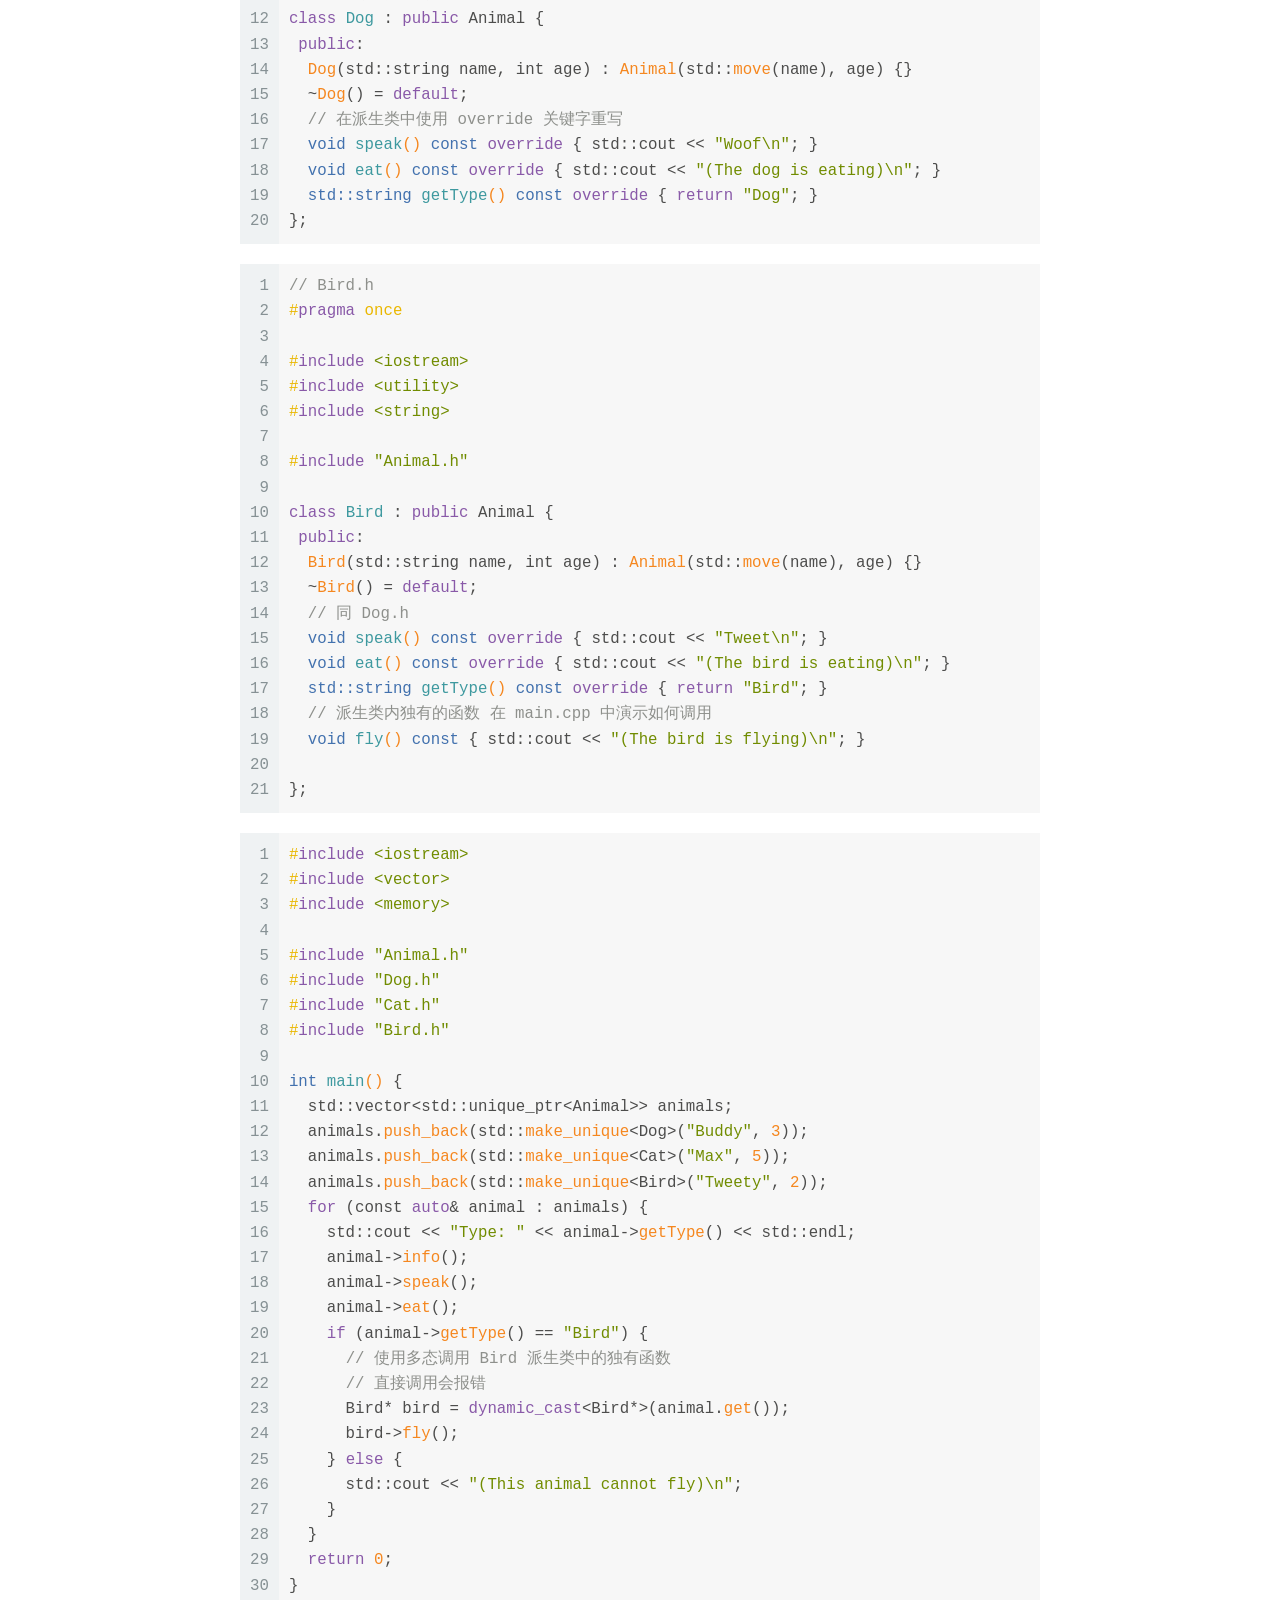
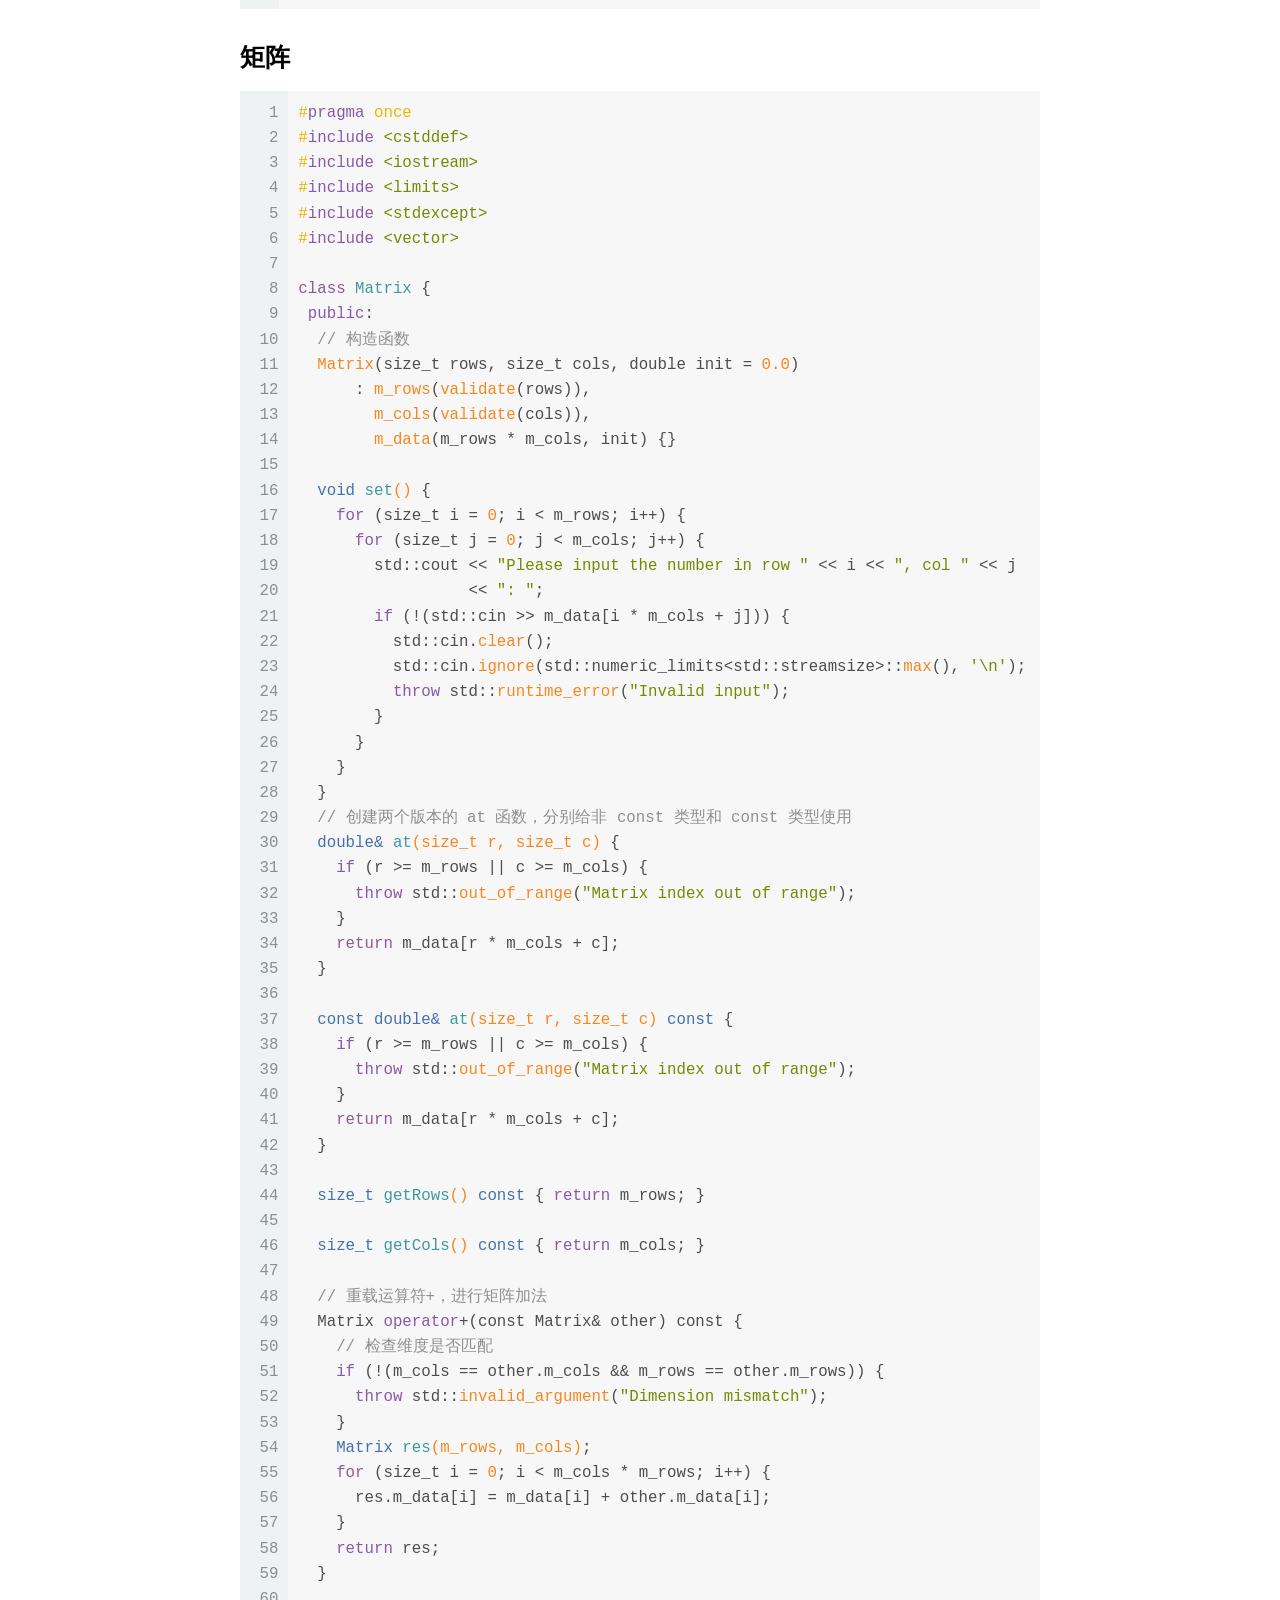
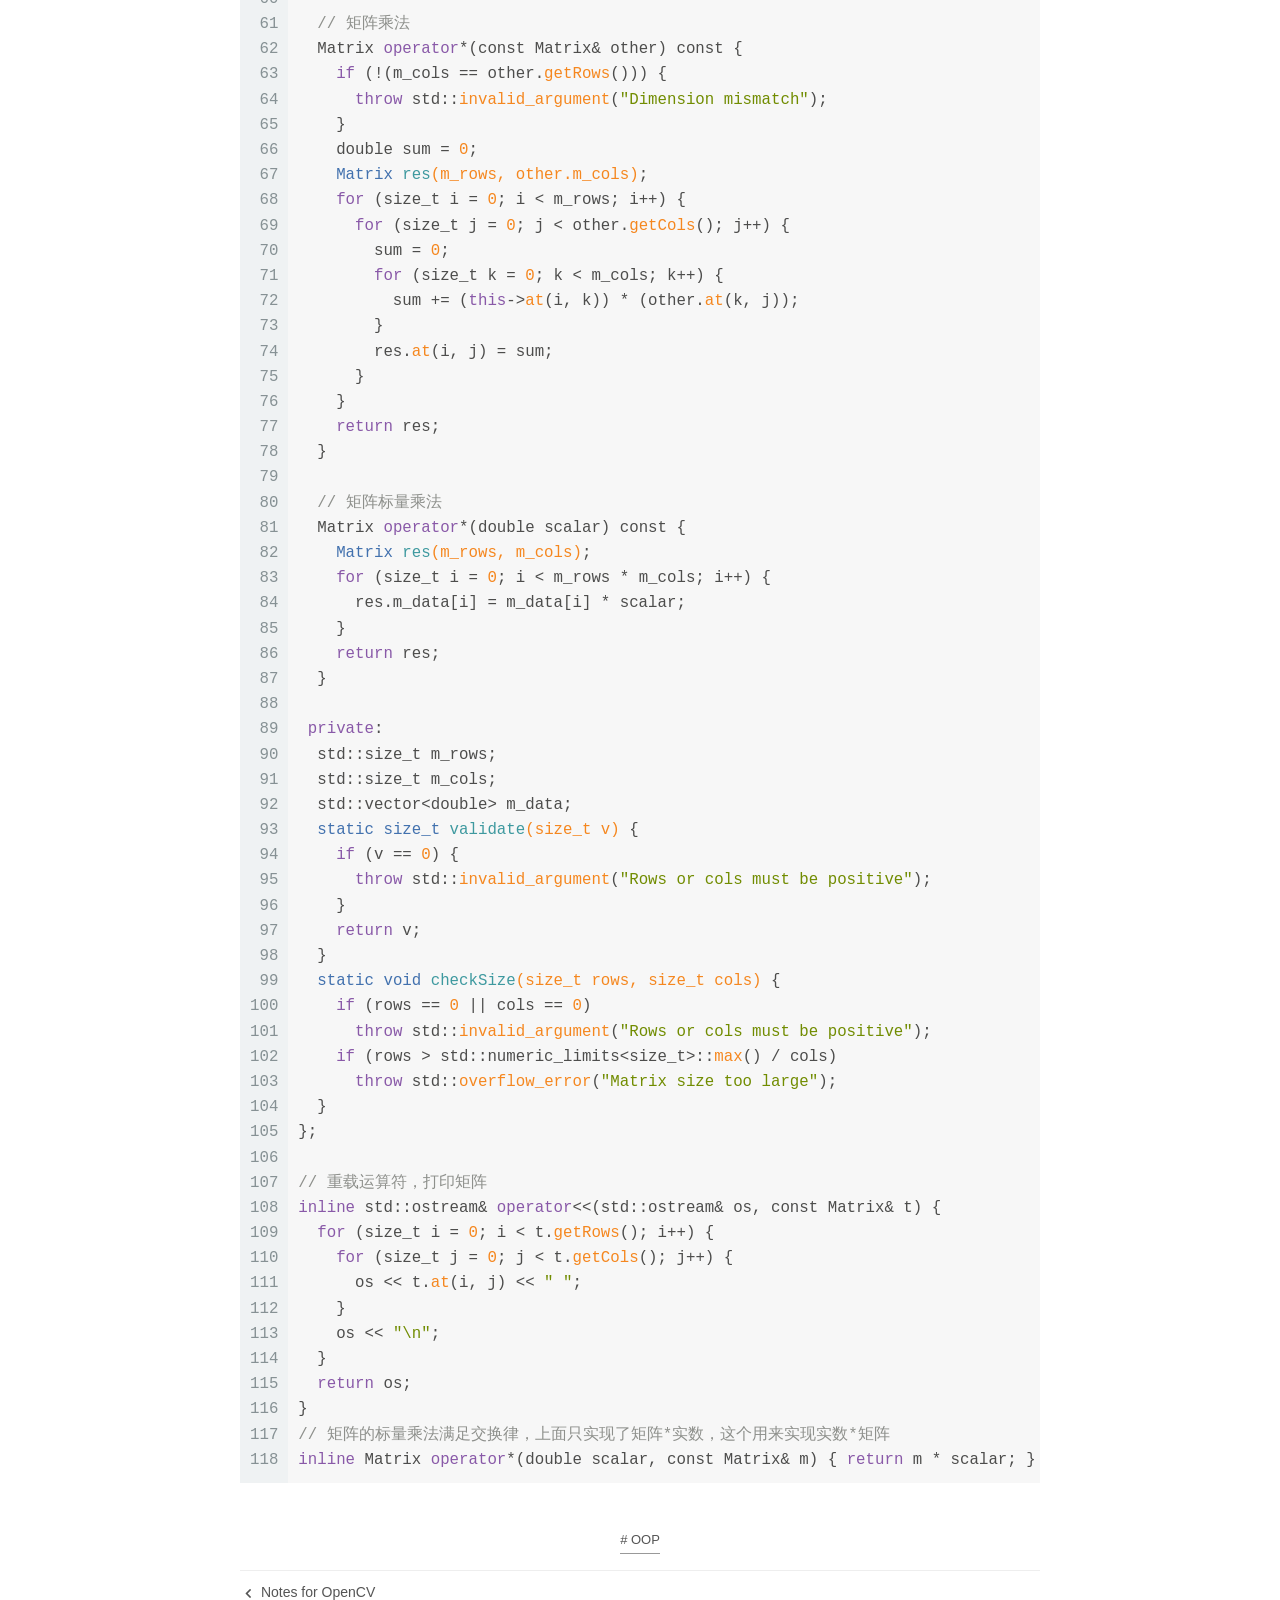
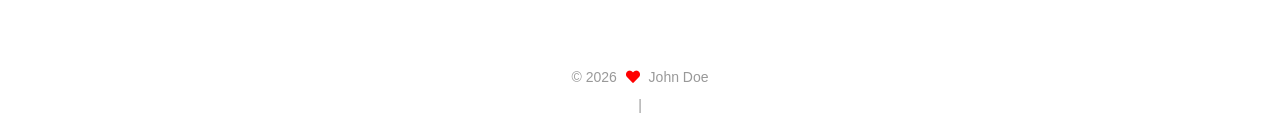
<file: 2026/09/10/Notes-for-OOP/index.html>
<!DOCTYPE html>
<html lang="zh-CN">
<head>
  <meta charset="UTF-8">
<meta name="viewport" content="width=device-width, initial-scale=1, maximum-scale=2">
<meta name="theme-color" content="#222">
<meta name="generator" content="Hexo 8.1.2">
  <link rel="apple-touch-icon" sizes="180x180" href="/images/apple-touch-icon-next.png">
  <link rel="icon" type="image/png" sizes="32x32" href="/images/favicon-32x32-next.png">
  <link rel="icon" type="image/png" sizes="16x16" href="/images/favicon-16x16-next.png">
  <link rel="mask-icon" href="/images/logo.svg" color="#222">

<link rel="stylesheet" href="/css/main.css">


<link rel="stylesheet" href="/lib/font-awesome/css/all.min.css">

<script id="hexo-configurations">
    var NexT = window.NexT || {};
    var CONFIG = {"hostname":"example.com","root":"/","scheme":"Muse","version":"7.8.0","exturl":false,"sidebar":{"position":"left","display":"post","padding":18,"offset":12,"onmobile":false},"copycode":{"enable":false,"show_result":false,"style":null},"back2top":{"enable":true,"sidebar":false,"scrollpercent":true},"bookmark":{"enable":false,"color":"#222","save":"auto"},"fancybox":false,"mediumzoom":false,"lazyload":false,"pangu":false,"comments":{"style":"tabs","active":null,"storage":true,"lazyload":false,"nav":null},"algolia":{"hits":{"per_page":10},"labels":{"input_placeholder":"Search for Posts","hits_empty":"We didn't find any results for the search: ${query}","hits_stats":"${hits} results found in ${time} ms"}},"localsearch":{"enable":false,"trigger":"auto","top_n_per_article":1,"unescape":false,"preload":false},"motion":{"enable":true,"async":false,"transition":{"post_block":"fadeIn","post_header":"slideDownIn","post_body":"slideDownIn","coll_header":"slideLeftIn","sidebar":"slideUpIn"}}};
  </script>

  <meta name="description" content="OOP 学习笔记 OOP 即面向对象编程。下面是几个 OOP 的实例。">
<meta property="og:type" content="article">
<meta property="og:title" content="Notes-for-OOP">
<meta property="og:url" content="http://example.com/2026/09/10/Notes-for-OOP/index.html">
<meta property="og:site_name" content="Enderman">
<meta property="og:description" content="OOP 学习笔记 OOP 即面向对象编程。下面是几个 OOP 的实例。">
<meta property="og:locale" content="zh_CN">
<meta property="article:published_time" content="2026-09-10T14:04:23.000Z">
<meta property="article:modified_time" content="2026-09-12T06:50:06.957Z">
<meta property="article:author" content="John Doe">
<meta property="article:tag" content="OOP">
<meta name="twitter:card" content="summary">

<link rel="canonical" href="http://example.com/2026/09/10/Notes-for-OOP/">


<script id="page-configurations">
  // https://hexo.io/docs/variables.html
  CONFIG.page = {
    sidebar: "",
    isHome : false,
    isPost : true,
    lang   : 'zh-CN'
  };
</script>

  <title>Notes-for-OOP | Enderman</title>
  






  <noscript>
  <style>
  .use-motion .brand,
  .use-motion .menu-item,
  .sidebar-inner,
  .use-motion .post-block,
  .use-motion .pagination,
  .use-motion .comments,
  .use-motion .post-header,
  .use-motion .post-body,
  .use-motion .collection-header { opacity: initial; }

  .use-motion .site-title,
  .use-motion .site-subtitle {
    opacity: initial;
    top: initial;
  }

  .use-motion .logo-line-before i { left: initial; }
  .use-motion .logo-line-after i { right: initial; }
  </style>
</noscript>

  <script type="text/javascript" src="/js/clicklove.js"></script>
</head>

<body itemscope itemtype="http://schema.org/WebPage">
  <div class="container use-motion">
    <div class="headband"></div>

    <header class="header" itemscope itemtype="http://schema.org/WPHeader">
      <div class="header-inner"><div class="site-brand-container">
  <div class="site-nav-toggle">
    <div class="toggle" aria-label="切换导航栏">
      <span class="toggle-line toggle-line-first"></span>
      <span class="toggle-line toggle-line-middle"></span>
      <span class="toggle-line toggle-line-last"></span>
    </div>
  </div>

  <div class="site-meta">

    <a href="/" class="brand" rel="start">
      <span class="logo-line-before"><i></i></span>
      <h1 class="site-title">Enderman</h1>
      <span class="logo-line-after"><i></i></span>
    </a>
  </div>

  <div class="site-nav-right">
    <div class="toggle popup-trigger">
    </div>
  </div>
</div>




<nav class="site-nav">
  <ul id="menu" class="main-menu menu">
        <li class="menu-item menu-item-home">

    <a href="/" rel="section"><i class="fa fa-home fa-fw"></i>首页</a>

  </li>
  </ul>
</nav>




</div>
    </header>

    
  <div class="back-to-top">
    <i class="fa fa-arrow-up"></i>
    <span>0%</span>
  </div>


    <main class="main">
      <div class="main-inner">
        <div class="content-wrap">
          

          <div class="content post posts-expand">
            

    
  
  
  <article itemscope itemtype="http://schema.org/Article" class="post-block" lang="zh-CN">
    <link itemprop="mainEntityOfPage" href="http://example.com/2026/09/10/Notes-for-OOP/">

    <span hidden itemprop="author" itemscope itemtype="http://schema.org/Person">
      <meta itemprop="image" content="/images/Enderman.jpg">
      <meta itemprop="name" content="John Doe">
      <meta itemprop="description" content="">
    </span>

    <span hidden itemprop="publisher" itemscope itemtype="http://schema.org/Organization">
      <meta itemprop="name" content="Enderman">
    </span>
      <header class="post-header">
        <h1 class="post-title" itemprop="name headline">
          Notes-for-OOP
        </h1>

        <div class="post-meta">
            <span class="post-meta-item">
              <span class="post-meta-item-icon">
                <i class="far fa-calendar"></i>
              </span>
              <span class="post-meta-item-text">发表于</span>

              <time title="创建时间：2026-09-10 22:04:23" itemprop="dateCreated datePublished" datetime="2026-09-10T22:04:23+08:00">2026-09-10</time>
            </span>
              <span class="post-meta-item">
                <span class="post-meta-item-icon">
                  <i class="far fa-calendar-check"></i>
                </span>
                <span class="post-meta-item-text">更新于</span>
                <time title="修改时间：2026-09-12 14:50:06" itemprop="dateModified" datetime="2026-09-12T14:50:06+08:00">2026-09-12</time>
              </span>

          
            <span class="post-meta-item" title="阅读次数" id="busuanzi_container_page_pv" style="display: none;">
              <span class="post-meta-item-icon">
                <i class="fa fa-eye"></i>
              </span>
              <span class="post-meta-item-text">阅读次数：</span>
              <span id="busuanzi_value_page_pv"></span>
            </span>

        </div>
      </header>

    
    
    
    <div class="post-body" itemprop="articleBody">

      
        <h1 id="oop-学习笔记">OOP 学习笔记</h1>
<p>OOP 即面向对象编程。下面是几个 OOP 的实例。</p>
<span id="more"></span>
<h2 id="温度">温度</h2>
<figure class="highlight cpp"><table><tr><td class="gutter"><pre><span class="line">1</span><br><span class="line">2</span><br><span class="line">3</span><br><span class="line">4</span><br><span class="line">5</span><br><span class="line">6</span><br><span class="line">7</span><br><span class="line">8</span><br><span class="line">9</span><br><span class="line">10</span><br><span class="line">11</span><br><span class="line">12</span><br><span class="line">13</span><br><span class="line">14</span><br><span class="line">15</span><br><span class="line">16</span><br><span class="line">17</span><br><span class="line">18</span><br><span class="line">19</span><br><span class="line">20</span><br><span class="line">21</span><br><span class="line">22</span><br><span class="line">23</span><br><span class="line">24</span><br><span class="line">25</span><br><span class="line">26</span><br><span class="line">27</span><br><span class="line">28</span><br><span class="line">29</span><br><span class="line">30</span><br><span class="line">31</span><br><span class="line">32</span><br><span class="line">33</span><br><span class="line">34</span><br><span class="line">35</span><br><span class="line">36</span><br><span class="line">37</span><br><span class="line">38</span><br><span class="line">39</span><br><span class="line">40</span><br><span class="line">41</span><br><span class="line">42</span><br><span class="line">43</span><br><span class="line">44</span><br><span class="line">45</span><br><span class="line">46</span><br><span class="line">47</span><br><span class="line">48</span><br><span class="line">49</span><br><span class="line">50</span><br><span class="line">51</span><br><span class="line">52</span><br></pre></td><td class="code"><pre><span class="line"><span class="comment">// Temperature.h</span></span><br><span class="line"><span class="meta">#<span class="keyword">pragma</span> once</span></span><br><span class="line"><span class="meta">#<span class="keyword">include</span> <span class="string">&lt;iostream&gt;</span></span></span><br><span class="line"><span class="meta">#<span class="keyword">include</span> <span class="string">&lt;stdexcept&gt;</span></span></span><br><span class="line"></span><br><span class="line"><span class="keyword">class</span> <span class="title class_">Temperature</span> &#123;</span><br><span class="line"> <span class="keyword">public</span>:</span><br><span class="line">  <span class="function"><span class="keyword">explicit</span> <span class="title">Temperature</span><span class="params">(<span class="type">const</span> <span class="type">double</span> celsius)</span> : m_celsius(celsius) &#123;</span></span><br><span class="line">    <span class="comment">// 校验温度是否合法，若不合法则抛出异常</span></span><br><span class="line">    <span class="keyword">if</span> (m_celsius &lt; ABSOLUTE_ZERO_CELSIUS) &#123;</span><br><span class="line">      <span class="keyword">throw</span> std::<span class="built_in">invalid_argument</span>(<span class="string">&quot;Temperature cannot be below absolute zero.&quot;</span>);</span><br><span class="line">    &#125;</span><br><span class="line">  &#125;</span><br><span class="line">  <span class="comment">// 用于读取 private 成员</span></span><br><span class="line">  <span class="function"><span class="type">double</span> <span class="title">getCelsius</span><span class="params">()</span> <span class="type">const</span> </span>&#123; <span class="keyword">return</span> m_celsius; &#125; <span class="comment">// 此处 const 声明这个函数不会改变类内的成员</span></span><br><span class="line"></span><br><span class="line">  <span class="comment">// 计算华氏度</span></span><br><span class="line">  <span class="function"><span class="type">double</span> <span class="title">getFahrenheit</span><span class="params">()</span> <span class="type">const</span> </span>&#123;</span><br><span class="line">    <span class="keyword">return</span> m_celsius * <span class="number">1.8</span> + <span class="number">32.0</span>;</span><br><span class="line">    <span class="comment">// return m_fahrenheit;</span></span><br><span class="line">  &#125;</span><br><span class="line"></span><br><span class="line">  <span class="comment">// 重载运算符，用于比较两个温度是否相等</span></span><br><span class="line">  <span class="type">bool</span> <span class="keyword">operator</span>==(<span class="type">const</span> Temperature&amp; other) <span class="type">const</span> &#123;</span><br><span class="line">    <span class="keyword">return</span> m_celsius == other.<span class="built_in">getCelsius</span>();</span><br><span class="line">  &#125;</span><br><span class="line"></span><br><span class="line">  <span class="type">bool</span> <span class="keyword">operator</span>&lt;(<span class="type">const</span> Temperature&amp; compare) <span class="type">const</span> &#123;</span><br><span class="line">    <span class="keyword">return</span> m_celsius &lt; compare.<span class="built_in">getCelsius</span>();</span><br><span class="line">  &#125;</span><br><span class="line"></span><br><span class="line">  <span class="comment">// 设置温度，同样检测温度是否合法</span></span><br><span class="line">  <span class="function"><span class="type">void</span> <span class="title">setCelsius</span><span class="params">(<span class="type">const</span> <span class="type">double</span> celsius)</span> </span>&#123;</span><br><span class="line">    <span class="keyword">if</span> (celsius &lt; ABSOLUTE_ZERO_CELSIUS) &#123;</span><br><span class="line">      <span class="keyword">throw</span> std::<span class="built_in">invalid_argument</span>(<span class="string">&quot;Temperature cannot be below absolute zero.&quot;</span>);</span><br><span class="line">    &#125;</span><br><span class="line">    m_celsius = celsius;</span><br><span class="line">  &#125;</span><br><span class="line"></span><br><span class="line"> <span class="keyword">private</span>:</span><br><span class="line">  <span class="type">static</span> <span class="keyword">constexpr</span> <span class="type">double</span> ABSOLUTE_ZERO_CELSIUS = <span class="number">-273.15</span>; <span class="comment">// 绝对零度</span></span><br><span class="line">  <span class="type">double</span> m_celsius; <span class="comment">// 放在 private 部分，使其必须使用 setCelsius() 才能修改</span></span><br><span class="line">&#125;;</span><br><span class="line"></span><br><span class="line"><span class="comment">// 重载 + 运算符</span></span><br><span class="line"><span class="keyword">inline</span> Temperature <span class="keyword">operator</span>+(<span class="type">const</span> Temperature&amp; lhs, <span class="type">const</span> Temperature&amp; rhs) &#123;</span><br><span class="line">  <span class="keyword">return</span> <span class="built_in">Temperature</span>(lhs.<span class="built_in">getCelsius</span>() + rhs.<span class="built_in">getCelsius</span>());</span><br><span class="line">&#125;</span><br><span class="line"><span class="comment">// 重载 &lt;&lt; 运算符</span></span><br><span class="line"><span class="keyword">inline</span> std::ostream&amp; <span class="keyword">operator</span>&lt;&lt;(std::ostream&amp; os, <span class="type">const</span> Temperature&amp; c) &#123;</span><br><span class="line">  <span class="keyword">return</span> os &lt;&lt; c.<span class="built_in">getCelsius</span>() &lt;&lt; <span class="string">&quot; °C&quot;</span>;</span><br><span class="line">&#125;</span><br></pre></td></tr></table></figure>
<h2 id="动物园">动物园</h2>
<figure class="highlight cpp"><table><tr><td class="gutter"><pre><span class="line">1</span><br><span class="line">2</span><br><span class="line">3</span><br><span class="line">4</span><br><span class="line">5</span><br><span class="line">6</span><br><span class="line">7</span><br><span class="line">8</span><br><span class="line">9</span><br><span class="line">10</span><br><span class="line">11</span><br><span class="line">12</span><br><span class="line">13</span><br><span class="line">14</span><br><span class="line">15</span><br><span class="line">16</span><br><span class="line">17</span><br><span class="line">18</span><br><span class="line">19</span><br><span class="line">20</span><br><span class="line">21</span><br><span class="line">22</span><br><span class="line">23</span><br><span class="line">24</span><br><span class="line">25</span><br><span class="line">26</span><br><span class="line">27</span><br><span class="line">28</span><br><span class="line">29</span><br><span class="line">30</span><br><span class="line">31</span><br><span class="line">32</span><br><span class="line">33</span><br><span class="line">34</span><br></pre></td><td class="code"><pre><span class="line"><span class="comment">// Animal.h</span></span><br><span class="line"><span class="meta">#<span class="keyword">pragma</span> once</span></span><br><span class="line"></span><br><span class="line"><span class="meta">#<span class="keyword">include</span> <span class="string">&lt;string&gt;</span></span></span><br><span class="line"><span class="meta">#<span class="keyword">include</span> <span class="string">&lt;iostream&gt;</span></span></span><br><span class="line"><span class="meta">#<span class="keyword">include</span> <span class="string">&lt;utility&gt;</span></span></span><br><span class="line"><span class="meta">#<span class="keyword">include</span> <span class="string">&lt;stdexcept&gt;</span></span></span><br><span class="line"></span><br><span class="line"><span class="comment">//基类 Animal</span></span><br><span class="line"><span class="keyword">class</span> <span class="title class_">Animal</span> &#123;</span><br><span class="line">  <span class="comment">//为了让派生类能够使用 m_name, m_age，且防止被修改，使用protected关键字</span></span><br><span class="line"> <span class="keyword">protected</span>:</span><br><span class="line">  std::string m_name;</span><br><span class="line">  <span class="type">int</span> m_age;</span><br><span class="line"> <span class="keyword">public</span>:</span><br><span class="line">  <span class="built_in">Animal</span>(std::string name, <span class="type">int</span> age) : <span class="built_in">m_name</span>(std::<span class="built_in">move</span>(name)), <span class="built_in">m_age</span>(age) &#123;</span><br><span class="line">    <span class="keyword">if</span> (age &lt; <span class="number">0</span>) &#123;</span><br><span class="line">      <span class="keyword">throw</span> std::<span class="built_in">invalid_argument</span>(<span class="string">&quot;Age cannot be negative&quot;</span>);</span><br><span class="line">    &#125;</span><br><span class="line">  &#125;</span><br><span class="line">  <span class="comment">// 设置虚函数，在派生类中实现</span></span><br><span class="line">  <span class="function"><span class="keyword">virtual</span> <span class="type">void</span> <span class="title">speak</span><span class="params">()</span> <span class="type">const</span> </span>= <span class="number">0</span>;</span><br><span class="line">  <span class="function"><span class="keyword">virtual</span> <span class="type">void</span> <span class="title">eat</span><span class="params">()</span> <span class="type">const</span> </span>= <span class="number">0</span>;</span><br><span class="line">  <span class="function"><span class="keyword">virtual</span> std::string <span class="title">getType</span><span class="params">()</span> <span class="type">const</span> </span>= <span class="number">0</span>;</span><br><span class="line">  <span class="comment">// 析构函数，用于删除这个对象，如在 vector 中 pop_back()</span></span><br><span class="line">  <span class="keyword">virtual</span> ~<span class="built_in">Animal</span>() = <span class="keyword">default</span>;</span><br><span class="line">  <span class="comment">// 所有派生类的共通逻辑，在基类中实现</span></span><br><span class="line">  <span class="function"><span class="type">void</span> <span class="title">info</span><span class="params">()</span> <span class="type">const</span> </span>&#123;</span><br><span class="line">    std::cout &lt;&lt; m_name &lt;&lt; <span class="string">&quot; &quot;</span> &lt;&lt; m_age &lt;&lt; std::endl;</span><br><span class="line">  &#125;</span><br><span class="line">  <span class="function"><span class="type">const</span> std::string&amp; <span class="title">getName</span><span class="params">()</span> <span class="type">const</span> </span>&#123; <span class="keyword">return</span> m_name; &#125;</span><br><span class="line">  <span class="function"><span class="type">int</span> <span class="title">getAge</span><span class="params">()</span> <span class="type">const</span> </span>&#123; <span class="keyword">return</span> m_age; &#125;</span><br><span class="line"></span><br><span class="line">&#125;;</span><br></pre></td></tr></table></figure>
<figure class="highlight cpp"><table><tr><td class="gutter"><pre><span class="line">1</span><br><span class="line">2</span><br><span class="line">3</span><br><span class="line">4</span><br><span class="line">5</span><br><span class="line">6</span><br><span class="line">7</span><br><span class="line">8</span><br><span class="line">9</span><br><span class="line">10</span><br><span class="line">11</span><br><span class="line">12</span><br><span class="line">13</span><br><span class="line">14</span><br><span class="line">15</span><br><span class="line">16</span><br><span class="line">17</span><br><span class="line">18</span><br><span class="line">19</span><br><span class="line">20</span><br></pre></td><td class="code"><pre><span class="line"><span class="comment">// Dog.h</span></span><br><span class="line"><span class="comment">// Cat.h 的实现与 Dog.g 的实现差不多，这里不展示 Cat.h 的代码</span></span><br><span class="line"><span class="meta">#<span class="keyword">pragma</span> once</span></span><br><span class="line"></span><br><span class="line"><span class="meta">#<span class="keyword">include</span> <span class="string">&lt;iostream&gt;</span></span></span><br><span class="line"><span class="meta">#<span class="keyword">include</span> <span class="string">&lt;utility&gt;</span></span></span><br><span class="line"><span class="meta">#<span class="keyword">include</span> <span class="string">&lt;string&gt;</span></span></span><br><span class="line"></span><br><span class="line"><span class="meta">#<span class="keyword">include</span> <span class="string">&quot;Animal.h&quot;</span></span></span><br><span class="line"></span><br><span class="line"><span class="comment">// 派生类继承基类</span></span><br><span class="line"><span class="keyword">class</span> <span class="title class_">Dog</span> : <span class="keyword">public</span> Animal &#123;</span><br><span class="line"> <span class="keyword">public</span>:</span><br><span class="line">  <span class="built_in">Dog</span>(std::string name, <span class="type">int</span> age) : <span class="built_in">Animal</span>(std::<span class="built_in">move</span>(name), age) &#123;&#125;</span><br><span class="line">  ~<span class="built_in">Dog</span>() = <span class="keyword">default</span>;</span><br><span class="line">  <span class="comment">// 在派生类中使用 override 关键字重写</span></span><br><span class="line">  <span class="function"><span class="type">void</span> <span class="title">speak</span><span class="params">()</span> <span class="type">const</span> <span class="keyword">override</span> </span>&#123; std::cout &lt;&lt; <span class="string">&quot;Woof\n&quot;</span>; &#125;</span><br><span class="line">  <span class="function"><span class="type">void</span> <span class="title">eat</span><span class="params">()</span> <span class="type">const</span> <span class="keyword">override</span> </span>&#123; std::cout &lt;&lt; <span class="string">&quot;(The dog is eating)\n&quot;</span>; &#125;</span><br><span class="line">  <span class="function">std::string <span class="title">getType</span><span class="params">()</span> <span class="type">const</span> <span class="keyword">override</span> </span>&#123; <span class="keyword">return</span> <span class="string">&quot;Dog&quot;</span>; &#125;</span><br><span class="line">&#125;;</span><br></pre></td></tr></table></figure>
<figure class="highlight cpp"><table><tr><td class="gutter"><pre><span class="line">1</span><br><span class="line">2</span><br><span class="line">3</span><br><span class="line">4</span><br><span class="line">5</span><br><span class="line">6</span><br><span class="line">7</span><br><span class="line">8</span><br><span class="line">9</span><br><span class="line">10</span><br><span class="line">11</span><br><span class="line">12</span><br><span class="line">13</span><br><span class="line">14</span><br><span class="line">15</span><br><span class="line">16</span><br><span class="line">17</span><br><span class="line">18</span><br><span class="line">19</span><br><span class="line">20</span><br><span class="line">21</span><br></pre></td><td class="code"><pre><span class="line"><span class="comment">// Bird.h</span></span><br><span class="line"><span class="meta">#<span class="keyword">pragma</span> once</span></span><br><span class="line"></span><br><span class="line"><span class="meta">#<span class="keyword">include</span> <span class="string">&lt;iostream&gt;</span></span></span><br><span class="line"><span class="meta">#<span class="keyword">include</span> <span class="string">&lt;utility&gt;</span></span></span><br><span class="line"><span class="meta">#<span class="keyword">include</span> <span class="string">&lt;string&gt;</span></span></span><br><span class="line"></span><br><span class="line"><span class="meta">#<span class="keyword">include</span> <span class="string">&quot;Animal.h&quot;</span></span></span><br><span class="line"></span><br><span class="line"><span class="keyword">class</span> <span class="title class_">Bird</span> : <span class="keyword">public</span> Animal &#123;</span><br><span class="line"> <span class="keyword">public</span>:</span><br><span class="line">  <span class="built_in">Bird</span>(std::string name, <span class="type">int</span> age) : <span class="built_in">Animal</span>(std::<span class="built_in">move</span>(name), age) &#123;&#125;</span><br><span class="line">  ~<span class="built_in">Bird</span>() = <span class="keyword">default</span>;</span><br><span class="line">  <span class="comment">// 同 Dog.h</span></span><br><span class="line">  <span class="function"><span class="type">void</span> <span class="title">speak</span><span class="params">()</span> <span class="type">const</span> <span class="keyword">override</span> </span>&#123; std::cout &lt;&lt; <span class="string">&quot;Tweet\n&quot;</span>; &#125;</span><br><span class="line">  <span class="function"><span class="type">void</span> <span class="title">eat</span><span class="params">()</span> <span class="type">const</span> <span class="keyword">override</span> </span>&#123; std::cout &lt;&lt; <span class="string">&quot;(The bird is eating)\n&quot;</span>; &#125;</span><br><span class="line">  <span class="function">std::string <span class="title">getType</span><span class="params">()</span> <span class="type">const</span> <span class="keyword">override</span> </span>&#123; <span class="keyword">return</span> <span class="string">&quot;Bird&quot;</span>; &#125;</span><br><span class="line">  <span class="comment">// 派生类内独有的函数 在 main.cpp 中演示如何调用</span></span><br><span class="line">  <span class="function"><span class="type">void</span> <span class="title">fly</span><span class="params">()</span> <span class="type">const</span> </span>&#123; std::cout &lt;&lt; <span class="string">&quot;(The bird is flying)\n&quot;</span>; &#125;</span><br><span class="line">  </span><br><span class="line">&#125;;</span><br></pre></td></tr></table></figure>
<figure class="highlight cpp"><table><tr><td class="gutter"><pre><span class="line">1</span><br><span class="line">2</span><br><span class="line">3</span><br><span class="line">4</span><br><span class="line">5</span><br><span class="line">6</span><br><span class="line">7</span><br><span class="line">8</span><br><span class="line">9</span><br><span class="line">10</span><br><span class="line">11</span><br><span class="line">12</span><br><span class="line">13</span><br><span class="line">14</span><br><span class="line">15</span><br><span class="line">16</span><br><span class="line">17</span><br><span class="line">18</span><br><span class="line">19</span><br><span class="line">20</span><br><span class="line">21</span><br><span class="line">22</span><br><span class="line">23</span><br><span class="line">24</span><br><span class="line">25</span><br><span class="line">26</span><br><span class="line">27</span><br><span class="line">28</span><br><span class="line">29</span><br><span class="line">30</span><br></pre></td><td class="code"><pre><span class="line"><span class="meta">#<span class="keyword">include</span> <span class="string">&lt;iostream&gt;</span></span></span><br><span class="line"><span class="meta">#<span class="keyword">include</span> <span class="string">&lt;vector&gt;</span></span></span><br><span class="line"><span class="meta">#<span class="keyword">include</span> <span class="string">&lt;memory&gt;</span></span></span><br><span class="line"></span><br><span class="line"><span class="meta">#<span class="keyword">include</span> <span class="string">&quot;Animal.h&quot;</span></span></span><br><span class="line"><span class="meta">#<span class="keyword">include</span> <span class="string">&quot;Dog.h&quot;</span></span></span><br><span class="line"><span class="meta">#<span class="keyword">include</span> <span class="string">&quot;Cat.h&quot;</span></span></span><br><span class="line"><span class="meta">#<span class="keyword">include</span> <span class="string">&quot;Bird.h&quot;</span></span></span><br><span class="line"></span><br><span class="line"><span class="function"><span class="type">int</span> <span class="title">main</span><span class="params">()</span> </span>&#123; </span><br><span class="line">  std::vector&lt;std::unique_ptr&lt;Animal&gt;&gt; animals;</span><br><span class="line">  animals.<span class="built_in">push_back</span>(std::<span class="built_in">make_unique</span>&lt;Dog&gt;(<span class="string">&quot;Buddy&quot;</span>, <span class="number">3</span>));</span><br><span class="line">  animals.<span class="built_in">push_back</span>(std::<span class="built_in">make_unique</span>&lt;Cat&gt;(<span class="string">&quot;Max&quot;</span>, <span class="number">5</span>));</span><br><span class="line">  animals.<span class="built_in">push_back</span>(std::<span class="built_in">make_unique</span>&lt;Bird&gt;(<span class="string">&quot;Tweety&quot;</span>, <span class="number">2</span>));</span><br><span class="line">  <span class="keyword">for</span> (<span class="type">const</span> <span class="keyword">auto</span>&amp; animal : animals) &#123;</span><br><span class="line">    std::cout &lt;&lt; <span class="string">&quot;Type: &quot;</span> &lt;&lt; animal-&gt;<span class="built_in">getType</span>() &lt;&lt; std::endl;</span><br><span class="line">    animal-&gt;<span class="built_in">info</span>();</span><br><span class="line">    animal-&gt;<span class="built_in">speak</span>();</span><br><span class="line">    animal-&gt;<span class="built_in">eat</span>();</span><br><span class="line">    <span class="keyword">if</span> (animal-&gt;<span class="built_in">getType</span>() == <span class="string">&quot;Bird&quot;</span>) &#123;</span><br><span class="line">      <span class="comment">// 使用多态调用 Bird 派生类中的独有函数</span></span><br><span class="line">      <span class="comment">// 直接调用会报错</span></span><br><span class="line">      Bird* bird = <span class="keyword">dynamic_cast</span>&lt;Bird*&gt;(animal.<span class="built_in">get</span>());</span><br><span class="line">      bird-&gt;<span class="built_in">fly</span>();</span><br><span class="line">    &#125; <span class="keyword">else</span> &#123;</span><br><span class="line">      std::cout &lt;&lt; <span class="string">&quot;(This animal cannot fly)\n&quot;</span>;</span><br><span class="line">    &#125;</span><br><span class="line">  &#125;</span><br><span class="line">  <span class="keyword">return</span> <span class="number">0</span>; </span><br><span class="line">&#125;</span><br></pre></td></tr></table></figure>
<h2 id="矩阵">矩阵</h2>
<figure class="highlight cpp"><table><tr><td class="gutter"><pre><span class="line">1</span><br><span class="line">2</span><br><span class="line">3</span><br><span class="line">4</span><br><span class="line">5</span><br><span class="line">6</span><br><span class="line">7</span><br><span class="line">8</span><br><span class="line">9</span><br><span class="line">10</span><br><span class="line">11</span><br><span class="line">12</span><br><span class="line">13</span><br><span class="line">14</span><br><span class="line">15</span><br><span class="line">16</span><br><span class="line">17</span><br><span class="line">18</span><br><span class="line">19</span><br><span class="line">20</span><br><span class="line">21</span><br><span class="line">22</span><br><span class="line">23</span><br><span class="line">24</span><br><span class="line">25</span><br><span class="line">26</span><br><span class="line">27</span><br><span class="line">28</span><br><span class="line">29</span><br><span class="line">30</span><br><span class="line">31</span><br><span class="line">32</span><br><span class="line">33</span><br><span class="line">34</span><br><span class="line">35</span><br><span class="line">36</span><br><span class="line">37</span><br><span class="line">38</span><br><span class="line">39</span><br><span class="line">40</span><br><span class="line">41</span><br><span class="line">42</span><br><span class="line">43</span><br><span class="line">44</span><br><span class="line">45</span><br><span class="line">46</span><br><span class="line">47</span><br><span class="line">48</span><br><span class="line">49</span><br><span class="line">50</span><br><span class="line">51</span><br><span class="line">52</span><br><span class="line">53</span><br><span class="line">54</span><br><span class="line">55</span><br><span class="line">56</span><br><span class="line">57</span><br><span class="line">58</span><br><span class="line">59</span><br><span class="line">60</span><br><span class="line">61</span><br><span class="line">62</span><br><span class="line">63</span><br><span class="line">64</span><br><span class="line">65</span><br><span class="line">66</span><br><span class="line">67</span><br><span class="line">68</span><br><span class="line">69</span><br><span class="line">70</span><br><span class="line">71</span><br><span class="line">72</span><br><span class="line">73</span><br><span class="line">74</span><br><span class="line">75</span><br><span class="line">76</span><br><span class="line">77</span><br><span class="line">78</span><br><span class="line">79</span><br><span class="line">80</span><br><span class="line">81</span><br><span class="line">82</span><br><span class="line">83</span><br><span class="line">84</span><br><span class="line">85</span><br><span class="line">86</span><br><span class="line">87</span><br><span class="line">88</span><br><span class="line">89</span><br><span class="line">90</span><br><span class="line">91</span><br><span class="line">92</span><br><span class="line">93</span><br><span class="line">94</span><br><span class="line">95</span><br><span class="line">96</span><br><span class="line">97</span><br><span class="line">98</span><br><span class="line">99</span><br><span class="line">100</span><br><span class="line">101</span><br><span class="line">102</span><br><span class="line">103</span><br><span class="line">104</span><br><span class="line">105</span><br><span class="line">106</span><br><span class="line">107</span><br><span class="line">108</span><br><span class="line">109</span><br><span class="line">110</span><br><span class="line">111</span><br><span class="line">112</span><br><span class="line">113</span><br><span class="line">114</span><br><span class="line">115</span><br><span class="line">116</span><br><span class="line">117</span><br><span class="line">118</span><br></pre></td><td class="code"><pre><span class="line"><span class="meta">#<span class="keyword">pragma</span> once</span></span><br><span class="line"><span class="meta">#<span class="keyword">include</span> <span class="string">&lt;cstddef&gt;</span></span></span><br><span class="line"><span class="meta">#<span class="keyword">include</span> <span class="string">&lt;iostream&gt;</span></span></span><br><span class="line"><span class="meta">#<span class="keyword">include</span> <span class="string">&lt;limits&gt;</span></span></span><br><span class="line"><span class="meta">#<span class="keyword">include</span> <span class="string">&lt;stdexcept&gt;</span></span></span><br><span class="line"><span class="meta">#<span class="keyword">include</span> <span class="string">&lt;vector&gt;</span></span></span><br><span class="line"></span><br><span class="line"><span class="keyword">class</span> <span class="title class_">Matrix</span> &#123;</span><br><span class="line"> <span class="keyword">public</span>:</span><br><span class="line">  <span class="comment">// 构造函数</span></span><br><span class="line">  <span class="built_in">Matrix</span>(<span class="type">size_t</span> rows, <span class="type">size_t</span> cols, <span class="type">double</span> init = <span class="number">0.0</span>)</span><br><span class="line">      : <span class="built_in">m_rows</span>(<span class="built_in">validate</span>(rows)),</span><br><span class="line">        <span class="built_in">m_cols</span>(<span class="built_in">validate</span>(cols)),</span><br><span class="line">        <span class="built_in">m_data</span>(m_rows * m_cols, init) &#123;&#125;</span><br><span class="line"></span><br><span class="line">  <span class="function"><span class="type">void</span> <span class="title">set</span><span class="params">()</span> </span>&#123;</span><br><span class="line">    <span class="keyword">for</span> (<span class="type">size_t</span> i = <span class="number">0</span>; i &lt; m_rows; i++) &#123;</span><br><span class="line">      <span class="keyword">for</span> (<span class="type">size_t</span> j = <span class="number">0</span>; j &lt; m_cols; j++) &#123;</span><br><span class="line">        std::cout &lt;&lt; <span class="string">&quot;Please input the number in row &quot;</span> &lt;&lt; i &lt;&lt; <span class="string">&quot;, col &quot;</span> &lt;&lt; j</span><br><span class="line">                  &lt;&lt; <span class="string">&quot;: &quot;</span>;</span><br><span class="line">        <span class="keyword">if</span> (!(std::cin &gt;&gt; m_data[i * m_cols + j])) &#123;</span><br><span class="line">          std::cin.<span class="built_in">clear</span>();</span><br><span class="line">          std::cin.<span class="built_in">ignore</span>(std::numeric_limits&lt;std::streamsize&gt;::<span class="built_in">max</span>(), <span class="string">&#x27;\n&#x27;</span>);</span><br><span class="line">          <span class="keyword">throw</span> std::<span class="built_in">runtime_error</span>(<span class="string">&quot;Invalid input&quot;</span>);</span><br><span class="line">        &#125;</span><br><span class="line">      &#125;</span><br><span class="line">    &#125;</span><br><span class="line">  &#125;</span><br><span class="line">  <span class="comment">// 创建两个版本的 at 函数，分别给非 const 类型和 const 类型使用</span></span><br><span class="line">  <span class="function"><span class="type">double</span>&amp; <span class="title">at</span><span class="params">(<span class="type">size_t</span> r, <span class="type">size_t</span> c)</span> </span>&#123;</span><br><span class="line">    <span class="keyword">if</span> (r &gt;= m_rows || c &gt;= m_cols) &#123;</span><br><span class="line">      <span class="keyword">throw</span> std::<span class="built_in">out_of_range</span>(<span class="string">&quot;Matrix index out of range&quot;</span>);</span><br><span class="line">    &#125;</span><br><span class="line">    <span class="keyword">return</span> m_data[r * m_cols + c];</span><br><span class="line">  &#125;</span><br><span class="line"></span><br><span class="line">  <span class="function"><span class="type">const</span> <span class="type">double</span>&amp; <span class="title">at</span><span class="params">(<span class="type">size_t</span> r, <span class="type">size_t</span> c)</span> <span class="type">const</span> </span>&#123;</span><br><span class="line">    <span class="keyword">if</span> (r &gt;= m_rows || c &gt;= m_cols) &#123;</span><br><span class="line">      <span class="keyword">throw</span> std::<span class="built_in">out_of_range</span>(<span class="string">&quot;Matrix index out of range&quot;</span>);</span><br><span class="line">    &#125;</span><br><span class="line">    <span class="keyword">return</span> m_data[r * m_cols + c];</span><br><span class="line">  &#125;</span><br><span class="line"></span><br><span class="line">  <span class="function"><span class="type">size_t</span> <span class="title">getRows</span><span class="params">()</span> <span class="type">const</span> </span>&#123; <span class="keyword">return</span> m_rows; &#125;</span><br><span class="line"></span><br><span class="line">  <span class="function"><span class="type">size_t</span> <span class="title">getCols</span><span class="params">()</span> <span class="type">const</span> </span>&#123; <span class="keyword">return</span> m_cols; &#125;</span><br><span class="line"></span><br><span class="line">  <span class="comment">// 重载运算符+，进行矩阵加法</span></span><br><span class="line">  Matrix <span class="keyword">operator</span>+(<span class="type">const</span> Matrix&amp; other) <span class="type">const</span> &#123;</span><br><span class="line">    <span class="comment">// 检查维度是否匹配</span></span><br><span class="line">    <span class="keyword">if</span> (!(m_cols == other.m_cols &amp;&amp; m_rows == other.m_rows)) &#123;</span><br><span class="line">      <span class="keyword">throw</span> std::<span class="built_in">invalid_argument</span>(<span class="string">&quot;Dimension mismatch&quot;</span>);</span><br><span class="line">    &#125;</span><br><span class="line">    <span class="function">Matrix <span class="title">res</span><span class="params">(m_rows, m_cols)</span></span>;</span><br><span class="line">    <span class="keyword">for</span> (<span class="type">size_t</span> i = <span class="number">0</span>; i &lt; m_cols * m_rows; i++) &#123;</span><br><span class="line">      res.m_data[i] = m_data[i] + other.m_data[i];</span><br><span class="line">    &#125;</span><br><span class="line">    <span class="keyword">return</span> res;</span><br><span class="line">  &#125;</span><br><span class="line"></span><br><span class="line">  <span class="comment">// 矩阵乘法</span></span><br><span class="line">  Matrix <span class="keyword">operator</span>*(<span class="type">const</span> Matrix&amp; other) <span class="type">const</span> &#123;</span><br><span class="line">    <span class="keyword">if</span> (!(m_cols == other.<span class="built_in">getRows</span>())) &#123;</span><br><span class="line">      <span class="keyword">throw</span> std::<span class="built_in">invalid_argument</span>(<span class="string">&quot;Dimension mismatch&quot;</span>);</span><br><span class="line">    &#125;</span><br><span class="line">    <span class="type">double</span> sum = <span class="number">0</span>;</span><br><span class="line">    <span class="function">Matrix <span class="title">res</span><span class="params">(m_rows, other.m_cols)</span></span>;</span><br><span class="line">    <span class="keyword">for</span> (<span class="type">size_t</span> i = <span class="number">0</span>; i &lt; m_rows; i++) &#123;</span><br><span class="line">      <span class="keyword">for</span> (<span class="type">size_t</span> j = <span class="number">0</span>; j &lt; other.<span class="built_in">getCols</span>(); j++) &#123;</span><br><span class="line">        sum = <span class="number">0</span>;</span><br><span class="line">        <span class="keyword">for</span> (<span class="type">size_t</span> k = <span class="number">0</span>; k &lt; m_cols; k++) &#123;</span><br><span class="line">          sum += (<span class="keyword">this</span>-&gt;<span class="built_in">at</span>(i, k)) * (other.<span class="built_in">at</span>(k, j));</span><br><span class="line">        &#125;</span><br><span class="line">        res.<span class="built_in">at</span>(i, j) = sum;</span><br><span class="line">      &#125;</span><br><span class="line">    &#125;</span><br><span class="line">    <span class="keyword">return</span> res;</span><br><span class="line">  &#125;</span><br><span class="line">  </span><br><span class="line">  <span class="comment">// 矩阵标量乘法</span></span><br><span class="line">  Matrix <span class="keyword">operator</span>*(<span class="type">double</span> scalar) <span class="type">const</span> &#123;</span><br><span class="line">    <span class="function">Matrix <span class="title">res</span><span class="params">(m_rows, m_cols)</span></span>;</span><br><span class="line">    <span class="keyword">for</span> (<span class="type">size_t</span> i = <span class="number">0</span>; i &lt; m_rows * m_cols; i++) &#123;</span><br><span class="line">      res.m_data[i] = m_data[i] * scalar;</span><br><span class="line">    &#125;</span><br><span class="line">    <span class="keyword">return</span> res;</span><br><span class="line">  &#125;</span><br><span class="line"></span><br><span class="line"> <span class="keyword">private</span>:</span><br><span class="line">  std::<span class="type">size_t</span> m_rows;</span><br><span class="line">  std::<span class="type">size_t</span> m_cols;</span><br><span class="line">  std::vector&lt;<span class="type">double</span>&gt; m_data;</span><br><span class="line">  <span class="function"><span class="type">static</span> <span class="type">size_t</span> <span class="title">validate</span><span class="params">(<span class="type">size_t</span> v)</span> </span>&#123;</span><br><span class="line">    <span class="keyword">if</span> (v == <span class="number">0</span>) &#123;</span><br><span class="line">      <span class="keyword">throw</span> std::<span class="built_in">invalid_argument</span>(<span class="string">&quot;Rows or cols must be positive&quot;</span>);</span><br><span class="line">    &#125;</span><br><span class="line">    <span class="keyword">return</span> v;</span><br><span class="line">  &#125;</span><br><span class="line">  <span class="function"><span class="type">static</span> <span class="type">void</span> <span class="title">checkSize</span><span class="params">(<span class="type">size_t</span> rows, <span class="type">size_t</span> cols)</span> </span>&#123;</span><br><span class="line">    <span class="keyword">if</span> (rows == <span class="number">0</span> || cols == <span class="number">0</span>)</span><br><span class="line">      <span class="keyword">throw</span> std::<span class="built_in">invalid_argument</span>(<span class="string">&quot;Rows or cols must be positive&quot;</span>);</span><br><span class="line">    <span class="keyword">if</span> (rows &gt; std::numeric_limits&lt;<span class="type">size_t</span>&gt;::<span class="built_in">max</span>() / cols)</span><br><span class="line">      <span class="keyword">throw</span> std::<span class="built_in">overflow_error</span>(<span class="string">&quot;Matrix size too large&quot;</span>);</span><br><span class="line">  &#125;</span><br><span class="line">&#125;;</span><br><span class="line"></span><br><span class="line"><span class="comment">// 重载运算符，打印矩阵</span></span><br><span class="line"><span class="keyword">inline</span> std::ostream&amp; <span class="keyword">operator</span>&lt;&lt;(std::ostream&amp; os, <span class="type">const</span> Matrix&amp; t) &#123;</span><br><span class="line">  <span class="keyword">for</span> (<span class="type">size_t</span> i = <span class="number">0</span>; i &lt; t.<span class="built_in">getRows</span>(); i++) &#123;</span><br><span class="line">    <span class="keyword">for</span> (<span class="type">size_t</span> j = <span class="number">0</span>; j &lt; t.<span class="built_in">getCols</span>(); j++) &#123;</span><br><span class="line">      os &lt;&lt; t.<span class="built_in">at</span>(i, j) &lt;&lt; <span class="string">&quot; &quot;</span>;</span><br><span class="line">    &#125;</span><br><span class="line">    os &lt;&lt; <span class="string">&quot;\n&quot;</span>;</span><br><span class="line">  &#125;</span><br><span class="line">  <span class="keyword">return</span> os;</span><br><span class="line">&#125;</span><br><span class="line"><span class="comment">// 矩阵的标量乘法满足交换律，上面只实现了矩阵*实数，这个用来实现实数*矩阵</span></span><br><span class="line"><span class="keyword">inline</span> Matrix <span class="keyword">operator</span>*(<span class="type">double</span> scalar, <span class="type">const</span> Matrix&amp; m) &#123; <span class="keyword">return</span> m * scalar; &#125;</span><br></pre></td></tr></table></figure>

    </div>

    
    
    

      <footer class="post-footer">
          <div class="post-tags">
              <a href="/tags/OOP/" rel="tag"># OOP</a>
          </div>

        


        
    <div class="post-nav">
      <div class="post-nav-item">
    <a href="/2026/09/08/Notes-for-OpenCV/" rel="prev" title="Notes for OpenCV">
      <i class="fa fa-chevron-left"></i> Notes for OpenCV
    </a></div>
      <div class="post-nav-item"></div>
    </div>
      </footer>
    
  </article>
  
  
  



          </div>
          

<script>
  window.addEventListener('tabs:register', () => {
    let { activeClass } = CONFIG.comments;
    if (CONFIG.comments.storage) {
      activeClass = localStorage.getItem('comments_active') || activeClass;
    }
    if (activeClass) {
      let activeTab = document.querySelector(`a[href="#comment-${activeClass}"]`);
      if (activeTab) {
        activeTab.click();
      }
    }
  });
  if (CONFIG.comments.storage) {
    window.addEventListener('tabs:click', event => {
      if (!event.target.matches('.tabs-comment .tab-content .tab-pane')) return;
      let commentClass = event.target.classList[1];
      localStorage.setItem('comments_active', commentClass);
    });
  }
</script>

        </div>
          
  
  <div class="toggle sidebar-toggle">
    <span class="toggle-line toggle-line-first"></span>
    <span class="toggle-line toggle-line-middle"></span>
    <span class="toggle-line toggle-line-last"></span>
  </div>

  <aside class="sidebar">
    <div class="sidebar-inner">

      <ul class="sidebar-nav motion-element">
        <li class="sidebar-nav-toc">
          文章目录
        </li>
        <li class="sidebar-nav-overview">
          站点概览
        </li>
      </ul>

      <!--noindex-->
      <div class="post-toc-wrap sidebar-panel">
      </div>
      <!--/noindex-->

      <div class="site-overview-wrap sidebar-panel">
        <div class="site-author motion-element" itemprop="author" itemscope itemtype="http://schema.org/Person">
    <img class="site-author-image" itemprop="image" alt="John Doe"
      src="/images/Enderman.jpg">
  <p class="site-author-name" itemprop="name">John Doe</p>
  <div class="site-description" itemprop="description"></div>
</div>
<div class="site-state-wrap motion-element">
  <nav class="site-state">
      <div class="site-state-item site-state-posts">
          <a href="/archives">
          <span class="site-state-item-count">2</span>
          <span class="site-state-item-name">日志</span>
        </a>
      </div>
      <div class="site-state-item site-state-tags">
        <span class="site-state-item-count">2</span>
        <span class="site-state-item-name">标签</span>
      </div>
  </nav>
</div>
  <div class="links-of-author motion-element">
      <span class="links-of-author-item">
        <a href="mailto:Xiangyu_Zheng2007@outlook.com" title="E-Mail → mailto:Xiangyu_Zheng2007@outlook.com" rel="noopener" target="_blank"><i class="fa fa-envelope fa-fw"></i>E-Mail</a>
      </span>
  </div>



      </div>

    </div>
  </aside>
  <div id="sidebar-dimmer"></div>


      </div>
    </main>

    <footer class="footer">
      <div class="footer-inner">
        

        

<div class="copyright">
  
  &copy; 
  <span itemprop="copyrightYear">2026</span>
  <span class="with-love">
    <i class="fa fa-heart"></i>
  </span>
  <span class="author" itemprop="copyrightHolder">John Doe</span>
</div>

<!--
  <div class="powered-by">由 <a href="https://hexo.io/" class="theme-link" rel="noopener" target="_blank">Hexo</a> & <a href="https://muse.theme-next.org/" class="theme-link" rel="noopener" target="_blank">NexT.Muse</a> 强力驱动
  </div>
-->

        
<div class="busuanzi-count">
  <script async src="https://busuanzi.ibruce.info/busuanzi/2.3/busuanzi.pure.mini.js"></script>
    <span class="post-meta-item" id="busuanzi_container_site_uv" style="display: none;">
      <span class="post-meta-item-icon">
        <i class="fa fa-user"></i>
      </span>
      <span class="site-uv" title="总访客量">
        <span id="busuanzi_value_site_uv"></span>
      </span>
    </span>
    <span class="post-meta-divider">|</span>
    <span class="post-meta-item" id="busuanzi_container_site_pv" style="display: none;">
      <span class="post-meta-item-icon">
        <i class="fa fa-eye"></i>
      </span>
      <span class="site-pv" title="总访问量">
        <span id="busuanzi_value_site_pv"></span>
      </span>
    </span>
</div>








      </div>
    </footer>
  </div>

  
  <script src="/lib/anime.min.js"></script>
  <script src="/lib/velocity/velocity.min.js"></script>
  <script src="/lib/velocity/velocity.ui.min.js"></script>

<script src="/js/utils.js"></script>

<script src="/js/motion.js"></script>


<script src="/js/schemes/muse.js"></script>


<script src="/js/next-boot.js"></script>


  <script defer src="/lib/three/three.min.js"></script>
    <script defer src="/lib/three/three-waves.min.js"></script>


  















  

  

<script src="/live2dw/lib/L2Dwidget.min.js?094cbace49a39548bed64abff5988b05"></script><script>L2Dwidget.init({"pluginRootPath":"live2dw/","pluginJsPath":"lib/","pluginModelPath":"assets/","tagMode":false,"log":false,"model":{"jsonPath":"/live2dw/assets/hijiki.model.json"},"display":{"position":"right","width":150,"height":300},"mobile":{"show":true}});</script></body>
</html>
</file>
<file: css/main.css>
:root {
  --body-bg-color: #fff;
  --content-bg-color: #fff;
  --card-bg-color: #f5f5f5;
  --text-color: #555;
  --blockquote-color: #666;
  --link-color: #555;
  --link-hover-color: #222;
  --brand-color: #fff;
  --brand-hover-color: #fff;
  --table-row-odd-bg-color: #f9f9f9;
  --table-row-hover-bg-color: #f5f5f5;
  --menu-item-bg-color: #f5f5f5;
  --btn-default-bg: #222;
  --btn-default-color: #fff;
  --btn-default-border-color: #222;
  --btn-default-hover-bg: #fff;
  --btn-default-hover-color: #222;
  --btn-default-hover-border-color: #222;
}
@media (prefers-color-scheme: dark) {
  :root {
    --body-bg-color: #282828;
    --content-bg-color: #333;
    --card-bg-color: #555;
    --text-color: #ccc;
    --blockquote-color: #bbb;
    --link-color: #ccc;
    --link-hover-color: #eee;
    --brand-color: #ddd;
    --brand-hover-color: #ddd;
    --table-row-odd-bg-color: #282828;
    --table-row-hover-bg-color: #363636;
    --menu-item-bg-color: #555;
    --btn-default-bg: #222;
    --btn-default-color: #ccc;
    --btn-default-border-color: #555;
    --btn-default-hover-bg: #666;
    --btn-default-hover-color: #ccc;
    --btn-default-hover-border-color: #666;
  }
  img {
    opacity: 0.75;
  }
  img:hover {
    opacity: 0.9;
  }
}
html {
  line-height: 1.15; /* 1 */
  -webkit-text-size-adjust: 100%; /* 2 */
}
body {
  margin: 0;
}
main {
  display: block;
}
h1 {
  font-size: 2em;
  margin: 0.67em 0;
}
hr {
  box-sizing: content-box; /* 1 */
  height: 0; /* 1 */
  overflow: visible; /* 2 */
}
pre {
  font-family: monospace, monospace; /* 1 */
  font-size: 1em; /* 2 */
}
a {
  background: transparent;
}
abbr[title] {
  border-bottom: none; /* 1 */
  text-decoration: underline; /* 2 */
  text-decoration: underline dotted; /* 2 */
}
b,
strong {
  font-weight: bolder;
}
code,
kbd,
samp {
  font-family: monospace, monospace; /* 1 */
  font-size: 1em; /* 2 */
}
small {
  font-size: 80%;
}
sub,
sup {
  font-size: 75%;
  line-height: 0;
  position: relative;
  vertical-align: baseline;
}
sub {
  bottom: -0.25em;
}
sup {
  top: -0.5em;
}
img {
  border-style: none;
}
button,
input,
optgroup,
select,
textarea {
  font-family: inherit; /* 1 */
  font-size: 100%; /* 1 */
  line-height: 1.15; /* 1 */
  margin: 0; /* 2 */
}
button,
input {
/* 1 */
  overflow: visible;
}
button,
select {
/* 1 */
  text-transform: none;
}
button,
[type='button'],
[type='reset'],
[type='submit'] {
  -webkit-appearance: button;
}
button::-moz-focus-inner,
[type='button']::-moz-focus-inner,
[type='reset']::-moz-focus-inner,
[type='submit']::-moz-focus-inner {
  border-style: none;
  padding: 0;
}
button:-moz-focusring,
[type='button']:-moz-focusring,
[type='reset']:-moz-focusring,
[type='submit']:-moz-focusring {
  outline: 1px dotted ButtonText;
}
fieldset {
  padding: 0.35em 0.75em 0.625em;
}
legend {
  box-sizing: border-box; /* 1 */
  color: inherit; /* 2 */
  display: table; /* 1 */
  max-width: 100%; /* 1 */
  padding: 0; /* 3 */
  white-space: normal; /* 1 */
}
progress {
  vertical-align: baseline;
}
textarea {
  overflow: auto;
}
[type='checkbox'],
[type='radio'] {
  box-sizing: border-box; /* 1 */
  padding: 0; /* 2 */
}
[type='number']::-webkit-inner-spin-button,
[type='number']::-webkit-outer-spin-button {
  height: auto;
}
[type='search'] {
  outline-offset: -2px; /* 2 */
  -webkit-appearance: textfield; /* 1 */
}
[type='search']::-webkit-search-decoration {
  -webkit-appearance: none;
}
::-webkit-file-upload-button {
  font: inherit; /* 2 */
  -webkit-appearance: button; /* 1 */
}
details {
  display: block;
}
summary {
  display: list-item;
}
template {
  display: none;
}
[hidden] {
  display: none;
}
::selection {
  background: #262a30;
  color: #eee;
}
html,
body {
  height: 100%;
}
body {
  background: var(--body-bg-color);
  color: var(--text-color);
  font-family: 'Lato', "PingFang SC", "Microsoft YaHei", sans-serif;
  font-size: 1em;
  line-height: 2;
}
@media (max-width: 991px) {
  body {
    padding-left: 0 !important;
    padding-right: 0 !important;
  }
}
h1,
h2,
h3,
h4,
h5,
h6 {
  font-family: 'Lato', "PingFang SC", "Microsoft YaHei", sans-serif;
  font-weight: bold;
  line-height: 1.5;
  margin: 20px 0 15px;
}
h1 {
  font-size: 1.5em;
}
h2 {
  font-size: 1.375em;
}
h3 {
  font-size: 1.25em;
}
h4 {
  font-size: 1.125em;
}
h5 {
  font-size: 1em;
}
h6 {
  font-size: 0.875em;
}
p {
  margin: 0 0 20px 0;
}
a,
span.exturl {
  border-bottom: 1px solid #999;
  color: var(--link-color);
  outline: 0;
  text-decoration: none;
  overflow-wrap: break-word;
  word-wrap: break-word;
  cursor: pointer;
}
a:hover,
span.exturl:hover {
  border-bottom-color: var(--link-hover-color);
  color: var(--link-hover-color);
}
iframe,
img,
video {
  display: block;
  margin-left: auto;
  margin-right: auto;
  max-width: 100%;
}
hr {
  background-image: repeating-linear-gradient(-45deg, #ddd, #ddd 4px, transparent 4px, transparent 8px);
  border: 0;
  height: 3px;
  margin: 40px 0;
}
blockquote {
  border-left: 4px solid #ddd;
  color: var(--blockquote-color);
  margin: 0;
  padding: 0 15px;
}
blockquote cite::before {
  content: '-';
  padding: 0 5px;
}
dt {
  font-weight: bold;
}
dd {
  margin: 0;
  padding: 0;
}
kbd {
  background-color: #f5f5f5;
  background-image: linear-gradient(#eee, #fff, #eee);
  border: 1px solid #ccc;
  border-radius: 0.2em;
  box-shadow: 0.1em 0.1em 0.2em rgba(0,0,0,0.1);
  color: #555;
  font-family: inherit;
  padding: 0.1em 0.3em;
  white-space: nowrap;
}
.table-container {
  overflow: auto;
}
table {
  border-collapse: collapse;
  border-spacing: 0;
  font-size: 0.875em;
  margin: 0 0 20px 0;
  width: 100%;
}
tbody tr:nth-of-type(odd) {
  background: var(--table-row-odd-bg-color);
}
tbody tr:hover {
  background: var(--table-row-hover-bg-color);
}
caption,
th,
td {
  font-weight: normal;
  padding: 8px;
  vertical-align: middle;
}
th,
td {
  border: 1px solid #ddd;
  border-bottom: 3px solid #ddd;
}
th {
  font-weight: 700;
  padding-bottom: 10px;
}
td {
  border-bottom-width: 1px;
}
.btn {
  background: var(--btn-default-bg);
  border: 2px solid var(--btn-default-border-color);
  border-radius: 0;
  color: var(--btn-default-color);
  display: inline-block;
  font-size: 0.875em;
  line-height: 2;
  padding: 0 20px;
  text-decoration: none;
  transition-property: background-color;
  transition-delay: 0s;
  transition-duration: 0.2s;
  transition-timing-function: ease-in-out;
}
.btn:hover {
  background: var(--btn-default-hover-bg);
  border-color: var(--btn-default-hover-border-color);
  color: var(--btn-default-hover-color);
}
.btn + .btn {
  margin: 0 0 8px 8px;
}
.btn .fa-fw {
  text-align: left;
  width: 1.285714285714286em;
}
.toggle {
  line-height: 0;
}
.toggle .toggle-line {
  background: #fff;
  display: inline-block;
  height: 2px;
  left: 0;
  position: relative;
  top: 0;
  transition: all 0.4s;
  vertical-align: top;
  width: 100%;
}
.toggle .toggle-line:not(:first-child) {
  margin-top: 3px;
}
.toggle.toggle-arrow .toggle-line-first {
  left: 50%;
  top: 2px;
  transform: rotate(45deg);
  width: 50%;
}
.toggle.toggle-arrow .toggle-line-middle {
  left: 2px;
  width: 90%;
}
.toggle.toggle-arrow .toggle-line-last {
  left: 50%;
  top: -2px;
  transform: rotate(-45deg);
  width: 50%;
}
.toggle.toggle-close .toggle-line-first {
  transform: rotate(-45deg);
  top: 5px;
}
.toggle.toggle-close .toggle-line-middle {
  opacity: 0;
}
.toggle.toggle-close .toggle-line-last {
  transform: rotate(45deg);
  top: -5px;
}
.highlight,
pre {
  background: #f7f7f7;
  color: #4d4d4c;
  line-height: 1.6;
  margin: 0 auto 20px;
}
pre,
code {
  font-family: consolas, Menlo, monospace, "PingFang SC", "Microsoft YaHei";
}
code {
  background: #eee;
  border-radius: 3px;
  color: #555;
  padding: 2px 4px;
  overflow-wrap: break-word;
  word-wrap: break-word;
}
.highlight *::selection {
  background: #d6d6d6;
}
.highlight pre {
  border: 0;
  margin: 0;
  padding: 10px 0;
}
.highlight table {
  border: 0;
  margin: 0;
  width: auto;
}
.highlight td {
  border: 0;
  padding: 0;
}
.highlight figcaption {
  background: #eff2f3;
  color: #4d4d4c;
  display: flex;
  font-size: 0.875em;
  justify-content: space-between;
  line-height: 1.2;
  padding: 0.5em;
}
.highlight figcaption a {
  color: #4d4d4c;
}
.highlight figcaption a:hover {
  border-bottom-color: #4d4d4c;
}
.highlight .gutter {
  -moz-user-select: none;
  -ms-user-select: none;
  -webkit-user-select: none;
  user-select: none;
}
.highlight .gutter pre {
  background: #eff2f3;
  color: #869194;
  padding-left: 10px;
  padding-right: 10px;
  text-align: right;
}
.highlight .code pre {
  background: #f7f7f7;
  padding-left: 10px;
  width: 100%;
}
.gist table {
  width: auto;
}
.gist table td {
  border: 0;
}
pre {
  overflow: auto;
  padding: 10px;
}
pre code {
  background: none;
  color: #4d4d4c;
  font-size: 0.875em;
  padding: 0;
  text-shadow: none;
}
pre .deletion {
  background: #fdd;
}
pre .addition {
  background: #dfd;
}
pre .meta {
  color: #eab700;
  -moz-user-select: none;
  -ms-user-select: none;
  -webkit-user-select: none;
  user-select: none;
}
pre .comment {
  color: #8e908c;
}
pre .variable,
pre .attribute,
pre .tag,
pre .name,
pre .regexp,
pre .ruby .constant,
pre .xml .tag .title,
pre .xml .pi,
pre .xml .doctype,
pre .html .doctype,
pre .css .id,
pre .css .class,
pre .css .pseudo {
  color: #c82829;
}
pre .number,
pre .preprocessor,
pre .built_in,
pre .builtin-name,
pre .literal,
pre .params,
pre .constant,
pre .command {
  color: #f5871f;
}
pre .ruby .class .title,
pre .css .rules .attribute,
pre .string,
pre .symbol,
pre .value,
pre .inheritance,
pre .header,
pre .ruby .symbol,
pre .xml .cdata,
pre .special,
pre .formula {
  color: #718c00;
}
pre .title,
pre .css .hexcolor {
  color: #3e999f;
}
pre .function,
pre .python .decorator,
pre .python .title,
pre .ruby .function .title,
pre .ruby .title .keyword,
pre .perl .sub,
pre .javascript .title,
pre .coffeescript .title {
  color: #4271ae;
}
pre .keyword,
pre .javascript .function {
  color: #8959a8;
}
.blockquote-center {
  border-left: none;
  margin: 40px 0;
  padding: 0;
  position: relative;
  text-align: center;
}
.blockquote-center .fa {
  display: block;
  opacity: 0.6;
  position: absolute;
  width: 100%;
}
.blockquote-center .fa-quote-left {
  border-top: 1px solid #ccc;
  text-align: left;
  top: -20px;
}
.blockquote-center .fa-quote-right {
  border-bottom: 1px solid #ccc;
  text-align: right;
  bottom: -20px;
}
.blockquote-center p,
.blockquote-center div {
  text-align: center;
}
.post-body .group-picture img {
  margin: 0 auto;
  padding: 0 3px;
}
.group-picture-row {
  margin-bottom: 6px;
  overflow: hidden;
}
.group-picture-column {
  float: left;
  margin-bottom: 10px;
}
.post-body .label {
  color: #555;
  display: inline;
  padding: 0 2px;
}
.post-body .label.default {
  background: #f0f0f0;
}
.post-body .label.primary {
  background: #efe6f7;
}
.post-body .label.info {
  background: #e5f2f8;
}
.post-body .label.success {
  background: #e7f4e9;
}
.post-body .label.warning {
  background: #fcf6e1;
}
.post-body .label.danger {
  background: #fae8eb;
}
.post-body .tabs {
  margin-bottom: 20px;
}
.post-body .tabs,
.tabs-comment {
  display: block;
  padding-top: 10px;
  position: relative;
}
.post-body .tabs ul.nav-tabs,
.tabs-comment ul.nav-tabs {
  display: flex;
  flex-wrap: wrap;
  margin: 0;
  margin-bottom: -1px;
  padding: 0;
}
@media (max-width: 413px) {
  .post-body .tabs ul.nav-tabs,
  .tabs-comment ul.nav-tabs {
    display: block;
    margin-bottom: 5px;
  }
}
.post-body .tabs ul.nav-tabs li.tab,
.tabs-comment ul.nav-tabs li.tab {
  border-bottom: 1px solid #ddd;
  border-left: 1px solid transparent;
  border-right: 1px solid transparent;
  border-top: 3px solid transparent;
  flex-grow: 1;
  list-style-type: none;
  border-radius: 0 0 0 0;
}
@media (max-width: 413px) {
  .post-body .tabs ul.nav-tabs li.tab,
  .tabs-comment ul.nav-tabs li.tab {
    border-bottom: 1px solid transparent;
    border-left: 3px solid transparent;
    border-right: 1px solid transparent;
    border-top: 1px solid transparent;
  }
}
@media (max-width: 413px) {
  .post-body .tabs ul.nav-tabs li.tab,
  .tabs-comment ul.nav-tabs li.tab {
    border-radius: 0;
  }
}
.post-body .tabs ul.nav-tabs li.tab a,
.tabs-comment ul.nav-tabs li.tab a {
  border-bottom: initial;
  display: block;
  line-height: 1.8;
  outline: 0;
  padding: 0.25em 0.75em;
  text-align: center;
  transition-delay: 0s;
  transition-duration: 0.2s;
  transition-timing-function: ease-out;
}
.post-body .tabs ul.nav-tabs li.tab a i,
.tabs-comment ul.nav-tabs li.tab a i {
  width: 1.285714285714286em;
}
.post-body .tabs ul.nav-tabs li.tab.active,
.tabs-comment ul.nav-tabs li.tab.active {
  border-bottom: 1px solid transparent;
  border-left: 1px solid #ddd;
  border-right: 1px solid #ddd;
  border-top: 3px solid #fc6423;
}
@media (max-width: 413px) {
  .post-body .tabs ul.nav-tabs li.tab.active,
  .tabs-comment ul.nav-tabs li.tab.active {
    border-bottom: 1px solid #ddd;
    border-left: 3px solid #fc6423;
    border-right: 1px solid #ddd;
    border-top: 1px solid #ddd;
  }
}
.post-body .tabs ul.nav-tabs li.tab.active a,
.tabs-comment ul.nav-tabs li.tab.active a {
  color: var(--link-color);
  cursor: default;
}
.post-body .tabs .tab-content .tab-pane,
.tabs-comment .tab-content .tab-pane {
  border: 1px solid #ddd;
  border-top: 0;
  padding: 20px 20px 0 20px;
  border-radius: 0;
}
.post-body .tabs .tab-content .tab-pane:not(.active),
.tabs-comment .tab-content .tab-pane:not(.active) {
  display: none;
}
.post-body .tabs .tab-content .tab-pane.active,
.tabs-comment .tab-content .tab-pane.active {
  display: block;
}
.post-body .tabs .tab-content .tab-pane.active:nth-of-type(1),
.tabs-comment .tab-content .tab-pane.active:nth-of-type(1) {
  border-radius: 0 0 0 0;
}
@media (max-width: 413px) {
  .post-body .tabs .tab-content .tab-pane.active:nth-of-type(1),
  .tabs-comment .tab-content .tab-pane.active:nth-of-type(1) {
    border-radius: 0;
  }
}
.post-body .note {
  border-radius: 3px;
  margin-bottom: 20px;
  padding: 1em;
  position: relative;
  border: 1px solid #eee;
  border-left-width: 5px;
}
.post-body .note h2,
.post-body .note h3,
.post-body .note h4,
.post-body .note h5,
.post-body .note h6 {
  margin-top: 0;
  border-bottom: initial;
  margin-bottom: 0;
  padding-top: 0;
}
.post-body .note p:first-child,
.post-body .note ul:first-child,
.post-body .note ol:first-child,
.post-body .note table:first-child,
.post-body .note pre:first-child,
.post-body .note blockquote:first-child,
.post-body .note img:first-child {
  margin-top: 0;
}
.post-body .note p:last-child,
.post-body .note ul:last-child,
.post-body .note ol:last-child,
.post-body .note table:last-child,
.post-body .note pre:last-child,
.post-body .note blockquote:last-child,
.post-body .note img:last-child {
  margin-bottom: 0;
}
.post-body .note.default {
  border-left-color: #777;
}
.post-body .note.default h2,
.post-body .note.default h3,
.post-body .note.default h4,
.post-body .note.default h5,
.post-body .note.default h6 {
  color: #777;
}
.post-body .note.primary {
  border-left-color: #6f42c1;
}
.post-body .note.primary h2,
.post-body .note.primary h3,
.post-body .note.primary h4,
.post-body .note.primary h5,
.post-body .note.primary h6 {
  color: #6f42c1;
}
.post-body .note.info {
  border-left-color: #428bca;
}
.post-body .note.info h2,
.post-body .note.info h3,
.post-body .note.info h4,
.post-body .note.info h5,
.post-body .note.info h6 {
  color: #428bca;
}
.post-body .note.success {
  border-left-color: #5cb85c;
}
.post-body .note.success h2,
.post-body .note.success h3,
.post-body .note.success h4,
.post-body .note.success h5,
.post-body .note.success h6 {
  color: #5cb85c;
}
.post-body .note.warning {
  border-left-color: #f0ad4e;
}
.post-body .note.warning h2,
.post-body .note.warning h3,
.post-body .note.warning h4,
.post-body .note.warning h5,
.post-body .note.warning h6 {
  color: #f0ad4e;
}
.post-body .note.danger {
  border-left-color: #d9534f;
}
.post-body .note.danger h2,
.post-body .note.danger h3,
.post-body .note.danger h4,
.post-body .note.danger h5,
.post-body .note.danger h6 {
  color: #d9534f;
}
.pagination .prev,
.pagination .next,
.pagination .page-number,
.pagination .space {
  display: inline-block;
  margin: 0 10px;
  padding: 0 11px;
  position: relative;
  top: -1px;
}
@media (max-width: 767px) {
  .pagination .prev,
  .pagination .next,
  .pagination .page-number,
  .pagination .space {
    margin: 0 5px;
  }
}
.pagination {
  border-top: 1px solid #eee;
  margin: 120px 0 0;
  text-align: center;
}
.pagination .prev,
.pagination .next,
.pagination .page-number {
  border-bottom: 0;
  border-top: 1px solid #eee;
  transition-property: border-color;
  transition-delay: 0s;
  transition-duration: 0.2s;
  transition-timing-function: ease-in-out;
}
.pagination .prev:hover,
.pagination .next:hover,
.pagination .page-number:hover {
  border-top-color: #222;
}
.pagination .space {
  margin: 0;
  padding: 0;
}
.pagination .prev {
  margin-left: 0;
}
.pagination .next {
  margin-right: 0;
}
.pagination .page-number.current {
  background: #ccc;
  border-top-color: #ccc;
  color: #fff;
}
@media (max-width: 767px) {
  .pagination {
    border-top: none;
  }
  .pagination .prev,
  .pagination .next,
  .pagination .page-number {
    border-bottom: 1px solid #eee;
    border-top: 0;
    margin-bottom: 10px;
    padding: 0 10px;
  }
  .pagination .prev:hover,
  .pagination .next:hover,
  .pagination .page-number:hover {
    border-bottom-color: #222;
  }
}
.comments {
  margin-top: 60px;
  overflow: hidden;
}
.comment-button-group {
  display: flex;
  flex-wrap: wrap-reverse;
  justify-content: center;
  margin: 1em 0;
}
.comment-button-group .comment-button {
  margin: 0.1em 0.2em;
}
.comment-button-group .comment-button.active {
  background: var(--btn-default-hover-bg);
  border-color: var(--btn-default-hover-border-color);
  color: var(--btn-default-hover-color);
}
.comment-position {
  display: none;
}
.comment-position.active {
  display: block;
}
.tabs-comment {
  background: var(--content-bg-color);
  margin-top: 4em;
  padding-top: 0;
}
.tabs-comment .comments {
  border: 0;
  box-shadow: none;
  margin-top: 0;
  padding-top: 0;
}
.container {
  min-height: 100%;
  position: relative;
}
.main-inner {
  margin: 0 auto;
  width: 700px;
}
@media (min-width: 1200px) {
  .main-inner {
    width: 800px;
  }
}
@media (min-width: 1600px) {
  .main-inner {
    width: 900px;
  }
}
@media (max-width: 767px) {
  .content-wrap {
    padding: 0 20px;
  }
}
.header {
  background: transparent;
}
.header-inner {
  margin: 0 auto;
  width: 700px;
}
@media (min-width: 1200px) {
  .header-inner {
    width: 800px;
  }
}
@media (min-width: 1600px) {
  .header-inner {
    width: 900px;
  }
}
.site-brand-container {
  display: flex;
  flex-shrink: 0;
  padding: 0 10px;
}
.headband {
  background: #222;
  height: 3px;
}
.site-meta {
  flex-grow: 1;
  text-align: center;
}
@media (max-width: 767px) {
  .site-meta {
    text-align: center;
  }
}
.brand {
  border-bottom: none;
  color: var(--brand-color);
  display: inline-block;
  line-height: 1.375em;
  padding: 0 40px;
  position: relative;
}
.brand:hover {
  color: var(--brand-hover-color);
}
.site-title {
  font-family: 'Lato', "PingFang SC", "Microsoft YaHei", sans-serif;
  font-size: 1.375em;
  font-weight: normal;
  margin: 0;
}
.site-subtitle {
  color: #999;
  font-size: 0.8125em;
  margin: 10px 0;
}
.use-motion .brand {
  opacity: 0;
}
.use-motion .site-title,
.use-motion .site-subtitle,
.use-motion .custom-logo-image {
  opacity: 0;
  position: relative;
  top: -10px;
}
.site-nav-toggle,
.site-nav-right {
  display: none;
}
@media (max-width: 767px) {
  .site-nav-toggle,
  .site-nav-right {
    display: flex;
    flex-direction: column;
    justify-content: center;
  }
}
.site-nav-toggle .toggle,
.site-nav-right .toggle {
  color: var(--text-color);
  padding: 10px;
  width: 22px;
}
.site-nav-toggle .toggle .toggle-line,
.site-nav-right .toggle .toggle-line {
  background: var(--text-color);
  border-radius: 1px;
}
.site-nav {
  display: block;
}
@media (max-width: 767px) {
  .site-nav {
    clear: both;
    display: none;
  }
}
.site-nav.site-nav-on {
  display: block;
}
.menu {
  margin-top: 20px;
  padding-left: 0;
  text-align: center;
}
.menu-item {
  display: inline-block;
  list-style: none;
  margin: 0 10px;
}
@media (max-width: 767px) {
  .menu-item {
    display: block;
    margin-top: 10px;
  }
  .menu-item.menu-item-search {
    display: none;
  }
}
.menu-item a,
.menu-item span.exturl {
  border-bottom: 0;
  display: block;
  font-size: 0.8125em;
  transition-property: border-color;
  transition-delay: 0s;
  transition-duration: 0.2s;
  transition-timing-function: ease-in-out;
}
@media (hover: none) {
  .menu-item a:hover,
  .menu-item span.exturl:hover {
    border-bottom-color: transparent !important;
  }
}
.menu-item .fa,
.menu-item .fab,
.menu-item .far,
.menu-item .fas {
  margin-right: 8px;
}
.menu-item .badge {
  display: inline-block;
  font-weight: bold;
  line-height: 1;
  margin-left: 0.35em;
  margin-top: 0.35em;
  text-align: center;
  white-space: nowrap;
}
@media (max-width: 767px) {
  .menu-item .badge {
    float: right;
    margin-left: 0;
  }
}
.menu-item-active a,
.menu .menu-item a:hover,
.menu .menu-item span.exturl:hover {
  background: var(--menu-item-bg-color);
}
.use-motion .menu-item {
  opacity: 0;
}
.sidebar {
  background: #222;
  bottom: 0;
  box-shadow: inset 0 2px 6px #000;
  position: fixed;
  top: 0;
}
@media (max-width: 991px) {
  .sidebar {
    display: none;
  }
}
.sidebar-inner {
  color: #999;
  padding: 18px 10px;
  text-align: center;
}
.cc-license {
  margin-top: 10px;
  text-align: center;
}
.cc-license .cc-opacity {
  border-bottom: none;
  opacity: 0.7;
}
.cc-license .cc-opacity:hover {
  opacity: 0.9;
}
.cc-license img {
  display: inline-block;
}
.site-author-image {
  border: 2px solid #333;
  display: block;
  margin: 0 auto;
  max-width: 96px;
  padding: 2px;
}
.site-author-name {
  color: #f5f5f5;
  font-weight: normal;
  margin: 5px 0 0;
  text-align: center;
}
.site-description {
  color: #999;
  font-size: 1em;
  margin-top: 5px;
  text-align: center;
}
.links-of-author {
  margin-top: 15px;
}
.links-of-author a,
.links-of-author span.exturl {
  border-bottom-color: #555;
  display: inline-block;
  font-size: 0.8125em;
  margin-bottom: 10px;
  margin-right: 10px;
  vertical-align: middle;
}
.links-of-author a::before,
.links-of-author span.exturl::before {
  background: #d76fe2;
  border-radius: 50%;
  content: ' ';
  display: inline-block;
  height: 4px;
  margin-right: 3px;
  vertical-align: middle;
  width: 4px;
}
.sidebar-button {
  margin-top: 15px;
}
.sidebar-button a {
  border: 1px solid #fc6423;
  border-radius: 4px;
  color: #fc6423;
  display: inline-block;
  padding: 0 15px;
}
.sidebar-button a .fa,
.sidebar-button a .fab,
.sidebar-button a .far,
.sidebar-button a .fas {
  margin-right: 5px;
}
.sidebar-button a:hover {
  background: #fc6423;
  border: 1px solid #fc6423;
  color: #fff;
}
.sidebar-button a:hover .fa,
.sidebar-button a:hover .fab,
.sidebar-button a:hover .far,
.sidebar-button a:hover .fas {
  color: #fff;
}
.links-of-blogroll {
  font-size: 0.8125em;
  margin-top: 10px;
}
.links-of-blogroll-title {
  font-size: 0.875em;
  font-weight: 600;
  margin-top: 0;
}
.links-of-blogroll-list {
  list-style: none;
  margin: 0;
  padding: 0;
}
#sidebar-dimmer {
  display: none;
}
@media (max-width: 767px) {
  #sidebar-dimmer {
    background: #000;
    display: block;
    height: 100%;
    left: 100%;
    opacity: 0;
    position: fixed;
    top: 0;
    width: 100%;
    z-index: 1100;
  }
  .sidebar-active + #sidebar-dimmer {
    opacity: 0.7;
    transform: translateX(-100%);
    transition: opacity 0.5s;
  }
}
.sidebar-nav {
  margin: 0;
  padding-bottom: 20px;
  padding-left: 0;
}
.sidebar-nav li {
  border-bottom: 1px solid transparent;
  color: #666;
  cursor: pointer;
  display: inline-block;
  font-size: 0.875em;
}
.sidebar-nav li.sidebar-nav-overview {
  margin-left: 10px;
}
.sidebar-nav li:hover {
  color: #f5f5f5;
}
.sidebar-nav .sidebar-nav-active {
  border-bottom-color: #87daff;
  color: #87daff;
}
.sidebar-nav .sidebar-nav-active:hover {
  color: #87daff;
}
.sidebar-panel {
  display: none;
  overflow-x: hidden;
  overflow-y: auto;
}
.sidebar-panel-active {
  display: block;
}
.sidebar-toggle {
  background: #222;
  bottom: 45px;
  cursor: pointer;
  height: 14px;
  left: 30px;
  padding: 5px;
  position: fixed;
  width: 14px;
  z-index: 1300;
}
@media (max-width: 991px) {
  .sidebar-toggle {
    left: 20px;
    opacity: 0.8;
    display: none;
  }
}
.sidebar-toggle:hover .toggle-line {
  background: #87daff;
}
.site-state {
  display: flex;
  justify-content: center;
  line-height: 1.4;
  margin-top: 10px;
  overflow: hidden;
  text-align: center;
  white-space: nowrap;
}
.site-state-item {
  padding: 0 15px;
}
.site-state-item:not(:first-child) {
  border-left: 1px solid #333;
}
.site-state-item a {
  border-bottom: none;
}
.site-state-item-count {
  display: block;
  font-size: 1.25em;
  font-weight: 600;
  text-align: center;
}
.site-state-item-name {
  color: inherit;
  font-size: 0.875em;
}
.footer {
  color: #999;
  font-size: 0.875em;
  padding: 20px 0;
}
.footer.footer-fixed {
  bottom: 0;
  left: 0;
  position: absolute;
  right: 0;
}
.footer-inner {
  box-sizing: border-box;
  margin: 0 auto;
  text-align: center;
  width: 700px;
}
@media (min-width: 1200px) {
  .footer-inner {
    width: 800px;
  }
}
@media (min-width: 1600px) {
  .footer-inner {
    width: 900px;
  }
}
.languages {
  display: inline-block;
  font-size: 1.125em;
  position: relative;
}
.languages .lang-select-label span {
  margin: 0 0.5em;
}
.languages .lang-select {
  height: 100%;
  left: 0;
  opacity: 0;
  position: absolute;
  top: 0;
  width: 100%;
}
.with-love {
  color: #ff0000;
  display: inline-block;
  margin: 0 5px;
}
.powered-by,
.theme-info {
  display: inline-block;
}
@-moz-keyframes iconAnimate {
  0%, 100% {
    transform: scale(1);
  }
  10%, 30% {
    transform: scale(0.9);
  }
  20%, 40%, 60%, 80% {
    transform: scale(1.1);
  }
  50%, 70% {
    transform: scale(1.1);
  }
}
@-webkit-keyframes iconAnimate {
  0%, 100% {
    transform: scale(1);
  }
  10%, 30% {
    transform: scale(0.9);
  }
  20%, 40%, 60%, 80% {
    transform: scale(1.1);
  }
  50%, 70% {
    transform: scale(1.1);
  }
}
@-o-keyframes iconAnimate {
  0%, 100% {
    transform: scale(1);
  }
  10%, 30% {
    transform: scale(0.9);
  }
  20%, 40%, 60%, 80% {
    transform: scale(1.1);
  }
  50%, 70% {
    transform: scale(1.1);
  }
}
@keyframes iconAnimate {
  0%, 100% {
    transform: scale(1);
  }
  10%, 30% {
    transform: scale(0.9);
  }
  20%, 40%, 60%, 80% {
    transform: scale(1.1);
  }
  50%, 70% {
    transform: scale(1.1);
  }
}
.back-to-top {
  font-size: 12px;
  text-align: center;
  transition-delay: 0s;
  transition-duration: 0.2s;
  transition-timing-function: ease-in-out;
}
.back-to-top {
  background: #222;
  bottom: -100px;
  box-sizing: border-box;
  color: #fff;
  cursor: pointer;
  left: 30px;
  opacity: 1;
  padding: 0 6px;
  position: fixed;
  transition-property: bottom;
  z-index: 1300;
  width: initial;
}
.back-to-top:hover {
  color: #87daff;
}
.back-to-top.back-to-top-on {
  bottom: 19px;
}
@media (max-width: 991px) {
  .back-to-top {
    left: 20px;
    opacity: 0.8;
  }
}
.post-body {
  font-family: 'Lato', "PingFang SC", "Microsoft YaHei", sans-serif;
  overflow-wrap: break-word;
  word-wrap: break-word;
}
@media (min-width: 1200px) {
  .post-body {
    font-size: 1.125em;
  }
}
.post-body .exturl .fa {
  font-size: 0.875em;
  margin-left: 4px;
}
.post-body .image-caption,
.post-body .figure .caption {
  color: #999;
  font-size: 0.875em;
  font-weight: bold;
  line-height: 1;
  margin: -20px auto 15px;
  text-align: center;
}
.post-sticky-flag {
  display: inline-block;
  transform: rotate(30deg);
}
.post-button {
  margin-top: 40px;
  text-align: center;
}
.use-motion .post-block,
.use-motion .pagination,
.use-motion .comments {
  opacity: 0;
}
.use-motion .post-header {
  opacity: 0;
}
.use-motion .post-body {
  opacity: 0;
}
.use-motion .collection-header {
  opacity: 0;
}
.posts-collapse {
  margin-left: 35px;
  position: relative;
}
@media (max-width: 767px) {
  .posts-collapse {
    margin-left: 0px;
    margin-right: 0px;
  }
}
.posts-collapse .collection-title {
  font-size: 1.125em;
  position: relative;
}
.posts-collapse .collection-title::before {
  background: #999;
  border: 1px solid #fff;
  border-radius: 50%;
  content: ' ';
  height: 10px;
  left: 0;
  margin-left: -6px;
  margin-top: -4px;
  position: absolute;
  top: 50%;
  width: 10px;
}
.posts-collapse .collection-year {
  font-size: 1.5em;
  font-weight: bold;
  margin: 60px 0;
  position: relative;
}
.posts-collapse .collection-year::before {
  background: #bbb;
  border-radius: 50%;
  content: ' ';
  height: 8px;
  left: 0;
  margin-left: -4px;
  margin-top: -4px;
  position: absolute;
  top: 50%;
  width: 8px;
}
.posts-collapse .collection-header {
  display: block;
  margin: 0 0 0 20px;
}
.posts-collapse .collection-header small {
  color: #bbb;
  margin-left: 5px;
}
.posts-collapse .post-header {
  border-bottom: 1px dashed #ccc;
  margin: 30px 0;
  padding-left: 15px;
  position: relative;
  transition-property: border;
  transition-delay: 0s;
  transition-duration: 0.2s;
  transition-timing-function: ease-in-out;
}
.posts-collapse .post-header::before {
  background: #bbb;
  border: 1px solid #fff;
  border-radius: 50%;
  content: ' ';
  height: 6px;
  left: 0;
  margin-left: -4px;
  position: absolute;
  top: 0.75em;
  transition-property: background;
  width: 6px;
  transition-delay: 0s;
  transition-duration: 0.2s;
  transition-timing-function: ease-in-out;
}
.posts-collapse .post-header:hover {
  border-bottom-color: #666;
}
.posts-collapse .post-header:hover::before {
  background: #222;
}
.posts-collapse .post-meta {
  display: inline;
  font-size: 0.75em;
  margin-right: 10px;
}
.posts-collapse .post-title {
  display: inline;
}
.posts-collapse .post-title a,
.posts-collapse .post-title span.exturl {
  border-bottom: none;
  color: var(--link-color);
}
.posts-collapse .post-title .fa-external-link-alt {
  font-size: 0.875em;
  margin-left: 5px;
}
.posts-collapse::before {
  background: #f5f5f5;
  content: ' ';
  height: 100%;
  left: 0;
  margin-left: -2px;
  position: absolute;
  top: 1.25em;
  width: 4px;
}
.post-eof {
  background: #ccc;
  height: 1px;
  margin: 80px auto 60px;
  text-align: center;
  width: 8%;
}
.post-block:last-of-type .post-eof {
  display: none;
}
.content {
  padding-top: 40px;
}
@media (min-width: 992px) {
  .post-body {
    text-align: justify;
  }
}
@media (max-width: 991px) {
  .post-body {
    text-align: justify;
  }
}
.post-body h1,
.post-body h2,
.post-body h3,
.post-body h4,
.post-body h5,
.post-body h6 {
  padding-top: 10px;
}
.post-body h1 .header-anchor,
.post-body h2 .header-anchor,
.post-body h3 .header-anchor,
.post-body h4 .header-anchor,
.post-body h5 .header-anchor,
.post-body h6 .header-anchor {
  border-bottom-style: none;
  color: #ccc;
  float: right;
  margin-left: 10px;
  visibility: hidden;
}
.post-body h1 .header-anchor:hover,
.post-body h2 .header-anchor:hover,
.post-body h3 .header-anchor:hover,
.post-body h4 .header-anchor:hover,
.post-body h5 .header-anchor:hover,
.post-body h6 .header-anchor:hover {
  color: inherit;
}
.post-body h1:hover .header-anchor,
.post-body h2:hover .header-anchor,
.post-body h3:hover .header-anchor,
.post-body h4:hover .header-anchor,
.post-body h5:hover .header-anchor,
.post-body h6:hover .header-anchor {
  visibility: visible;
}
.post-body iframe,
.post-body img,
.post-body video {
  margin-bottom: 20px;
}
.post-body .video-container {
  height: 0;
  margin-bottom: 20px;
  overflow: hidden;
  padding-top: 75%;
  position: relative;
  width: 100%;
}
.post-body .video-container iframe,
.post-body .video-container object,
.post-body .video-container embed {
  height: 100%;
  left: 0;
  margin: 0;
  position: absolute;
  top: 0;
  width: 100%;
}
.post-gallery {
  align-items: center;
  display: grid;
  grid-gap: 10px;
  grid-template-columns: 1fr 1fr 1fr;
  margin-bottom: 20px;
}
@media (max-width: 767px) {
  .post-gallery {
    grid-template-columns: 1fr 1fr;
  }
}
.post-gallery a {
  border: 0;
}
.post-gallery img {
  margin: 0;
}
.posts-expand .post-header {
  font-size: 1.125em;
}
.posts-expand .post-title {
  font-size: 1.5em;
  font-weight: normal;
  margin: initial;
  text-align: center;
  overflow-wrap: break-word;
  word-wrap: break-word;
}
.posts-expand .post-title-link {
  border-bottom: none;
  color: var(--link-color);
  display: inline-block;
  position: relative;
  vertical-align: top;
}
.posts-expand .post-title-link::before {
  background: var(--link-color);
  bottom: 0;
  content: '';
  height: 2px;
  left: 0;
  position: absolute;
  transform: scaleX(0);
  visibility: hidden;
  width: 100%;
  transition-delay: 0s;
  transition-duration: 0.2s;
  transition-timing-function: ease-in-out;
}
.posts-expand .post-title-link:hover::before {
  transform: scaleX(1);
  visibility: visible;
}
.posts-expand .post-title-link .fa-external-link-alt {
  font-size: 0.875em;
  margin-left: 5px;
}
.posts-expand .post-meta {
  color: #999;
  font-family: 'Lato', "PingFang SC", "Microsoft YaHei", sans-serif;
  font-size: 0.75em;
  margin: 3px 0 60px 0;
  text-align: center;
}
.posts-expand .post-meta .post-description {
  font-size: 0.875em;
  margin-top: 2px;
}
.posts-expand .post-meta time {
  border-bottom: 1px dashed #999;
  cursor: pointer;
}
.post-meta .post-meta-item + .post-meta-item::before {
  content: '|';
  margin: 0 0.5em;
}
.post-meta-divider {
  margin: 0 0.5em;
}
.post-meta-item-icon {
  margin-right: 3px;
}
@media (max-width: 991px) {
  .post-meta-item-icon {
    display: inline-block;
  }
}
@media (max-width: 991px) {
  .post-meta-item-text {
    display: none;
  }
}
.post-nav {
  border-top: 1px solid #eee;
  display: flex;
  justify-content: space-between;
  margin-top: 15px;
  padding: 10px 5px 0;
}
.post-nav-item {
  flex: 1;
}
.post-nav-item a {
  border-bottom: none;
  display: block;
  font-size: 0.875em;
  line-height: 1.6;
  position: relative;
}
.post-nav-item a:active {
  top: 2px;
}
.post-nav-item .fa {
  font-size: 0.75em;
}
.post-nav-item:first-child {
  margin-right: 15px;
}
.post-nav-item:first-child .fa {
  margin-right: 5px;
}
.post-nav-item:last-child {
  margin-left: 15px;
  text-align: right;
}
.post-nav-item:last-child .fa {
  margin-left: 5px;
}
.rtl.post-body p,
.rtl.post-body a,
.rtl.post-body h1,
.rtl.post-body h2,
.rtl.post-body h3,
.rtl.post-body h4,
.rtl.post-body h5,
.rtl.post-body h6,
.rtl.post-body li,
.rtl.post-body ul,
.rtl.post-body ol {
  direction: rtl;
  font-family: UKIJ Ekran;
}
.rtl.post-title {
  font-family: UKIJ Ekran;
}
.post-tags {
  margin-top: 40px;
  text-align: center;
}
.post-tags a {
  display: inline-block;
  font-size: 0.8125em;
}
.post-tags a:not(:last-child) {
  margin-right: 10px;
}
.post-widgets {
  border-top: 1px solid #eee;
  margin-top: 15px;
  text-align: center;
}
.wp_rating {
  height: 20px;
  line-height: 20px;
  margin-top: 10px;
  padding-top: 6px;
  text-align: center;
}
.social-like {
  display: flex;
  font-size: 0.875em;
  justify-content: center;
  text-align: center;
}
.reward-container {
  margin: 20px auto;
  padding: 10px 0;
  text-align: center;
  width: 90%;
}
.reward-container button {
  background: transparent;
  border: 1px solid #fc6423;
  border-radius: 0;
  color: #fc6423;
  cursor: pointer;
  line-height: 2;
  outline: 0;
  padding: 0 15px;
  vertical-align: text-top;
}
.reward-container button:hover {
  background: #fc6423;
  border: 1px solid transparent;
  color: #fa9366;
}
#qr {
  padding-top: 20px;
}
#qr a {
  border: 0;
}
#qr img {
  display: inline-block;
  margin: 0.8em 2em 0 2em;
  max-width: 100%;
  width: 180px;
}
#qr p {
  text-align: center;
}
.category-all-page .category-all-title {
  text-align: center;
}
.category-all-page .category-all {
  margin-top: 20px;
}
.category-all-page .category-list {
  list-style: none;
  margin: 0;
  padding: 0;
}
.category-all-page .category-list-item {
  margin: 5px 10px;
}
.category-all-page .category-list-count {
  color: #bbb;
}
.category-all-page .category-list-count::before {
  content: ' (';
  display: inline;
}
.category-all-page .category-list-count::after {
  content: ') ';
  display: inline;
}
.category-all-page .category-list-child {
  padding-left: 10px;
}
.event-list {
  padding: 0;
}
.event-list hr {
  background: #222;
  margin: 20px 0 45px 0;
}
.event-list hr::after {
  background: #222;
  color: #fff;
  content: 'NOW';
  display: inline-block;
  font-weight: bold;
  padding: 0 5px;
  text-align: right;
}
.event-list .event {
  background: #222;
  margin: 20px 0;
  min-height: 40px;
  padding: 15px 0 15px 10px;
}
.event-list .event .event-summary {
  color: #fff;
  margin: 0;
  padding-bottom: 3px;
}
.event-list .event .event-summary::before {
  animation: dot-flash 1s alternate infinite ease-in-out;
  color: #fff;
  content: '\f111';
  display: inline-block;
  font-size: 10px;
  margin-right: 25px;
  vertical-align: middle;
  font-family: 'Font Awesome 5 Free';
  font-weight: 900;
}
.event-list .event .event-relative-time {
  color: #bbb;
  display: inline-block;
  font-size: 12px;
  font-weight: normal;
  padding-left: 12px;
}
.event-list .event .event-details {
  color: #fff;
  display: block;
  line-height: 18px;
  margin-left: 56px;
  padding-bottom: 6px;
  padding-top: 3px;
  text-indent: -24px;
}
.event-list .event .event-details::before {
  color: #fff;
  display: inline-block;
  margin-right: 9px;
  text-align: center;
  text-indent: 0;
  width: 14px;
  font-family: 'Font Awesome 5 Free';
  font-weight: 900;
}
.event-list .event .event-details.event-location::before {
  content: '\f041';
}
.event-list .event .event-details.event-duration::before {
  content: '\f017';
}
.event-list .event-past {
  background: #f5f5f5;
}
.event-list .event-past .event-summary,
.event-list .event-past .event-details {
  color: #bbb;
  opacity: 0.9;
}
.event-list .event-past .event-summary::before,
.event-list .event-past .event-details::before {
  animation: none;
  color: #bbb;
}
@-moz-keyframes dot-flash {
  from {
    opacity: 1;
    transform: scale(1);
  }
  to {
    opacity: 0;
    transform: scale(0.8);
  }
}
@-webkit-keyframes dot-flash {
  from {
    opacity: 1;
    transform: scale(1);
  }
  to {
    opacity: 0;
    transform: scale(0.8);
  }
}
@-o-keyframes dot-flash {
  from {
    opacity: 1;
    transform: scale(1);
  }
  to {
    opacity: 0;
    transform: scale(0.8);
  }
}
@keyframes dot-flash {
  from {
    opacity: 1;
    transform: scale(1);
  }
  to {
    opacity: 0;
    transform: scale(0.8);
  }
}
ul.breadcrumb {
  font-size: 0.75em;
  list-style: none;
  margin: 1em 0;
  padding: 0 2em;
  text-align: center;
}
ul.breadcrumb li {
  display: inline;
}
ul.breadcrumb li + li::before {
  content: '/\00a0';
  font-weight: normal;
  padding: 0.5em;
}
ul.breadcrumb li + li:last-child {
  font-weight: bold;
}
.tag-cloud {
  text-align: center;
}
.tag-cloud a {
  display: inline-block;
  margin: 10px;
}
.tag-cloud a:hover {
  color: var(--link-hover-color) !important;
}
@media (max-width: 767px) {
  .header-inner,
  .main-inner,
  .footer-inner {
    width: auto;
  }
}
.header-inner {
  padding-top: 100px;
}
@media (max-width: 767px) {
  .header-inner {
    padding-top: 50px;
  }
}
.main-inner {
  padding-bottom: 60px;
}
.content {
  padding-top: 70px;
}
@media (max-width: 767px) {
  .content {
    padding-top: 35px;
  }
}
embed {
  display: block;
  margin: 0 auto 25px auto;
}
.custom-logo .site-meta-headline {
  text-align: center;
}
.custom-logo .site-title {
  color: #222;
  margin: 10px auto 0;
}
.custom-logo .site-title a {
  border: 0;
}
.custom-logo-image {
  background: #fff;
  margin: 0 auto;
  max-width: 150px;
  padding: 5px;
}
.brand {
  background: var(--btn-default-bg);
}
@media (max-width: 767px) {
  .site-nav {
    border-bottom: 1px solid #ddd;
    border-top: 1px solid #ddd;
    left: 0;
    margin: 0;
    padding: 0;
    width: 100%;
  }
}
@media (max-width: 767px) {
  .menu {
    text-align: left;
  }
}
.menu-item-active a,
.menu .menu-item a:hover,
.menu .menu-item span.exturl:hover {
  background: transparent;
  border-bottom: 1px solid var(--link-hover-color) !important;
}
@media (max-width: 767px) {
  .menu-item-active a,
  .menu .menu-item a:hover,
  .menu .menu-item span.exturl:hover {
    border-bottom: 1px dotted #ddd !important;
  }
}
@media (max-width: 767px) {
  .menu .menu-item {
    margin: 0 10px;
  }
}
.menu .menu-item a,
.menu .menu-item span.exturl {
  border-bottom: 1px solid transparent;
}
@media (max-width: 767px) {
  .menu .menu-item a,
  .menu .menu-item span.exturl {
    padding: 5px 10px;
  }
}
@media (min-width: 768px) {
  .menu .menu-item .fa,
  .menu .menu-item .fab,
  .menu .menu-item .far,
  .menu .menu-item .fas {
    display: block;
    line-height: 2;
    margin-right: 0;
    width: 100%;
  }
}
.menu .menu-item .badge {
  background: #eee;
  padding: 1px 4px;
}
.sub-menu {
  margin: 10px 0;
}
.sub-menu .menu-item {
  display: inline-block;
}
.sidebar {
  left: -320px;
}
.sidebar.sidebar-active {
  left: 0;
}
.sidebar {
  width: 320px;
  z-index: 1200;
  transition-delay: 0s;
  transition-duration: 0.2s;
  transition-timing-function: ease-out;
}
.sidebar a,
.sidebar span.exturl {
  border-bottom-color: #555;
  color: #999;
}
.sidebar a:hover,
.sidebar span.exturl:hover {
  border-bottom-color: #eee;
  color: #eee;
}
.links-of-blogroll-item {
  padding: 2px 10px;
}
.links-of-blogroll-item a,
.links-of-blogroll-item span.exturl {
  box-sizing: border-box;
  display: inline-block;
  max-width: 280px;
  overflow: hidden;
  text-overflow: ellipsis;
  white-space: nowrap;
}
.main-inner > .sub-menu,
.main-inner > .post-block,
.main-inner > .tabs-comment,
.main-inner > .comments,
.main-inner > .pagination {
  background: rgba(245,245,245,0.42);
}
body {
  color: #000;
}
.posts-expand .post-title-link {
  color: #000;
}
.posts-expand .post-meta-container {
  color: #800;
}
.sidebar {
  opacity: 0.7;
}
.header-inner {
  background: rgba(255,255,255,0.7);
}
.popup {
  opacity: 0.5;
}
.main-inner {
  background-color: rgba(255,255,255,0.7);
  padding: 0px 40px 40px 40px;
}
</file>
